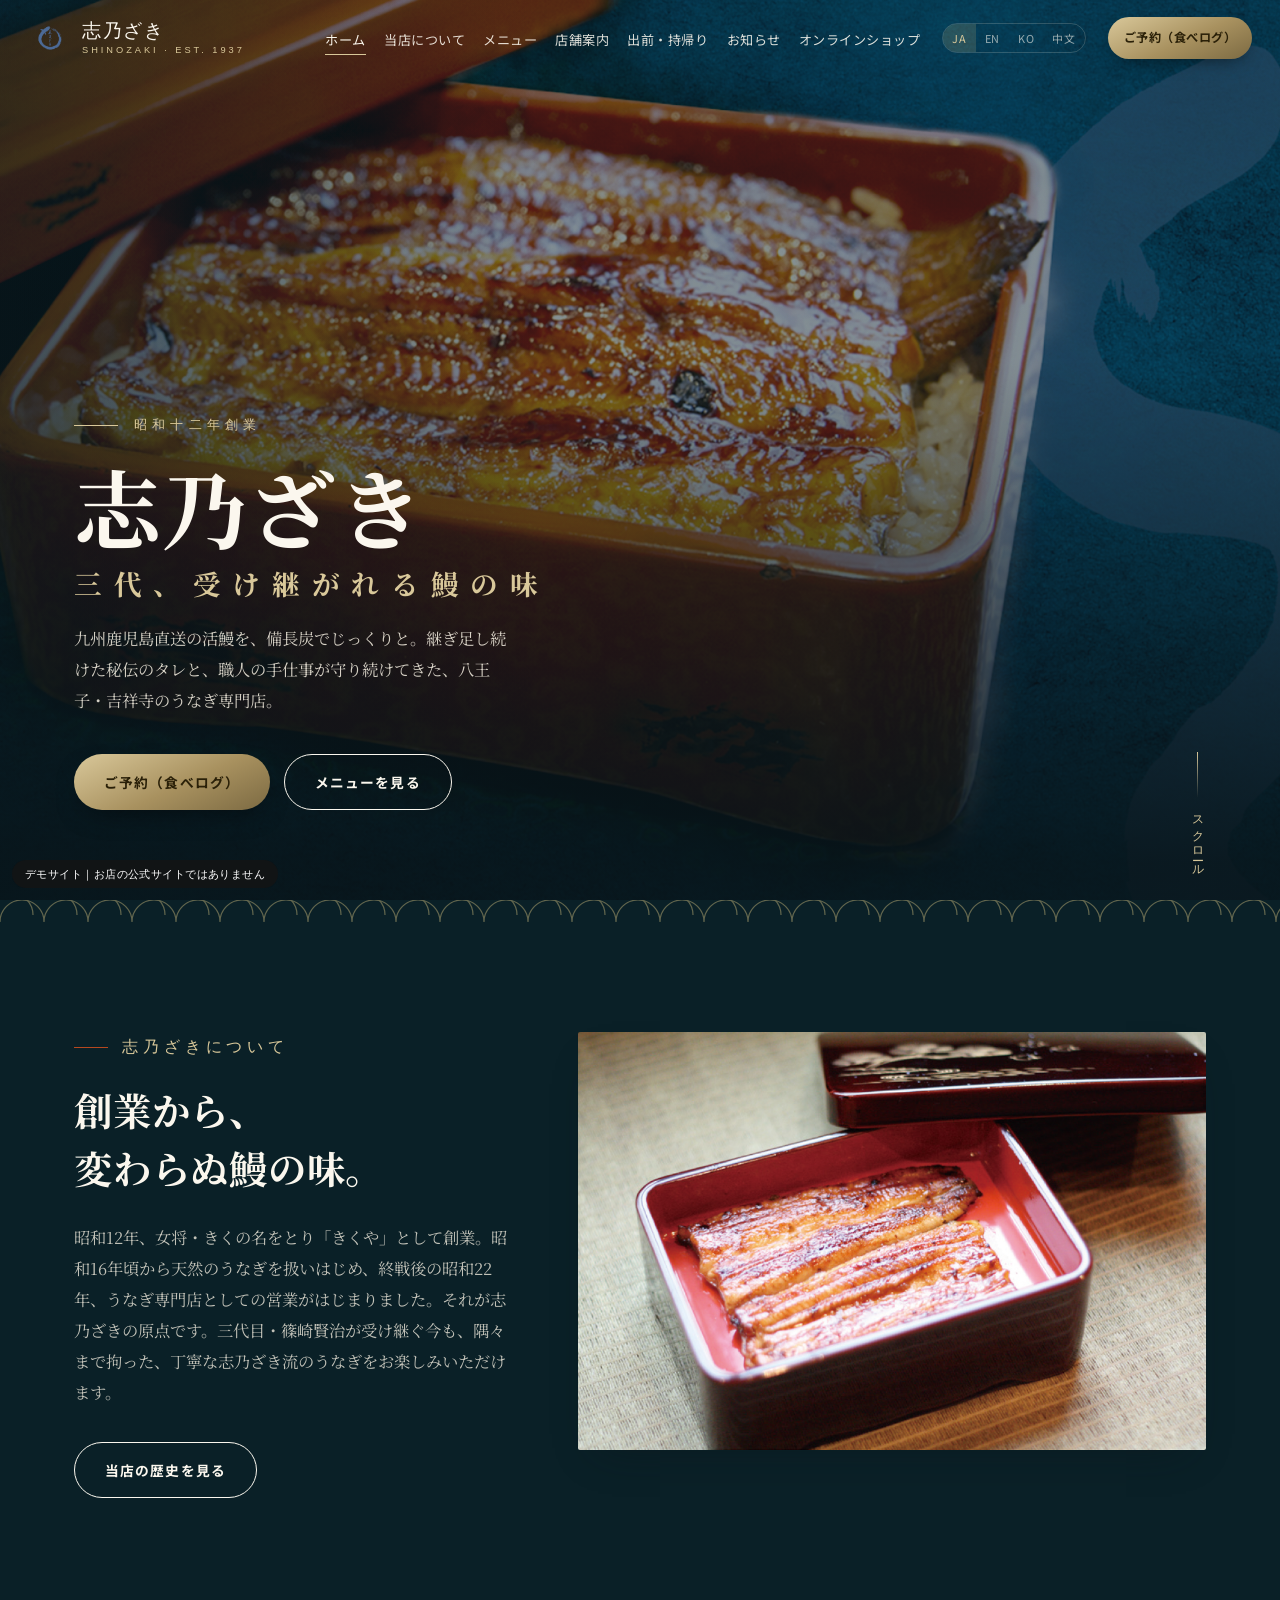
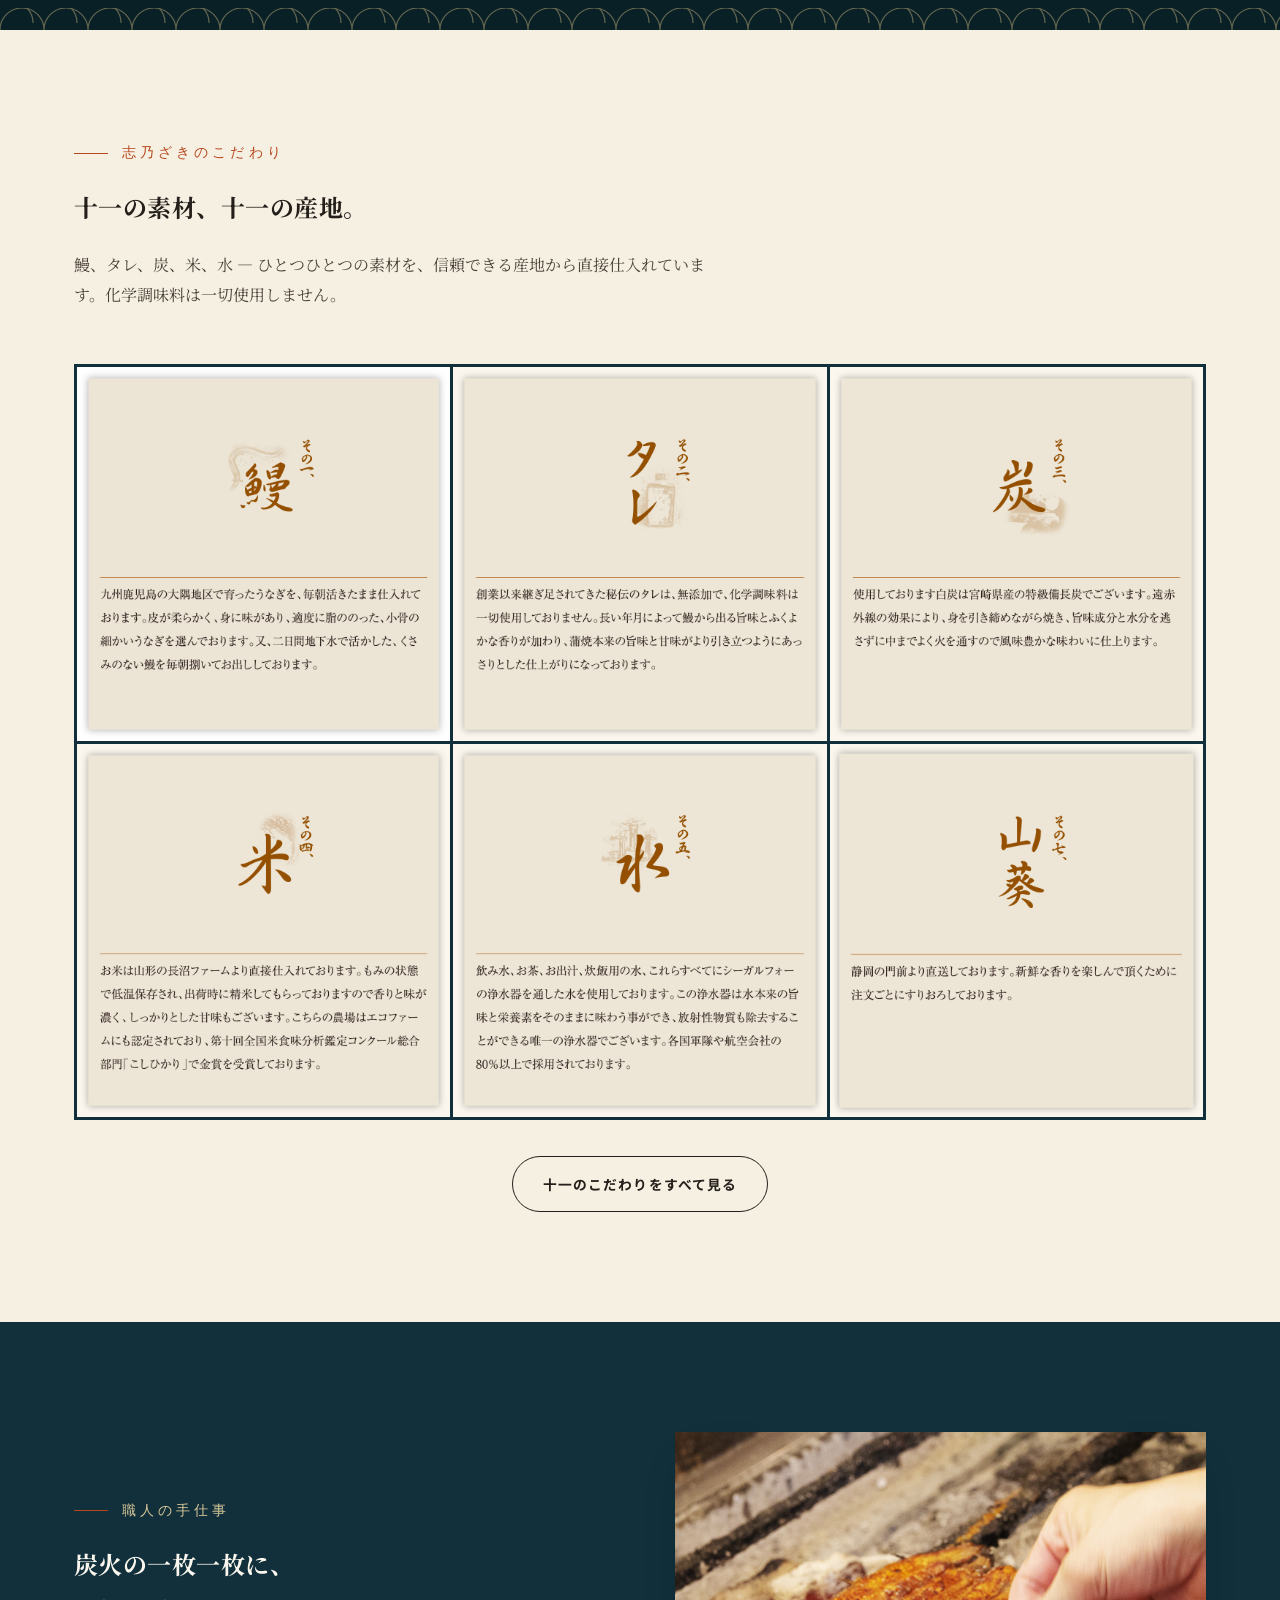
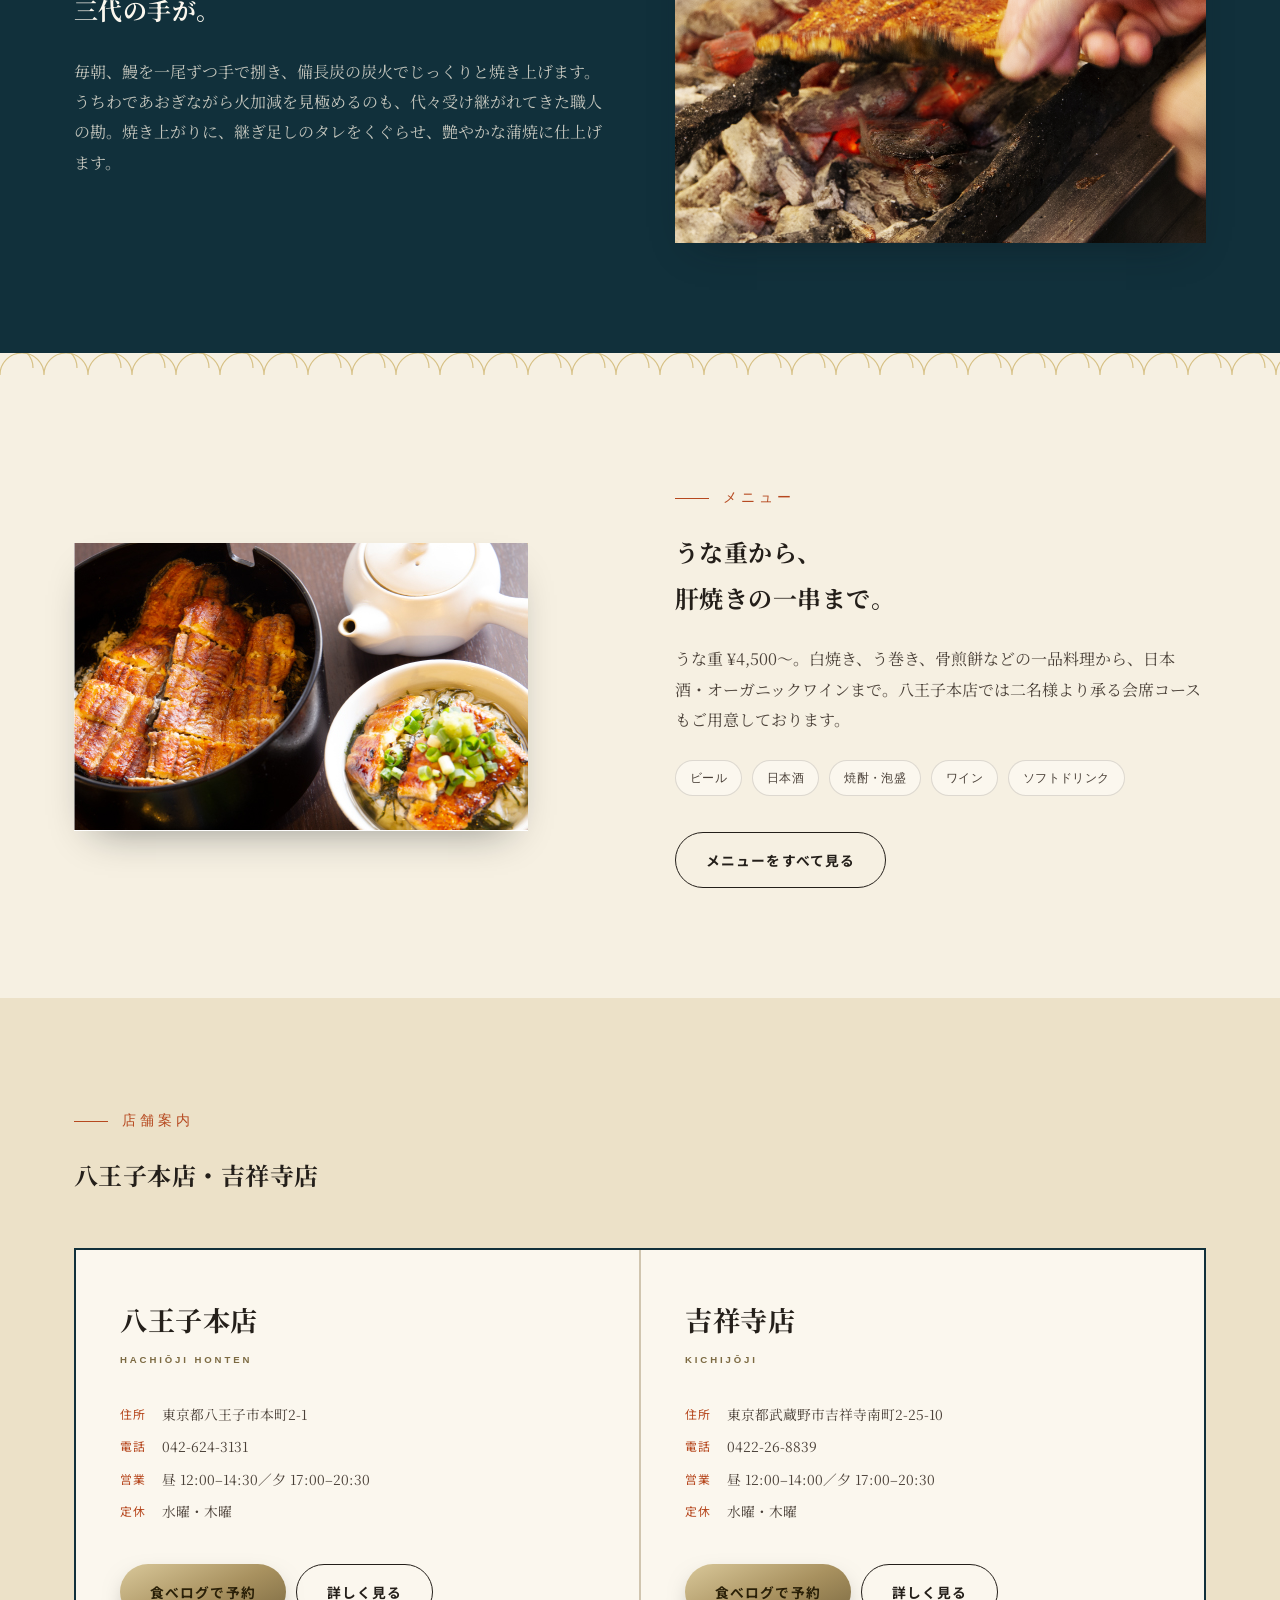
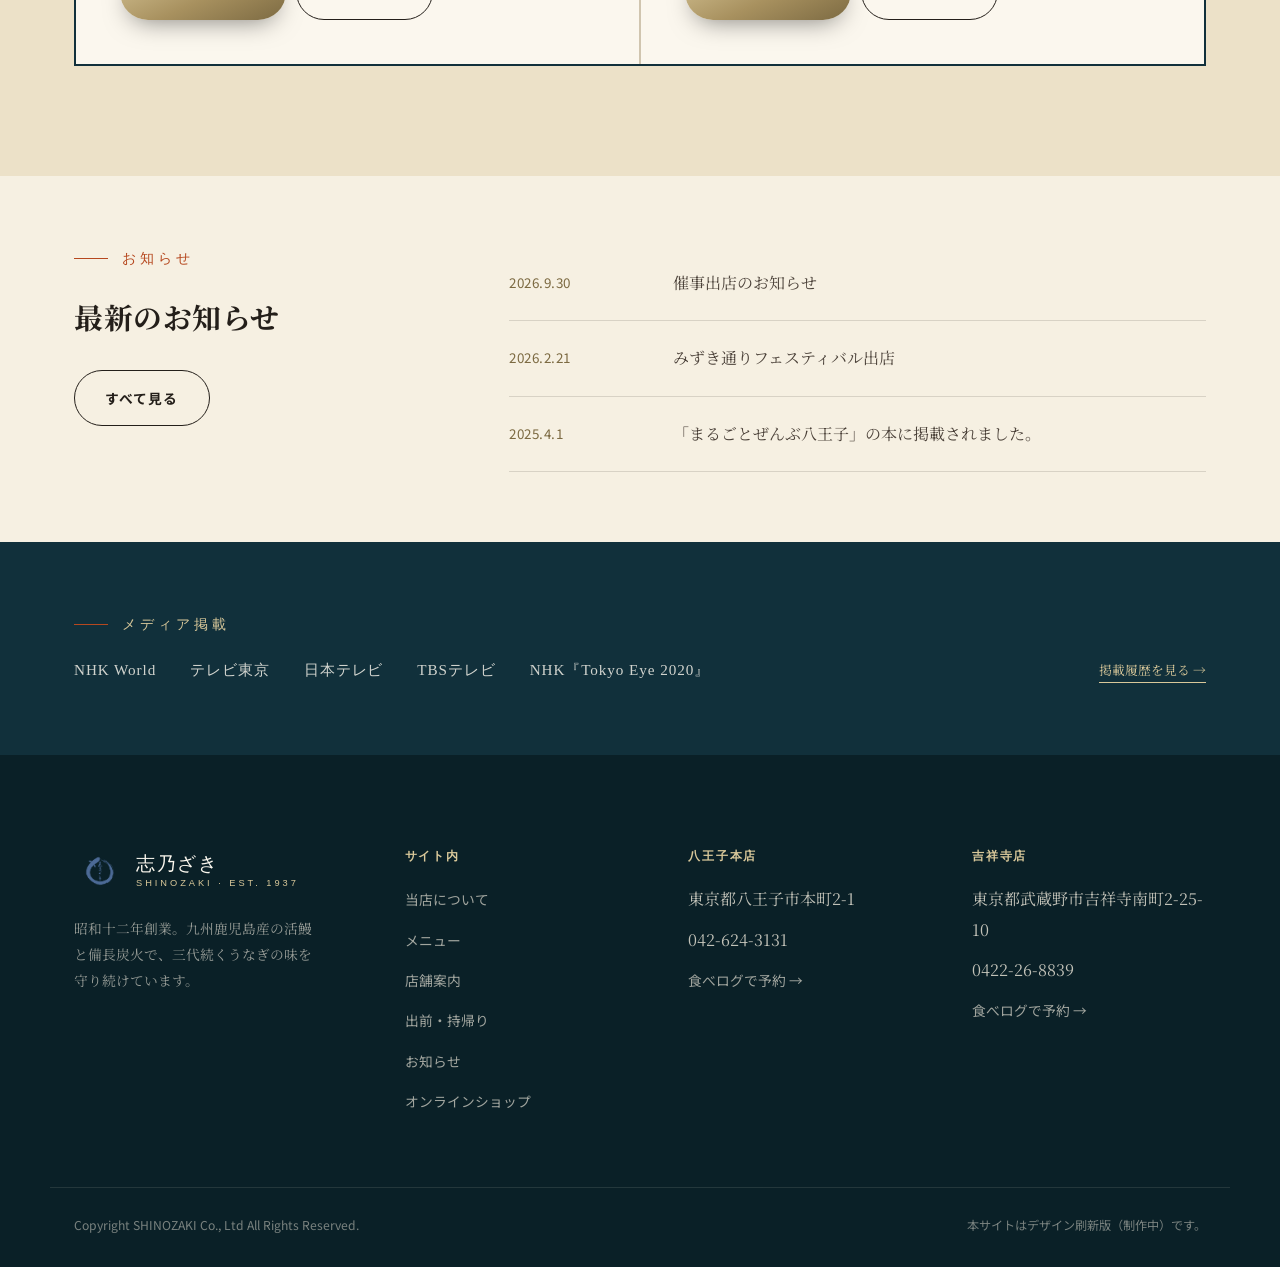
<file: index.html>
<!doctype html>
<html lang="ja" data-lang="ja">
<head>
<meta charset="utf-8">
<meta name="viewport" content="width=device-width, initial-scale=1">
<title>うなぎ 志乃ざき｜八王子本店・吉祥寺店 | Unagi Shinozaki</title>
<meta name="description" content="昭和12年創業、三代続くうなぎ専門店「志乃ざき」。八王子本店・吉祥寺店。Est. 1937 — three generations of charcoal-grilled eel in Tokyo.">
<link rel="icon" href="data:image/svg+xml,%3Csvg xmlns='http://www.w3.org/2000/svg' viewBox='0 0 100 100'%3E%3Crect width='100' height='100' rx='20' fill='%2311303b'/%3E%3Cpath d='M20 50c0-16.5 13.5-30 30-30 11.7 0 21.7 6.7 26.6 16.5M80 50c0 16.5-13.5 30-30 30-11.7 0-21.7-6.7-26.6-16.5' stroke='%23e7cf86' stroke-width='4' fill='none' stroke-linecap='round'/%3E%3C/svg%3E">
<link rel="preconnect" href="https://fonts.googleapis.com">
<link rel="preconnect" href="https://fonts.gstatic.com" crossorigin>
<link href="https://fonts.googleapis.com/css2?family=Shippori+Mincho:wght@500;700&family=Zen+Kaku+Gothic+New:wght@400;500;700&family=Noto+Serif+JP:wght@400;500;600;700&family=Noto+Serif+KR:wght@400;500;700&family=Noto+Serif+SC:wght@400;500;700&family=Noto+Sans+KR:wght@400;500;700&family=Noto+Sans+SC:wght@400;500;700&display=swap" rel="stylesheet">
<link rel="stylesheet" href="assets/css/style.css">
</head>
<body>
<div class="texture"></div>

<!-- ============================= HEADER ============================= -->
<header class="site-header">
  <a href="index.html" class="brand">
    <img class="mark logo-img" src="assets/img/logo/shinozaki-logo.png" alt="志乃ざき">
    <span class="brand-type">
      <span class="jp">志乃ざき</span>
      <span class="en">SHINOZAKI&nbsp;·&nbsp;EST.&nbsp;1937</span>
    </span>
  </a>

  <nav class="nav-main">
    <ul class="nav-links">
      <li><a href="index.html" aria-current="page" data-ja="ホーム" data-en="Home" data-ko="홈" data-zh="首页">ホーム</a></li>
      <li><a href="about.html" data-ja="当店について" data-en="Our Story" data-ko="가게 소개" data-zh="关于本店">当店について</a></li>
      <li><a href="menu.html" data-ja="メニュー" data-en="Menu" data-ko="메뉴" data-zh="菜单">メニュー</a></li>
      <li><a href="locations.html" data-ja="店舗案内" data-en="Locations" data-ko="매장 안내" data-zh="门店信息">店舗案内</a></li>
      <li><a href="delivery.html" data-ja="出前・持帰り" data-en="Delivery" data-ko="배달・포장" data-zh="外送・外带">出前・持帰り</a></li>
      <li><a href="news.html" data-ja="お知らせ" data-en="News" data-ko="공지사항" data-zh="最新消息">お知らせ</a></li>
      <li><a href="https://shinozaki.thebase.in/" target="_blank" rel="noopener" data-ja="オンラインショップ" data-en="Shop" data-ko="온라인 스토어" data-zh="网上商店">オンラインショップ</a></li>
    </ul>
    <div class="lang-toggle">
      <button data-lang-btn="ja">JA</button>
      <button data-lang-btn="en">EN</button>
      <button data-lang-btn="ko">KO</button>
      <button data-lang-btn="zh">中文</button>
    </div>
    <div class="nav-cta">
      <a class="btn-reserve" href="locations.html#reserve" data-ja="ご予約（食べログ）" data-en="Reserve · Tabelog" data-ko="예약 (타베로그)" data-zh="预约（Tabelog）">ご予約（食べログ）</a>
    </div>
  </nav>

  <button class="nav-toggle" aria-label="menu">
    <span></span><span></span><span></span>
  </button>
</header>

<div class="nav-drawer">
  <button class="close" aria-label="close">×</button>
  <a href="index.html" data-ja="ホーム" data-en="Home" data-ko="홈" data-zh="首页">ホーム</a>
  <a href="about.html" data-ja="当店について" data-en="Our Story" data-ko="가게 소개" data-zh="关于本店">当店について</a>
  <a href="menu.html" data-ja="メニュー" data-en="Menu" data-ko="메뉴" data-zh="菜单">メニュー</a>
  <a href="locations.html" data-ja="店舗案内" data-en="Locations" data-ko="매장 안내" data-zh="门店信息">店舗案内</a>
  <a href="delivery.html" data-ja="出前・持帰り" data-en="Delivery" data-ko="배달・포장" data-zh="外送・外带">出前・持帰り</a>
  <a href="news.html" data-ja="お知らせ" data-en="News" data-ko="공지사항" data-zh="最新消息">お知らせ</a>
  <a href="https://shinozaki.thebase.in/" target="_blank" rel="noopener" data-ja="オンラインショップ" data-en="Online Shop" data-ko="온라인 스토어" data-zh="网上商店">オンラインショップ</a>
  <div class="lang-toggle">
    <button data-lang-btn="ja">日本語</button>
    <button data-lang-btn="en">ENGLISH</button>
    <button data-lang-btn="ko">한국어</button>
    <button data-lang-btn="zh">中文</button>
  </div>
</div>

<!-- ============================= HERO ============================= -->
<section class="hero">
  <div class="hero-media">
    <img src="assets/img/home/main_img.jpg" alt="志乃ざきのうな重" width="2000" height="1333">
  </div>
  <div class="container hero-inner">
    <p class="hero-eyebrow" data-ja="昭和十二年創業" data-en="FOUNDED 1937 · TOKYO" data-ko="쇼와 12년 창업" data-zh="昭和十二年创业">昭和十二年創業</p>
    <h1>
      志乃ざき
      <small data-ja="三代、受け継がれる鰻の味" data-en="Three generations of charcoal-grilled eel" data-ko="삼대째 이어지는 장어의 맛" data-zh="三代传承的鳗鱼风味">三代、受け継がれる鰻の味</small>
    </h1>
    <p class="hero-sub" data-ja="九州鹿児島直送の活鰻を、備長炭でじっくりと。継ぎ足し続けた秘伝のタレと、職人の手仕事が守り続けてきた、八王子・吉祥寺のうなぎ専門店。"
       data-en="Live eel from Kagoshima, hand-filleted every morning and grilled slowly over binchōtan charcoal, finished in a tare sauce kept alive since the restaurant's founding. Two family-run dining rooms in Hachiōji and Kichijōji."
       data-ko="가고시마산 활장어를 매일 아침 직접 손질해, 비장탄 숯불로 천천히 구워냅니다. 창업 이래 이어온 비전의 타레로 마무리. 하치오지와 기치조지, 두 곳의 가족 경영 매장."
       data-zh="选用鹿儿岛活鳗鱼，每天早晨手工现宰，以备长炭炭火慢慢炙烤，最后蘸裹自创业以来延续至今的秘传酱汁。八王子与吉祥寺两家家族经营的餐厅。">
      九州鹿児島直送の活鰻を、備長炭でじっくりと。継ぎ足し続けた秘伝のタレと、職人の手仕事が守り続けてきた、八王子・吉祥寺のうなぎ専門店。
    </p>
    <div class="hero-actions">
      <a class="btn btn-gold" href="locations.html#reserve">
        <span data-ja="ご予約（食べログ）" data-en="Reserve · Tabelog" data-ko="예약 (타베로그)" data-zh="预约（Tabelog）">ご予約（食べログ）</span>
      </a>
      <a class="btn btn-line" href="menu.html">
        <span data-ja="メニューを見る" data-en="View Menu" data-ko="메뉴 보기" data-zh="查看菜单">メニューを見る</span>
      </a>
    </div>
  </div>
  <div class="hero-scroll">
    <span class="line"></span>
    <span class="tategaki-inline" style="writing-mode:vertical-rl;font-family:'Shippori Mincho',serif;letter-spacing:.2em;font-size:.72rem;" data-ja="スクロール" data-en="SCROLL" data-ko="스크롤" data-zh="向下滚动">スクロール</span>
  </div>
</section>

<div class="wave-divider on-dark" style="background-color:var(--indigo-deep)"></div>

<!-- ============================= LEDE ============================= -->
<section class="section" style="background:var(--indigo-deep)">
  <div class="container lede">
    <div class="reveal">
      <p class="eyebrow" data-ja="志乃ざきについて" data-en="ABOUT SHINOZAKI" data-ko="시노자키에 대하여" data-zh="关于志乃崎" style="color:var(--gold-soft)">志乃ざきについて</p>
      <h2 style="color:var(--paper)" data-ja="創業から、変わらぬ鰻の味。" data-en="The same taste of eel, unchanged since our founding." data-ko="창업 이래, 변하지 않는 장어의 맛." data-zh="创业以来，始终如一的鳗鱼风味。">
        創業から、<br>変わらぬ鰻の味。
      </h2>
      <p style="color:rgba(246,240,226,.78);margin-top:26px"
         data-ja="昭和12年、女将・きくの名をとり「きくや」として創業。昭和16年頃から天然のうなぎを扱いはじめ、終戦後の昭和22年、うなぎ専門店としての営業がはじまりました。それが志乃ざきの原点です。三代目・篠崎賢治が受け継ぐ今も、隅々まで拘った、丁寧な志乃ざき流のうなぎをお楽しみいただけます。"
         data-en="In 1937 our restaurant opened as “Kikuya,” named for proprietress Kiku Shinozaki. Around 1941 we began serving wild eel, and in 1947 — after the war — we became a dedicated unagi restaurant. That is the origin of Shinozaki. Today, under third-generation owner Kenji Shinozaki, every detail is still tended by hand."
         data-ko="1937년, 여주인 키쿠의 이름을 따 「키쿠야」로 창업했습니다. 1941년 무렵부터 천연 장어를 취급하기 시작해, 종전 후인 1947년 장어 전문점으로서의 영업이 시작되었습니다. 그것이 시노자키의 원점입니다. 3대째 시노자키 켄지가 이어가는 지금도, 구석구석까지 정성이 담긴 시노자키만의 장어를 맛보실 수 있습니다."
         data-zh="1937年，以女主人菊之名创立「菊屋」。约自1941年起开始经营天然鳗鱼，战后的1947年，正式以鳗鱼专门店的身份营业，这正是志乃崎的原点。如今由三代目篠崎贤治传承，依旧以一丝不苟的志乃崎风格，呈现每一份鳗鱼料理。">
        昭和12年、女将・きくの名をとり「きくや」として創業。昭和16年頃から天然のうなぎを扱いはじめ、終戦後の昭和22年、うなぎ専門店としての営業がはじまりました。それが志乃ざきの原点です。三代目・篠崎賢治が受け継ぐ今も、隅々まで拘った、丁寧な志乃ざき流のうなぎをお楽しみいただけます。
      </p>
      <a href="about.html" class="btn btn-line" style="margin-top:34px" >
        <span data-ja="当店の歴史を見る" data-en="Read our story" data-ko="당점의 역사 보기" data-zh="查看本店历史">当店の歴史を見る</span>
      </a>
    </div>
    <div class="lede-figure reveal">
      <img src="assets/img/home/top1.jpg" alt="うな重" loading="lazy">
    </div>
  </div>
</section>

<div class="wave-divider on-dark" style="background-color:var(--indigo-deep)"></div>

<!-- ============================= KODAWARI BENTO ============================= -->
<section class="section">
  <div class="container">
    <div class="reveal" style="max-width:640px;margin-bottom:54px">
      <p class="eyebrow" data-ja="志乃ざきのこだわり" data-en="OUR COMMITMENT" data-ko="시노자키의 고집" data-zh="志乃崎的匠心坚持">志乃ざきのこだわり</p>
      <h2 data-ja="十一の素材、十一の産地。" data-en="Eleven ingredients. Eleven places in Japan." data-ko="열한 가지 재료, 열한 곳의 산지." data-zh="十一种食材，十一个产地。">十一の素材、十一の産地。</h2>
      <p style="color:var(--ink-soft);margin-top:20px" data-ja="鰻、タレ、炭、米、水 — ひとつひとつの素材を、信頼できる産地から直接仕入れています。化学調味料は一切使用しません。"
         data-en="Eel, tare, charcoal, rice, water — each ingredient is sourced directly from producers we trust, with no chemical seasoning anywhere in the kitchen."
         data-ko="장어, 타레, 숯, 쌀, 물 — 하나하나의 재료를 신뢰할 수 있는 산지에서 직접 들여오고 있습니다. 화학조미료는 일절 사용하지 않습니다."
         data-zh="鳗鱼、酱汁、炭、米、水——每一种食材皆直接采购自信赖的产地。厨房中绝不使用任何化学调味料。">
        鰻、タレ、炭、米、水 — ひとつひとつの素材を、信頼できる産地から直接仕入れています。化学調味料は一切使用しません。
      </p>
    </div>

    <div class="bento teaser reveal">
      <div class="bento-cell">
        <img class="cell-img" src="assets/img/about/ab1.png" alt="その一、鰻" loading="lazy">
        <div class="cell-text">
          <span class="num" data-en="No. 01" data-ko="그 첫 번째" data-zh="之一">その一</span>
          <span class="tag" data-en="ŌSUMI, KAGOSHIMA" data-ko="가고시마현 오스미" data-zh="鹿儿岛县 大隅">鹿児島県 大隅</span>
          <h3 data-en="Eel" data-ko="장어" data-zh="鳗鱼">鰻</h3>
          <p data-en="Live eel raised in Ōsumi, Kagoshima, rested two days in groundwater and hand-filleted every morning." data-ko="가고시마현 오스미산 활장어. 이틀간 지하수에 둔 뒤 매일 아침 손질합니다." data-zh="采购自鹿儿岛大隅的活鳗鱼，在地下水中静养两天后每日清晨处理。"></p>
        </div>
      </div>
      <div class="bento-cell">
        <img class="cell-img" src="assets/img/about/ab2.png" alt="その二、タレ" loading="lazy">
        <div class="cell-text">
          <span class="num" data-en="No. 02" data-ko="그 두 번째" data-zh="之二">その二</span>
          <span class="tag" data-en="SINCE 1937" data-ko="창업 이래" data-zh="自创业以来">継ぎ足し 創業以来</span>
          <h3 data-en="Tare Sauce" data-ko="소스(타레)" data-zh="酱汁（タレ）">タレ</h3>
          <p data-en="Topped up since 1937 — no additives, no chemical seasoning." data-ko="1937년 창업 이래 이어온 타레. 무첨가, 화학조미료 불사용." data-zh="自1937年创业以来续添的酱汁，无添加、不使用化学调味料。"></p>
        </div>
      </div>
      <div class="bento-cell">
        <img class="cell-img" src="assets/img/about/ab3.png" alt="その三、炭" loading="lazy">
        <div class="cell-text">
          <span class="num" data-en="No. 03" data-ko="그 세 번째" data-zh="之三">その三</span>
          <span class="tag" data-en="MIYAZAKI" data-ko="미야자키현" data-zh="宫崎县">宮崎県</span>
          <h3 data-en="Charcoal" data-ko="숯" data-zh="炭">炭</h3>
          <p data-en="Premium binchōtan charcoal, seared with far-infrared heat." data-ko="원적외선으로 굽는 특급 비장탄." data-zh="以远红外线炙烤的特级备长炭。"></p>
        </div>
      </div>
      <div class="bento-cell">
        <img class="cell-img" src="assets/img/about/ab4.png" alt="その四、米" loading="lazy">
        <div class="cell-text">
          <span class="num" data-en="No. 04" data-ko="그 네 번째" data-zh="之四">その四</span>
          <span class="tag" data-en="YAMAGATA" data-ko="야마가타현" data-zh="山形县">山形県</span>
          <h3 data-en="Rice" data-ko="쌀" data-zh="大米">米</h3>
          <p data-en="Koshihikari rice, direct from Naganuma Farm." data-ko="나가누마 팜에서 직송된 고시히카리 쌀." data-zh="直送自长沼农场的越光米。"></p>
        </div>
      </div>
      <div class="bento-cell">
        <img class="cell-img" src="assets/img/about/ab5.png" alt="その五、水" loading="lazy">
        <div class="cell-text">
          <span class="num" data-en="No. 05" data-ko="그 다섯 번째" data-zh="之五">その五</span>
          <span class="tag" data-en="FILTERED" data-ko="정수 사용" data-zh="净水">浄水</span>
          <h3 data-en="Water" data-ko="물" data-zh="水">水</h3>
          <p data-en="Filtered water is used for everything — from drinking water to dashi." data-ko="마시는 물부터 육수까지 모두 정수를 사용합니다." data-zh="从饮用水到高汤，全部使用净水。"></p>
        </div>
      </div>
      <div class="bento-cell">
        <img class="cell-img" src="assets/img/about/ab7.png" alt="その七、山葵" loading="lazy">
        <div class="cell-text">
          <span class="num" data-en="No. 07" data-ko="그 일곱 번째" data-zh="之七">その七</span>
          <span class="tag" data-en="MONZEN, SHIZUOKA" data-ko="시즈오카현 몬젠" data-zh="静冈县 门前">静岡県 門前</span>
          <h3 data-en="Wasabi" data-ko="와사비" data-zh="山葵">山葵</h3>
          <p data-en="Delivered direct from Monzen, Shizuoka, and grated fresh per order." data-ko="시즈오카 몬젠에서 직송되어 주문마다 즉석에서 갈아냅니다." data-zh="直送自静冈门前，每份订单现点现磨。"></p>
        </div>
      </div>
    </div>

    <div class="reveal" style="text-align:center;margin-top:36px">
      <a href="about.html#kodawari" class="btn btn-ink">
        <span data-ja="十一のこだわりをすべて見る" data-en="See all eleven commitments" data-ko="열한 가지 고집을 모두 보기" data-zh="查看全部十一项匠心坚持">十一のこだわりをすべて見る</span>
      </a>
    </div>
  </div>
</section>

<!-- ============================= CRAFT (on indigo) ============================= -->
<section class="section on-indigo">
  <div class="container split-even">
    <div class="reveal" style="order:2">
      <img src="assets/img/home/top2.jpg" alt="備長炭で鰻を焼く" style="box-shadow:var(--shadow)" loading="lazy">
    </div>
    <div class="reveal">
      <p class="eyebrow" style="color:var(--gold-soft)" data-ja="職人の手仕事" data-en="CRAFTSMANSHIP" data-ko="장인의 손길" data-zh="匠人手艺">職人の手仕事</p>
      <h2 data-ja="炭火の一枚一枚に、三代の手が。" data-en="Every fillet, grilled by hand, over three generations." data-ko="숯불에 구워지는 한 점 한 점에, 삼대의 손길이." data-zh="炭火炙烤的每一片，都凝聚着三代人的手艺。">炭火の一枚一枚に、<br>三代の手が。</h2>
      <p style="color:rgba(246,240,226,.78);margin-top:24px" data-ja="毎朝、鰻を一尾ずつ手で捌き、備長炭の炭火でじっくりと焼き上げます。うちわであおぎながら火加減を見極めるのも、代々受け継がれてきた職人の勘。焼き上がりに、継ぎ足しのタレをくぐらせ、艶やかな蒲焼に仕上げます。"
         data-en="Each eel is hand-filleted every morning and grilled slowly over binchōtan charcoal, the flame fanned and watched by instinct passed down through three generations. At the finish, each fillet is dipped in our decades-old tare for its glossy, caramelised glaze."
         data-ko="매일 아침, 장어를 한 마리씩 손질하여 비장탄 숯불로 정성껏 구워냅니다. 부채질을 하며 불 조절을 가늠하는 것도, 대대로 이어져 온 장인의 감각입니다. 구운 뒤에는 오랜 세월 이어온 타레에 담가, 윤기 흐르는 가바야키로 완성합니다."
         data-zh="每天早晨，手工处理每一条鳗鱼，以备长炭炭火细心慢烤。一边摇扇一边凭手感调控火候，是代代相传的职人直觉。烤好后蘸裹传承数十年的秘传酱汁，呈现油亮诱人的蒲烧风味。">
        毎朝、鰻を一尾ずつ手で捌き、備長炭の炭火でじっくりと焼き上げます。うちわであおぎながら火加減を見極めるのも、代々受け継がれてきた職人の勘。焼き上がりに、継ぎ足しのタレをくぐらせ、艶やかな蒲焼に仕上げます。
      </p>
    </div>
  </div>
</section>

<div class="wave-divider"></div>

<!-- ============================= MENU TEASER ============================= -->
<section class="section">
  <div class="container split-even">
    <div class="reveal">
      <img src="assets/img/home/top3.jpg" alt="ひつまぶしと出汁茶漬け" style="box-shadow:var(--shadow)" loading="lazy">
    </div>
    <div class="reveal">
      <p class="eyebrow" data-ja="メニュー" data-en="MENU" data-ko="메뉴" data-zh="菜单">メニュー</p>
      <h2 data-ja="うな重から、肝焼きの一串まで。" data-en="From a box of unajū to a single skewer of grilled liver." data-ko="우나주부터 간 꼬치 한 개까지." data-zh="从鳗鱼饭盒到一串烤肝。">うな重から、<br>肝焼きの一串まで。</h2>
      <p style="color:var(--ink-soft);margin-top:24px" data-ja="うな重 ¥4,500〜。白焼き、う巻き、骨煎餅などの一品料理から、日本酒・オーガニックワインまで。八王子本店では二名様より承る会席コースもご用意しております。"
         data-en="Unajū from ¥4,500. À la carte dishes like shiroyaki and umaki, plus sake and organic wine. Hachiōji also offers a seasonal kaiseki course menu for two or more."
         data-ko="우나주 ¥4,500부터. 시로야키, 우마키 등 단품 요리부터 사케, 오가닉 와인까지. 하치오지 본점에서는 2인 이상 가이세키 코스도 준비되어 있습니다."
         data-zh="鳗鱼饭盒¥4,500起。白烧、蛋卷烧等单点料理，搭配日本酒与有机葡萄酒。八王子总店另设两位以上可享用的季节会席套餐。">
        うな重 ¥4,500〜。白焼き、う巻き、骨煎餅などの一品料理から、日本酒・オーガニックワインまで。八王子本店では二名様より承る会席コースもご用意しております。
      </p>
      <div class="drink-tags">
        <span data-ja="ビール" data-en="Beer" data-ko="맥주" data-zh="啤酒">ビール</span>
        <span data-ja="日本酒" data-en="Sake" data-ko="사케" data-zh="日本酒">日本酒</span>
        <span data-ja="焼酎・泡盛" data-en="Shōchū &amp; Awamori" data-ko="소주・아와모리" data-zh="烧酒・泡盛">焼酎・泡盛</span>
        <span data-ja="ワイン" data-en="Wine" data-ko="와인" data-zh="葡萄酒">ワイン</span>
        <span data-ja="ソフトドリンク" data-en="Soft Drinks" data-ko="소프트드링크" data-zh="软饮">ソフトドリンク</span>
      </div>
      <a href="menu.html" class="btn btn-ink" style="margin-top:30px">
        <span data-ja="メニューをすべて見る" data-en="View full menu" data-ko="메뉴 전체 보기" data-zh="查看完整菜单">メニューをすべて見る</span>
      </a>
    </div>
  </div>
</section>

<!-- ============================= LOCATIONS TEASER ============================= -->
<section class="section on-cream-deep" id="locations">
  <div class="container">
    <div class="reveal" style="margin-bottom:50px">
      <p class="eyebrow" data-ja="店舗案内" data-en="LOCATIONS" data-ko="매장 안내" data-zh="门店信息">店舗案内</p>
      <h2 data-ja="八王子本店・吉祥寺店" data-en="Hachiōji &amp; Kichijōji" data-ko="하치오지 본점・기치조지점" data-zh="八王子总店・吉祥寺店">八王子本店・吉祥寺店</h2>
    </div>

    <div class="store-grid reveal">
      <div class="store-card">
        <h3 class="store-name" data-ja="八王子本店" data-en="Hachiōji — Main Store" data-ko="하치오지 본점" data-zh="八王子总店">
          八王子本店<span class="en" data-ja="HACHIŌJI HONTEN" data-en="HACHIŌJI HONTEN">HACHIŌJI HONTEN</span>
        </h3>
        <dl class="store-meta">
          <dt data-ja="住所" data-en="Address" data-ko="주소" data-zh="地址">住所</dt><dd data-ja="東京都八王子市本町2-1" data-en="2-1 Honchō, Hachiōji, Tokyo 192-0066" data-ko="도쿄도 하치오지시 혼마치 2-1" data-zh="东京都八王子市本町2-1">東京都八王子市本町2-1</dd>
          <dt data-ja="電話" data-en="Tel" data-ko="전화" data-zh="电话">電話</dt><dd>042-624-3131</dd>
          <dt data-ja="営業" data-en="Hours" data-ko="영업" data-zh="营业时间">営業</dt><dd data-ja="昼 12:00–14:30／夕 17:00–20:30" data-en="Lunch 12:00–2:30pm · Dinner 5:00–8:30pm" data-ko="점심 12:00~14:30／저녁 17:00~20:30" data-zh="午市 12:00–14:30／晚市 17:00–20:30">昼 12:00–14:30／夕 17:00–20:30</dd>
          <dt data-ja="定休" data-en="Closed" data-ko="정기휴무" data-zh="休息日">定休</dt><dd data-ja="水曜・木曜" data-en="Wednesdays &amp; Thursdays" data-ko="수요일·목요일" data-zh="周三・周四">水曜・木曜</dd>
        </dl>
        <div class="store-actions">
          <a class="btn btn-gold" href="https://yoyaku.tabelog.com/yoyaku/net_booking_form/index?rcd=13016384" target="_blank" rel="noopener"><span data-ja="食べログで予約" data-en="Reserve on Tabelog" data-ko="타베로그에서 예약" data-zh="在Tabelog预约">食べログで予約</span></a>
          <a class="btn btn-ink" href="locations.html#hachioji"><span data-ja="詳しく見る" data-en="Details" data-ko="자세히 보기" data-zh="查看详情">詳しく見る</span></a>
        </div>
      </div>

      <div class="store-card">
        <h3 class="store-name" data-ja="吉祥寺店" data-en="Kichijōji" data-ko="기치조지점" data-zh="吉祥寺店">
          吉祥寺店<span class="en" data-ja="KICHIJŌJI" data-en="KICHIJŌJI">KICHIJŌJI</span>
        </h3>
        <dl class="store-meta">
          <dt data-ja="住所" data-en="Address" data-ko="주소" data-zh="地址">住所</dt><dd data-ja="東京都武蔵野市吉祥寺南町2-25-10" data-en="2-25-10 Kichijōji Minamichō, Musashino, Tokyo 180-0003" data-ko="도쿄도 무사시노시 기치조지미나미초 2-25-10" data-zh="东京都武藏野市吉祥寺南町2-25-10">東京都武蔵野市吉祥寺南町2-25-10</dd>
          <dt data-ja="電話" data-en="Tel" data-ko="전화" data-zh="电话">電話</dt><dd>0422-26-8839</dd>
          <dt data-ja="営業" data-en="Hours" data-ko="영업" data-zh="营业时间">営業</dt><dd data-ja="昼 12:00–14:00／夕 17:00–20:30" data-en="Lunch 12:00–2:00pm · Dinner 5:00–8:30pm" data-ko="점심 12:00~14:00／저녁 17:00~20:30" data-zh="午市 12:00–14:00／晚市 17:00–20:30">昼 12:00–14:00／夕 17:00–20:30</dd>
          <dt data-ja="定休" data-en="Closed" data-ko="정기휴무" data-zh="休息日">定休</dt><dd data-ja="水曜・木曜" data-en="Wednesdays &amp; Thursdays" data-ko="수요일·목요일" data-zh="周三・周四">水曜・木曜</dd>
        </dl>
        <div class="store-actions">
          <a class="btn btn-gold" href="https://yoyaku.tabelog.com/yoyaku/net_booking_form/index?rcd=13202263" target="_blank" rel="noopener"><span data-ja="食べログで予約" data-en="Reserve on Tabelog" data-ko="타베로그에서 예약" data-zh="在Tabelog预约">食べログで予約</span></a>
          <a class="btn btn-ink" href="locations.html#kichijoji"><span data-ja="詳しく見る" data-en="Details" data-ko="자세히 보기" data-zh="查看详情">詳しく見る</span></a>
        </div>
      </div>
    </div>
  </div>
</section>

<!-- ============================= NEWS PREVIEW ============================= -->
<section class="section-tight">
  <div class="container split-news">
    <div class="reveal">
      <p class="eyebrow" data-ja="お知らせ" data-en="NEWS" data-ko="공지사항" data-zh="最新消息">お知らせ</p>
      <h2 style="font-size:1.8rem" data-ja="最新のお知らせ" data-en="Latest updates" data-ko="최신 공지사항" data-zh="最新消息">最新のお知らせ</h2>
      <a href="news.html" class="btn btn-ink" style="margin-top:26px"><span data-ja="すべて見る" data-en="View all" data-ko="전체 보기" data-zh="查看全部">すべて見る</span></a>
    </div>
    <div class="news-list reveal">
      <div class="news-item">
        <time datetime="2026-09-30" data-ja="2026.9.30" data-en="Sep 30, 2026" data-ko="2026.9.30" data-zh="2026.9.30">2026.9.30</time>
        <p data-ja="催事出店のお知らせ" data-en="Announcement: upcoming pop-up event appearance." data-ko="행사 출점 안내" data-zh="活动摆摊通知">催事出店のお知らせ</p>
      </div>
      <div class="news-item">
        <time datetime="2026-02-21" data-ja="2026.2.21" data-en="Feb 21, 2026" data-ko="2026.2.21" data-zh="2026.2.21">2026.2.21</time>
        <p data-ja="みずき通りフェスティバル出店" data-en="Appearing at the Mizuki-dōri Festival." data-ko="미즈키도리 페스티벌 출점" data-zh="参加瑞树街道祭典摆摊">みずき通りフェスティバル出店</p>
      </div>
      <div class="news-item">
        <time datetime="2025-04-01" data-ja="2025.4.1" data-en="Apr 1, 2025" data-ko="2025.4.1" data-zh="2025.4.1">2025.4.1</time>
        <p data-ja="「まるごとぜんぶ八王子」の本に掲載されました。" data-en="Featured in the book “Marugoto Zenbu Hachiōji.”" data-ko="서적 「마루고토 젠부 하치오지」에 게재되었습니다." data-zh="刊登于书籍《まるごとぜんぶ八王子》。">「まるごとぜんぶ八王子」の本に掲載されました。</p>
      </div>
    </div>
  </div>
</section>

<!-- ============================= PRESS ============================= -->
<section class="section-tight on-indigo">
  <div class="container">
    <p class="eyebrow" style="color:var(--gold-soft)" data-ja="メディア掲載" data-en="AS FEATURED IN" data-ko="미디어 소개" data-zh="媒体报道">メディア掲載</p>
    <div class="press-strip reveal">
      <span class="press-badge">NHK World</span>
      <span class="press-badge" data-ja="テレビ東京" data-en="TV Tokyo" data-ko="테레비 도쿄" data-zh="TV东京">テレビ東京</span>
      <span class="press-badge" data-ja="日本テレビ" data-en="Nippon TV" data-ko="일본테레비" data-zh="日本电视台">日本テレビ</span>
      <span class="press-badge" data-ja="TBSテレビ" data-en="TBS" data-ko="TBS테레비" data-zh="TBS电视台">TBSテレビ</span>
      <span class="press-badge" data-ja="NHK『Tokyo Eye 2020』" data-en="NHK “Tokyo Eye 2020”" data-ko="NHK 『Tokyo Eye 2020』" data-zh="NHK「Tokyo Eye 2020」">NHK『Tokyo Eye 2020』</span>
      <a href="news.html#media" style="margin-left:auto;font-size:.8rem;color:var(--gold-soft);border-bottom:1px solid var(--gold-soft)" data-ja="掲載履歴を見る →" data-en="Press history →" data-ko="소개 이력 보기 →" data-zh="查看报道历史 →">掲載履歴を見る →</a>
    </div>
  </div>
</section>

<!-- ============================= FOOTER ============================= -->
<footer class="site-footer">
  <div class="container footer-grid">
    <div class="footer-brand">
      <a href="index.html" class="brand">
        <img class="mark logo-img" src="assets/img/logo/shinozaki-logo.png" alt="志乃ざき">
        <span class="brand-type"><span class="jp">志乃ざき</span><span class="en">SHINOZAKI · EST. 1937</span></span>
      </a>
      <p data-ja="昭和十二年創業。九州鹿児島産の活鰻と備長炭火で、三代続くうなぎの味を守り続けています。" data-en="Founded 1937. Three generations of charcoal-grilled eel, made with live eel from Kagoshima." data-ko="1937년 창업. 규슈 가고시마산 활장어와 비장탄 숯불로, 3대째 이어온 장어 맛을 지켜오고 있습니다." data-zh="创业于1937年。以九州鹿儿岛产活鳗鱼与备长炭炭火，守护三代传承的鳗鱼风味。">昭和十二年創業。九州鹿児島産の活鰻と備長炭火で、三代続くうなぎの味を守り続けています。</p>
    </div>
    <div class="footer-col">
      <h4 data-ja="サイト内" data-en="EXPLORE" data-ko="사이트 내" data-zh="站内导航">サイト内</h4>
      <ul>
        <li><a href="about.html" data-ja="当店について" data-en="Our Story" data-ko="가게 소개" data-zh="关于本店">当店について</a></li>
        <li><a href="menu.html" data-ja="メニュー" data-en="Menu" data-ko="메뉴" data-zh="菜单">メニュー</a></li>
        <li><a href="locations.html" data-ja="店舗案内" data-en="Locations" data-ko="매장 안내" data-zh="门店信息">店舗案内</a></li>
      <li><a href="delivery.html" data-ja="出前・持帰り" data-en="Delivery" data-ko="배달・포장" data-zh="外送・外带">出前・持帰り</a></li>
        <li><a href="news.html" data-ja="お知らせ" data-en="News" data-ko="공지사항" data-zh="最新消息">お知らせ</a></li>
        <li><a href="https://shinozaki.thebase.in/" target="_blank" rel="noopener" data-ja="オンラインショップ" data-en="Online Shop" data-ko="온라인 스토어" data-zh="网上商店">オンラインショップ</a></li>
      </ul>
    </div>
    <div class="footer-col">
      <h4 data-ja="八王子本店" data-en="HACHIŌJI" data-ko="하치오지 본점" data-zh="八王子总店">八王子本店</h4>
      <ul>
        <li data-ja="東京都八王子市本町2-1" data-en="2-1 Honchō, Hachiōji, Tokyo" data-ko="도쿄도 하치오지시 혼마치 2-1" data-zh="东京都八王子市本町2-1">東京都八王子市本町2-1</li>
        <li>042-624-3131</li>
        <li><a href="https://yoyaku.tabelog.com/yoyaku/net_booking_form/index?rcd=13016384" target="_blank" rel="noopener" data-ja="食べログで予約 →" data-en="Reserve on Tabelog →" data-ko="타베로그에서 예약 →" data-zh="在Tabelog预约 →">食べログで予約 →</a></li>
      </ul>
    </div>
    <div class="footer-col">
      <h4 data-ja="吉祥寺店" data-en="KICHIJŌJI" data-ko="기치조지점" data-zh="吉祥寺店">吉祥寺店</h4>
      <ul>
        <li data-ja="東京都武蔵野市吉祥寺南町2-25-10" data-en="2-25-10 Kichijōji Minamichō, Musashino, Tokyo" data-ko="도쿄도 무사시노시 기치조지미나미초 2-25-10" data-zh="东京都武藏野市吉祥寺南町2-25-10">東京都武蔵野市吉祥寺南町2-25-10</li>
        <li>0422-26-8839</li>
        <li><a href="https://yoyaku.tabelog.com/yoyaku/net_booking_form/index?rcd=13202263" target="_blank" rel="noopener" data-ja="食べログで予約 →" data-en="Reserve on Tabelog →" data-ko="타베로그에서 예약 →" data-zh="在Tabelog预约 →">食べログで予約 →</a></li>
      </ul>
    </div>
  </div>
  <div class="container footer-bottom">
    <span>Copyright SHINOZAKI Co., Ltd All Rights Reserved.</span>
    <span data-ja="本サイトはデザイン刷新版（制作中）です。" data-en="This is a redesigned concept site." data-ko="본 사이트는 디자인 리뉴얼 버전(제작 중)입니다." data-zh="本网站为设计改版版本（制作中）。">本サイトはデザイン刷新版（制作中）です。</span>
  </div>
</footer>

<div class="mobile-reserve-bar">
  <a class="btn btn-gold" href="https://yoyaku.tabelog.com/yoyaku/net_booking_form/index?rcd=13016384" target="_blank" rel="noopener" style="padding:11px 14px;font-size:.74rem"><span data-ja="八王子店 予約" data-en="Reserve Hachiōji" data-ko="하치오지점 예약" data-zh="预约八王子店">八王子店 予約</span></a>
  <a class="btn btn-gold" href="https://yoyaku.tabelog.com/yoyaku/net_booking_form/index?rcd=13202263" target="_blank" rel="noopener" style="padding:11px 14px;font-size:.74rem"><span data-ja="吉祥寺店 予約" data-en="Reserve Kichijōji" data-ko="기치조지점 예약" data-zh="预约吉祥寺店">吉祥寺店 予約</span></a>
</div>

<script src="assets/js/main.js"></script>

<!-- Demo notice: this site is a sample made by Madino Design -->
<style>.mdn-demo{position:fixed;left:12px;bottom:calc(12px + env(safe-area-inset-bottom));z-index:2147483000;max-width:calc(100vw - 24px);padding:6px 13px;border-radius:999px;background:rgba(20,20,20,.8);color:#fff;font:500 11px/1.5 -apple-system,BlinkMacSystemFont,"Hiragino Sans","Noto Sans JP",sans-serif;letter-spacing:.04em;backdrop-filter:blur(6px);-webkit-backdrop-filter:blur(6px);pointer-events:none}@media(max-width:900px){.mdn-demo{bottom:auto;top:calc(76px + env(safe-area-inset-top));left:50%;transform:translateX(-50%);white-space:nowrap;font-size:10px}}</style><div role="note" class="mdn-demo">デモサイト｜お店の公式サイトではありません</div>
</body>
</html>
</file>
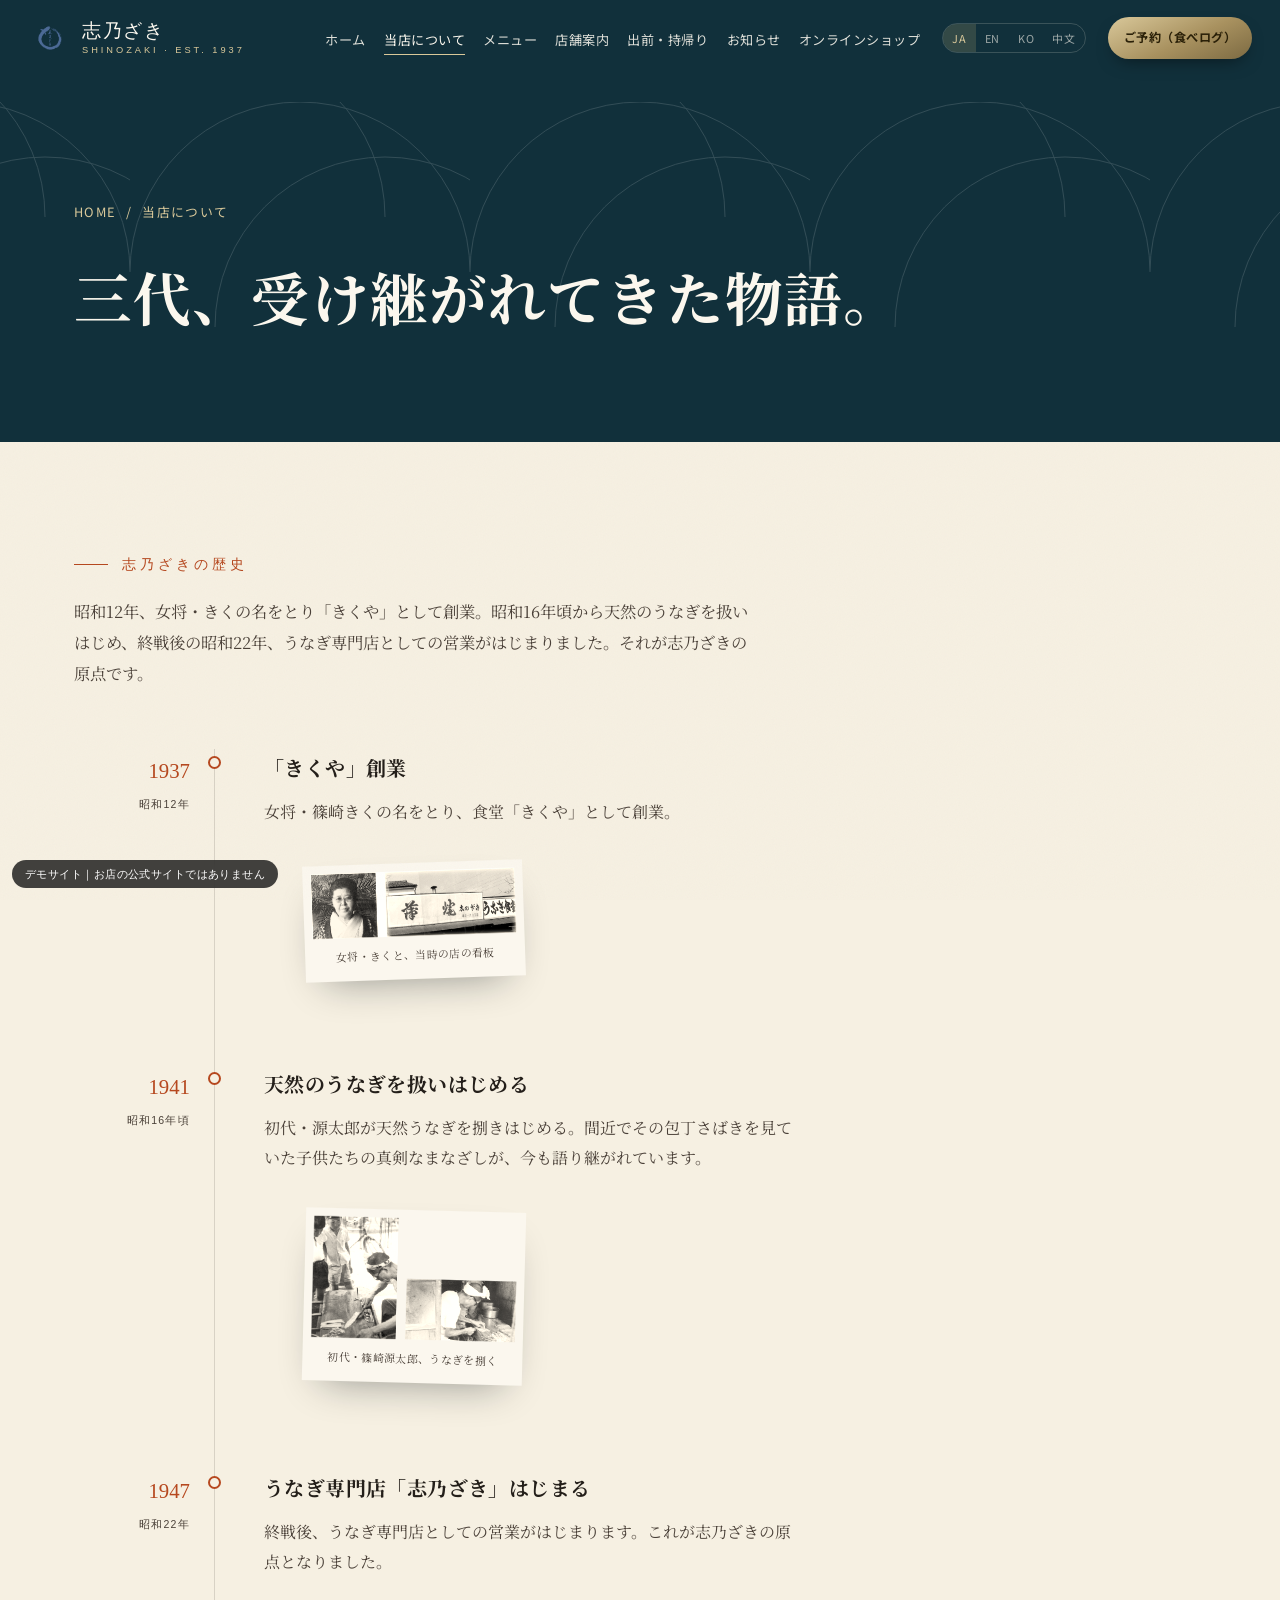
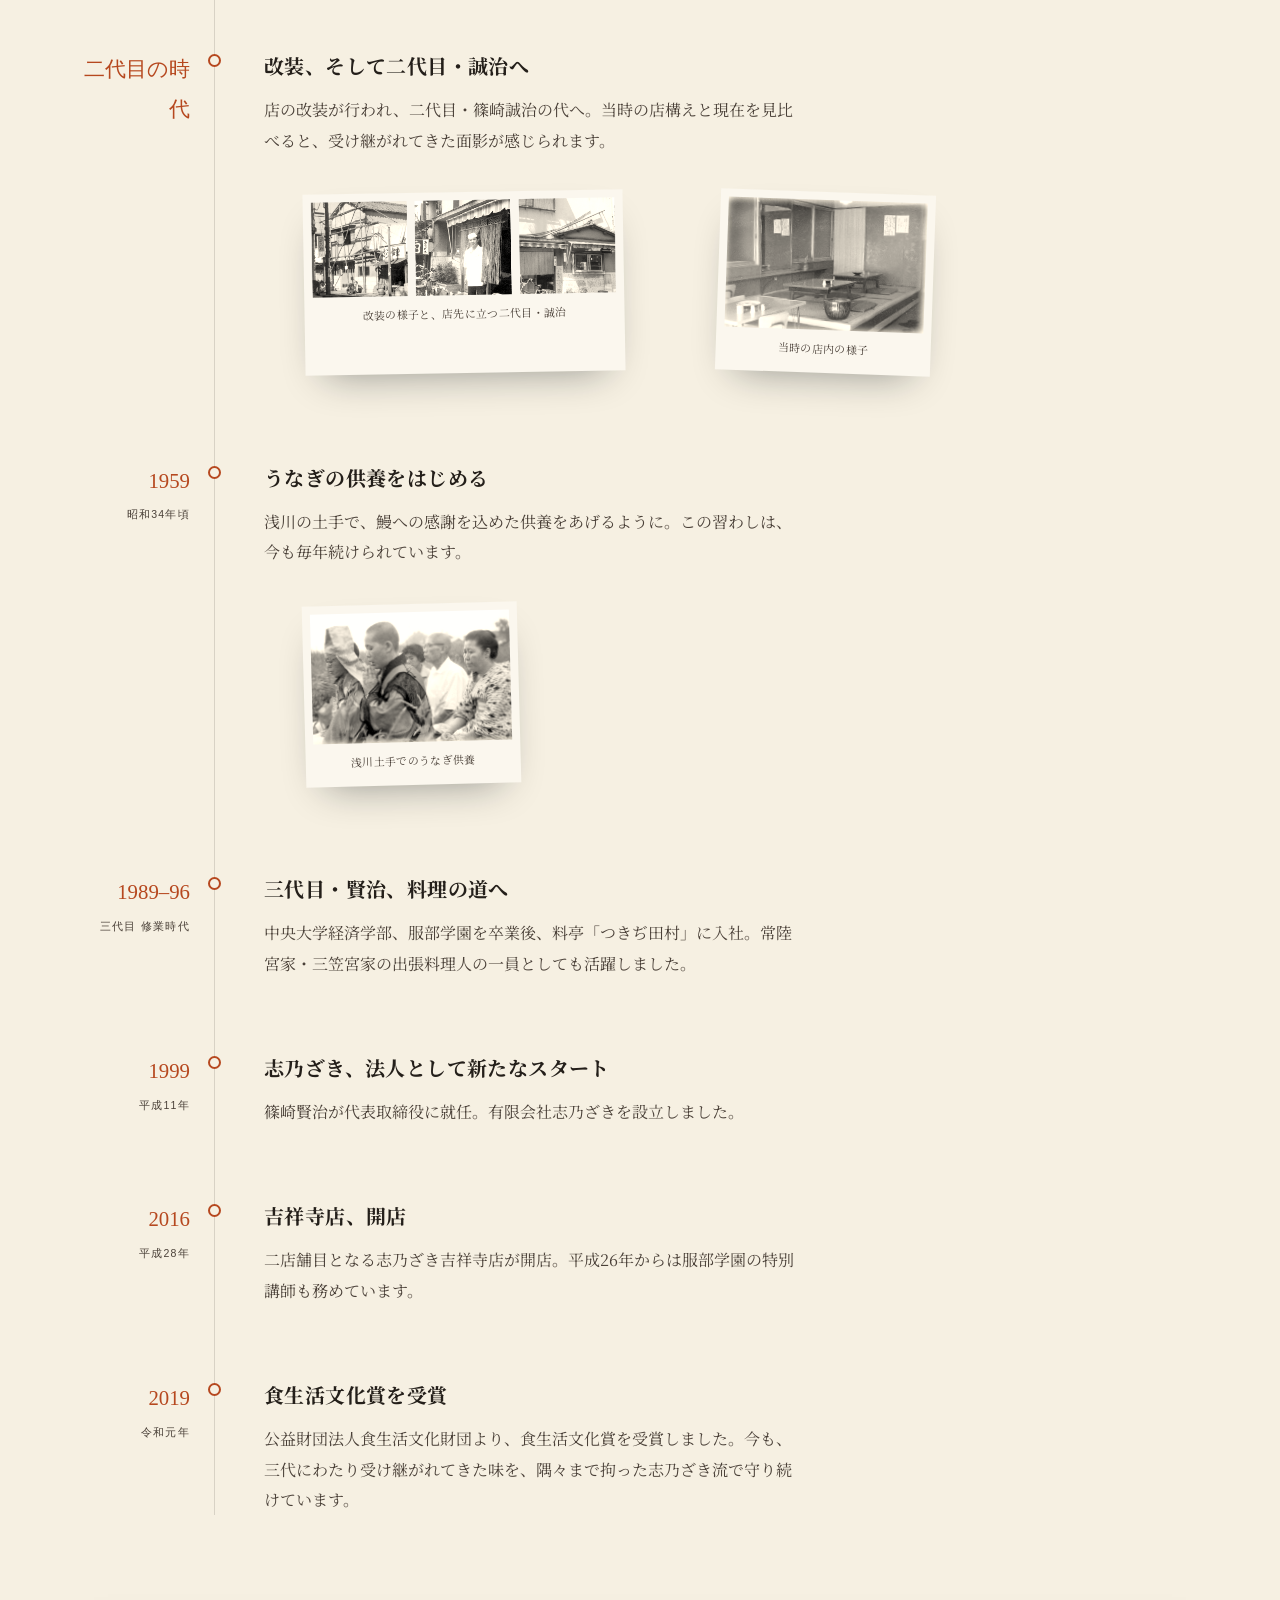
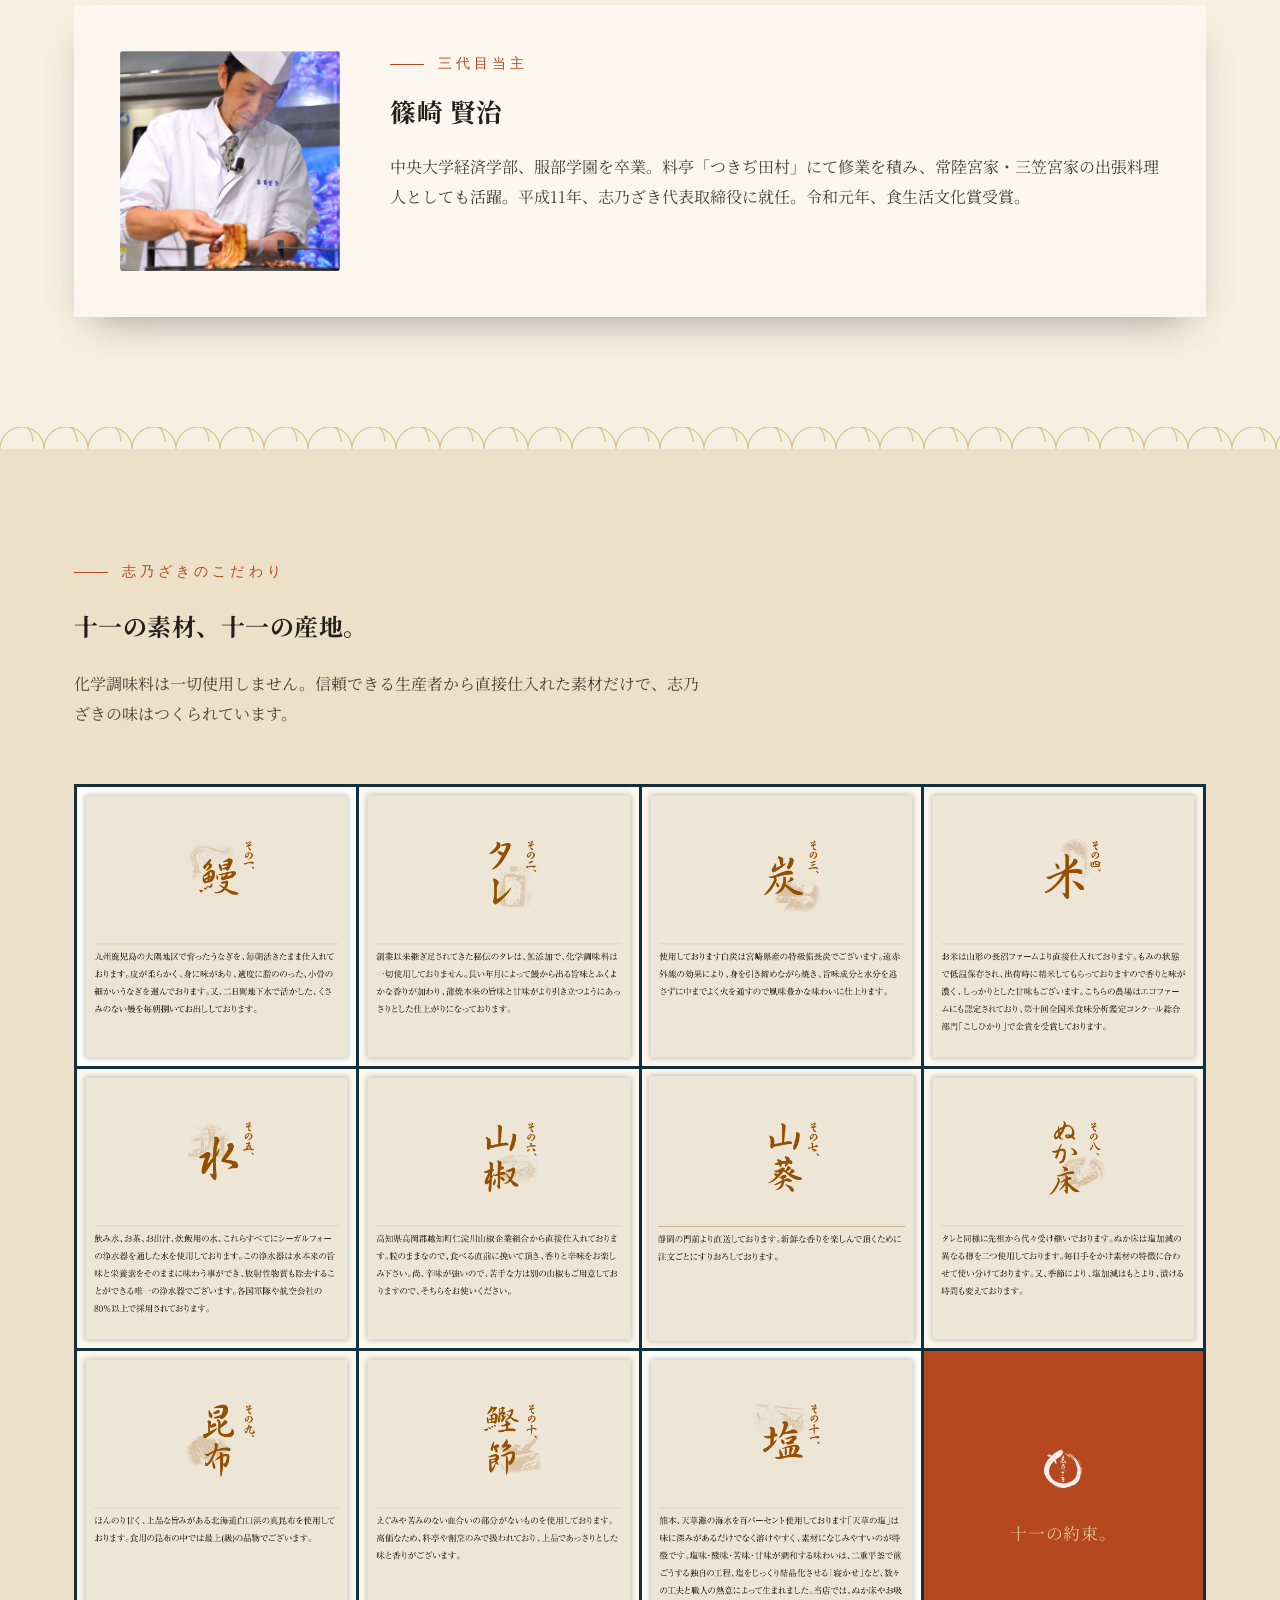
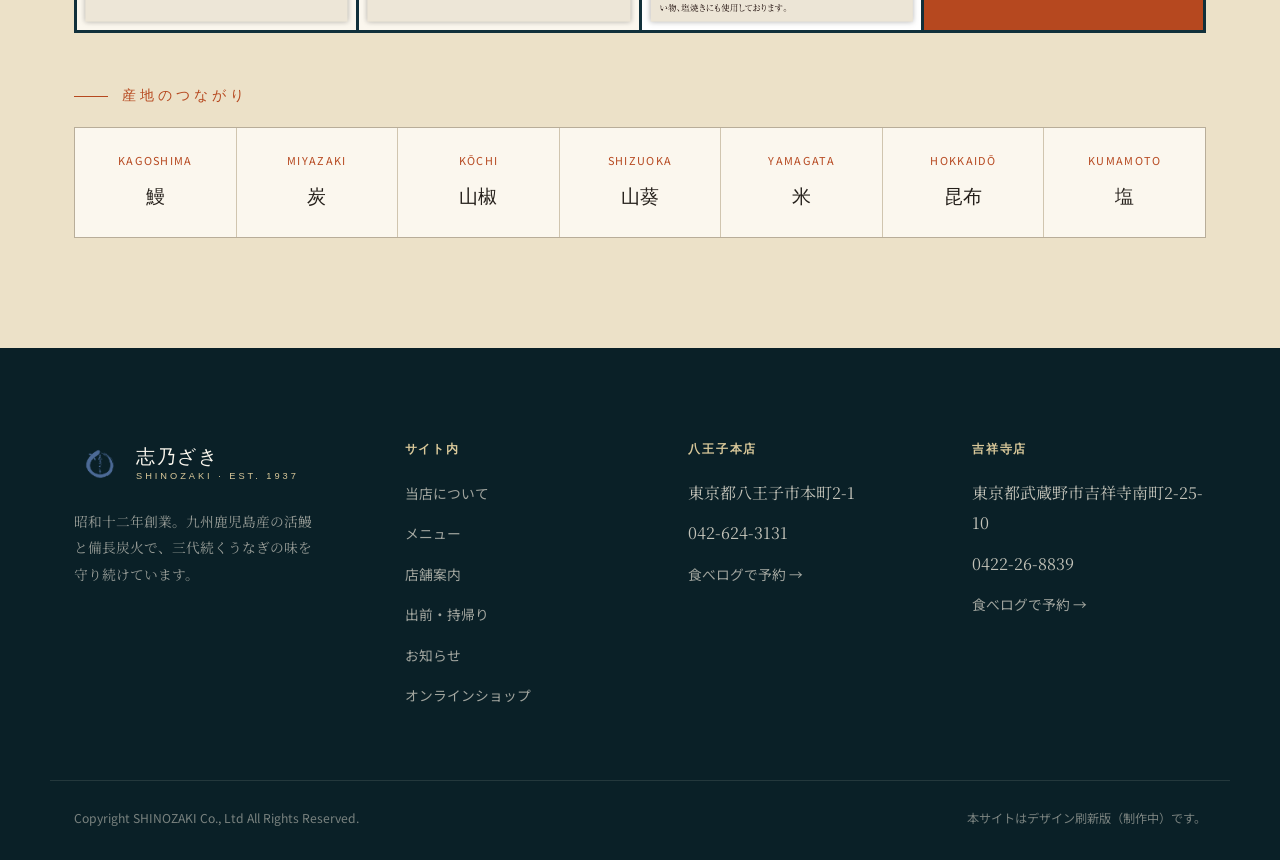
<file: about.html>
<!doctype html>
<html lang="ja" data-lang="ja">
<head>
<meta charset="utf-8">
<meta name="viewport" content="width=device-width, initial-scale=1">
<title>当店について｜うなぎ志乃ざき | Our Story — Unagi Shinozaki</title>
<meta name="description" content="昭和12年「きくや」として創業。三代にわたり受け継がれてきた志乃ざきの歴史と、十一のこだわり。">
<link rel="icon" href="data:image/svg+xml,%3Csvg xmlns='http://www.w3.org/2000/svg' viewBox='0 0 100 100'%3E%3Crect width='100' height='100' rx='20' fill='%2311303b'/%3E%3Cpath d='M20 50c0-16.5 13.5-30 30-30 11.7 0 21.7 6.7 26.6 16.5M80 50c0 16.5-13.5 30-30 30-11.7 0-21.7-6.7-26.6-16.5' stroke='%23e7cf86' stroke-width='4' fill='none' stroke-linecap='round'/%3E%3C/svg%3E">
<link rel="preconnect" href="https://fonts.googleapis.com">
<link rel="preconnect" href="https://fonts.gstatic.com" crossorigin>
<link href="https://fonts.googleapis.com/css2?family=Shippori+Mincho:wght@500;700&family=Zen+Kaku+Gothic+New:wght@400;500;700&family=Noto+Serif+JP:wght@400;500;600;700&family=Noto+Serif+KR:wght@400;500;700&family=Noto+Serif+SC:wght@400;500;700&family=Noto+Sans+KR:wght@400;500;700&family=Noto+Sans+SC:wght@400;500;700&display=swap" rel="stylesheet">
<link rel="stylesheet" href="assets/css/style.css">
</head>
<body>
<div class="texture"></div>

<!-- ============================= HEADER ============================= -->
<header class="site-header scrolled">
  <a href="index.html" class="brand">
    <img class="mark logo-img" src="assets/img/logo/shinozaki-logo.png" alt="志乃ざき">
    <span class="brand-type"><span class="jp">志乃ざき</span><span class="en">SHINOZAKI&nbsp;·&nbsp;EST.&nbsp;1937</span></span>
  </a>
  <nav class="nav-main">
    <ul class="nav-links">
      <li><a href="index.html" data-ja="ホーム" data-en="Home" data-ko="홈" data-zh="首页">ホーム</a></li>
      <li><a href="about.html" aria-current="page" data-ja="当店について" data-en="Our Story" data-ko="가게 소개" data-zh="关于本店">当店について</a></li>
      <li><a href="menu.html" data-ja="メニュー" data-en="Menu" data-ko="메뉴" data-zh="菜单">メニュー</a></li>
      <li><a href="locations.html" data-ja="店舗案内" data-en="Locations" data-ko="매장 안내" data-zh="门店信息">店舗案内</a></li>
      <li><a href="delivery.html" data-ja="出前・持帰り" data-en="Delivery" data-ko="배달・포장" data-zh="外送・外带">出前・持帰り</a></li>
      <li><a href="news.html" data-ja="お知らせ" data-en="News" data-ko="공지사항" data-zh="最新消息">お知らせ</a></li>
      <li><a href="https://shinozaki.thebase.in/" target="_blank" rel="noopener" data-ja="オンラインショップ" data-en="Shop" data-ko="온라인 스토어" data-zh="网上商店">オンラインショップ</a></li>
    </ul>
    <div class="lang-toggle">
      <button data-lang-btn="ja">JA</button>
      <button data-lang-btn="en">EN</button>
      <button data-lang-btn="ko">KO</button>
      <button data-lang-btn="zh">中文</button>
    </div>
    <div class="nav-cta">
      <a class="btn-reserve" href="locations.html#reserve" data-ja="ご予約（食べログ）" data-en="Reserve · Tabelog" data-ko="예약 (타베로그)" data-zh="预约（Tabelog）">ご予約（食べログ）</a>
    </div>
  </nav>
  <button class="nav-toggle" aria-label="menu"><span></span><span></span><span></span></button>
</header>

<div class="nav-drawer">
  <button class="close" aria-label="close">×</button>
  <a href="index.html" data-ja="ホーム" data-en="Home" data-ko="홈" data-zh="首页">ホーム</a>
  <a href="about.html" data-ja="当店について" data-en="Our Story" data-ko="가게 소개" data-zh="关于本店">当店について</a>
  <a href="menu.html" data-ja="メニュー" data-en="Menu" data-ko="메뉴" data-zh="菜单">メニュー</a>
  <a href="locations.html" data-ja="店舗案内" data-en="Locations" data-ko="매장 안내" data-zh="门店信息">店舗案内</a>
  <a href="delivery.html" data-ja="出前・持帰り" data-en="Delivery" data-ko="배달・포장" data-zh="外送・外带">出前・持帰り</a>
  <a href="news.html" data-ja="お知らせ" data-en="News" data-ko="공지사항" data-zh="最新消息">お知らせ</a>
  <a href="https://shinozaki.thebase.in/" target="_blank" rel="noopener" data-ja="オンラインショップ" data-en="Online Shop" data-ko="온라인 스토어" data-zh="网上商店">オンラインショップ</a>
  <div class="lang-toggle"><button data-lang-btn="ja">日本語</button><button data-lang-btn="en">ENGLISH</button><button data-lang-btn="ko">한국어</button><button data-lang-btn="zh">中文</button></div>
</div>

<!-- ============================= PAGE HEADER ============================= -->
<header class="page-header">
  <div class="container">
    <p class="breadcrumb"><a href="index.html">HOME</a> / <span data-ja="当店について" data-en="Our Story" data-ko="가게 소개" data-zh="关于本店">当店について</span></p>
    <h1 data-ja="三代、受け継がれてきた物語。" data-en="Three generations, one story." data-ko="삼대, 이어져 온 이야기." data-zh="三代传承的故事。">三代、受け継がれてきた物語。</h1>
  </div>
</header>

<!-- ============================= HISTORY TIMELINE ============================= -->
<section class="section">
  <div class="container">
    <div class="reveal" style="max-width:680px">
      <p class="eyebrow" data-ja="志乃ざきの歴史" data-en="OUR HISTORY" data-ko="시노자키의 역사" data-zh="志乃崎的历史">志乃ざきの歴史</p>
      <p style="color:var(--ink-soft);font-size:1.02rem" data-ja="昭和12年、女将・きくの名をとり「きくや」として創業。昭和16年頃から天然のうなぎを扱いはじめ、終戦後の昭和22年、うなぎ専門店としての営業がはじまりました。それが志乃ざきの原点です。"
        data-en="In 1937 our restaurant opened as “Kikuya,” named for proprietress Kiku Shinozaki. Around 1941 we began serving wild eel, and in 1947, after the war, we became a dedicated unagi restaurant — the origin of Shinozaki."
        data-ko="1937년, 여주인 키쿠의 이름을 따 「키쿠야」로 창업했습니다. 1941년 무렵부터 천연 장어를 취급하기 시작해, 종전 후인 1947년 장어 전문점으로서의 영업이 시작되었습니다. 그것이 시노자키의 원점입니다."
        data-zh="1937年，以女主人菊之名创立「菊屋」。约自1941年起开始经营天然鳗鱼，战后的1947年，正式以鳗鱼专门店的身份营业——这正是志乃崎的原点。">
        昭和12年、女将・きくの名をとり「きくや」として創業。昭和16年頃から天然のうなぎを扱いはじめ、終戦後の昭和22年、うなぎ専門店としての営業がはじまりました。それが志乃ざきの原点です。
      </p>
    </div>

    <div class="timeline">

      <div class="timeline-row reveal">
        <div class="timeline-year">1937<span data-ja="昭和12年" data-en="Shōwa 12" data-ko="쇼와 12년" data-zh="昭和12年">昭和12年</span></div>
        <div class="timeline-dot"></div>
        <div class="timeline-body">
          <h3 data-ja="「きくや」創業" data-en="“Kikuya” is founded" data-ko="「키쿠야」 창업" data-zh="「菊屋」创业">「きくや」創業</h3>
          <p data-ja="女将・篠崎きくの名をとり、食堂「きくや」として創業。" data-en="Opened as the diner “Kikuya,” named after proprietress Kiku Shinozaki." data-ko="여주인 시노자키 키쿠의 이름을 따 식당 「키쿠야」로 창업." data-zh="以女主人篠崎菊之名，创立食堂「菊屋」。">女将・篠崎きくの名をとり、食堂「きくや」として創業。</p>
          <div class="timeline-photos">
            <figure class="archival" style="--rot:-2deg">
              <img src="assets/img/history/photo1.jpg" alt="創業者 篠崎きくと、当時の店の看板" loading="lazy">
              <figcaption data-ja="女将・きくと、当時の店の看板" data-en="Proprietress Kiku, and the shop's original sign" data-ko="여주인 키쿠와 당시 가게 간판" data-zh="女主人菊，与当年的店铺招牌">女将・きくと、当時の店の看板</figcaption>
            </figure>
          </div>
        </div>
      </div>

      <div class="timeline-row reveal">
        <div class="timeline-year">1941<span data-ja="昭和16年頃" data-en="c. Shōwa 16" data-ko="쇼와 16년경" data-zh="昭和16年前后">昭和16年頃</span></div>
        <div class="timeline-dot"></div>
        <div class="timeline-body">
          <h3 data-ja="天然のうなぎを扱いはじめる" data-en="Wild eel joins the menu" data-ko="천연 장어를 취급하기 시작하다" data-zh="开始经营天然鳗鱼">天然のうなぎを扱いはじめる</h3>
          <p data-ja="初代・源太郎が天然うなぎを捌きはじめる。間近でその包丁さばきを見ていた子供たちの真剣なまなざしが、今も語り継がれています。" data-en="Founder Gentarō began filleting wild eel by hand — the neighborhood children, the story goes, watched his knife work with rapt attention." data-ko="초대 겐타로가 천연 장어를 손질하기 시작하다. 가까이서 그 칼솜씨를 지켜보던 아이들의 진지한 눈빛이 지금도 전해지고 있습니다." data-zh="初代源太郎开始处理天然鳗鱼。孩子们近距离注视其刀工时那专注的眼神，至今仍为人津津乐道。">初代・源太郎が天然うなぎを捌きはじめる。間近でその包丁さばきを見ていた子供たちの真剣なまなざしが、今も語り継がれています。</p>
          <div class="timeline-photos">
            <figure class="archival" style="--rot:1.5deg">
              <img src="assets/img/history/photo2.png" alt="初代 篠崎源太郎がうなぎを捌く様子" loading="lazy">
              <figcaption data-ja="初代・篠崎源太郎、うなぎを捌く" data-en="Founder Gentarō Shinozaki, filleting eel" data-ko="초대 시노자키 겐타로, 장어를 손질하다" data-zh="初代篠崎源太郎，处理鳗鱼">初代・篠崎源太郎、うなぎを捌く</figcaption>
            </figure>
          </div>
        </div>
      </div>

      <div class="timeline-row reveal">
        <div class="timeline-year">1947<span data-ja="昭和22年" data-en="Shōwa 22" data-ko="쇼와 22년" data-zh="昭和22年">昭和22年</span></div>
        <div class="timeline-dot"></div>
        <div class="timeline-body">
          <h3 data-ja="うなぎ専門店「志乃ざき」はじまる" data-en="Shinozaki becomes a dedicated unagi restaurant" data-ko="장어 전문점 「시노자키」 시작되다" data-zh="鳗鱼专门店「志乃崎」由此开始">うなぎ専門店「志乃ざき」はじまる</h3>
          <p data-ja="終戦後、うなぎ専門店としての営業がはじまります。これが志乃ざきの原点となりました。" data-en="After the war, the restaurant began operating as an eel specialty shop under the Shinozaki name — the true beginning of what we are today." data-ko="종전 후, 장어 전문점으로서의 영업이 시작됩니다. 이것이 시노자키의 원점이 되었습니다." data-zh="战后，开始以鳗鱼专门店的身份营业，这成为志乃崎的原点。">終戦後、うなぎ専門店としての営業がはじまります。これが志乃ざきの原点となりました。</p>
        </div>
      </div>

      <div class="timeline-row reveal">
        <div class="timeline-year" data-ja="二代目の時代" data-en="2nd Generation" data-ko="2대째의 시대" data-zh="二代目的时代">二代目の時代</div>
        <div class="timeline-dot"></div>
        <div class="timeline-body">
          <h3 data-ja="改装、そして二代目・誠治へ" data-en="Renovation, and the second generation" data-ko="개装, 그리고 2대 세이지로" data-zh="翻修，以及传承至二代目诚治">改装、そして二代目・誠治へ</h3>
          <p data-ja="店の改装が行われ、二代目・篠崎誠治の代へ。当時の店構えと現在を見比べると、受け継がれてきた面影が感じられます。" data-en="The shop was renovated and passed to second-generation owner Seiji Shinozaki. Comparing these photos with the restaurant today, you can still trace the thread between then and now." data-ko="가게 개장이 이루어지고 2대 시노자키 세이지의 시대로. 당시 가게의 모습과 현재를 비교해 보면, 이어져 온 흔적을 느낄 수 있습니다." data-zh="店铺经过翻修，交棒至二代目篠崎诚治。比较当年的店面与如今，仍能感受到一脉相承的痕迹。">店の改装が行われ、二代目・篠崎誠治の代へ。当時の店構えと現在を見比べると、受け継がれてきた面影が感じられます。</p>
          <div class="timeline-photos">
            <figure class="archival" style="--rot:-1deg;max-width:320px">
              <img src="assets/img/history/photo3.png" alt="改装の様子と、二代目 篠崎誠治" loading="lazy">
              <figcaption data-ja="改装の様子と、店先に立つ二代目・誠治" data-en="The renovation, and Seiji standing outside the shop" data-ko="개장 당시의 모습과, 가게 앞에 선 2대 세이지" data-zh="翻修时的情景，以及站在店门前的二代目诚治">改装の様子と、店先に立つ二代目・誠治</figcaption>
            </figure>
            <figure class="archival" style="--rot:2deg">
              <img src="assets/img/history/photo4.jpg" alt="当時の店内" loading="lazy">
              <figcaption data-ja="当時の店内の様子" data-en="The dining room at the time" data-ko="당시 가게 내부의 모습" data-zh="当年的店内景象">当時の店内の様子</figcaption>
            </figure>
          </div>
        </div>
      </div>

      <div class="timeline-row reveal">
        <div class="timeline-year">1959<span data-ja="昭和34年頃" data-en="c. Shōwa 34" data-ko="쇼와 34년경" data-zh="昭和34年前后">昭和34年頃</span></div>
        <div class="timeline-dot"></div>
        <div class="timeline-body">
          <h3 data-ja="うなぎの供養をはじめる" data-en="A memorial ceremony for the eel" data-ko="장어 공양을 시작하다" data-zh="开始举行鳗鱼供养仪式">うなぎの供養をはじめる</h3>
          <p data-ja="浅川の土手で、鰻への感謝を込めた供養をあげるように。この習わしは、今も毎年続けられています。" data-en="On the banks of the Asakawa River, Shinozaki began holding an annual Buddhist ceremony of thanks for the eel the restaurant is built on — a tradition still kept every year." data-ko="아사카와 강둑에서, 장어에 대한 감사를 담아 공양을 올리게 되었습니다. 이 관습은 지금도 매년 이어지고 있습니다." data-zh="开始在浅川河堤举行怀着感恩之心的鳗鱼供养仪式，这一传统至今每年仍在延续。">浅川の土手で、鰻への感謝を込めた供養をあげるように。この習わしは、今も毎年続けられています。</p>
          <div class="timeline-photos">
            <figure class="archival" style="--rot:-1.5deg">
              <img src="assets/img/history/photo5.jpg" alt="浅川土手でのうなぎ供養の様子" loading="lazy">
              <figcaption data-ja="浅川土手でのうなぎ供養" data-en="The eel memorial ceremony at the Asakawa riverbank" data-ko="아사카와 강둑에서의 장어 공양" data-zh="浅川河堤上的鳗鱼供养仪式">浅川土手でのうなぎ供養</figcaption>
            </figure>
          </div>
        </div>
      </div>

      <div class="timeline-row reveal">
        <div class="timeline-year">1989–96<span data-ja="三代目 修業時代" data-en="3rd Gen. training" data-ko="3대째 수행 시대" data-zh="三代目的修业时代">三代目 修業時代</span></div>
        <div class="timeline-dot"></div>
        <div class="timeline-body">
          <h3 data-ja="三代目・賢治、料理の道へ" data-en="Kenji begins his culinary path" data-ko="3대 켄지, 요리의 길로" data-zh="三代目贤治，踏上料理之路">三代目・賢治、料理の道へ</h3>
          <p data-ja="中央大学経済学部、服部学園を卒業後、料亭「つきぢ田村」に入社。常陸宮家・三笠宮家の出張料理人の一員としても活躍しました。" data-en="After graduating from Chuo University's School of Economics and Hattori Nutrition College, Kenji trained at the traditional ryōtei Tsukiji Tamura — cooking, among other engagements, as part of the catering team for members of the Imperial family's Hitachi-no-miya and Mikasa-no-miya households." data-ko="추오대학 경제학부, 핫토리 영양전문학교를 졸업 후, 요정 「츠키지 타무라」에 입사. 히타치노미야가・미카사노미야가의 출장 요리사로도 활약했습니다." data-zh="毕业于中央大学经济学部与服部营养专门学校后，进入传统料亭「筑地田村」工作，亦曾作为宫廷出差厨师团队的一员，为常陆宫家与三笠宮家服务。">中央大学経済学部、服部学園を卒業後、料亭「つきぢ田村」に入社。常陸宮家・三笠宮家の出張料理人の一員としても活躍しました。</p>
        </div>
      </div>

      <div class="timeline-row reveal">
        <div class="timeline-year">1999<span data-ja="平成11年" data-en="Heisei 11" data-ko="헤이세이 11년" data-zh="平成11年">平成11年</span></div>
        <div class="timeline-dot"></div>
        <div class="timeline-body">
          <h3 data-ja="志乃ざき、法人として新たなスタート" data-en="Shinozaki Co., Ltd. is established" data-ko="시노자키, 법인으로서 새로운 출발" data-zh="志乃崎，以法人身份展开新的一页">志乃ざき、法人として新たなスタート</h3>
          <p data-ja="篠崎賢治が代表取締役に就任。有限会社志乃ざきを設立しました。" data-en="Kenji Shinozaki became Representative Director, establishing Shinozaki Co., Ltd." data-ko="시노자키 켄지가 대표이사로 취임. 유한회사 시노자키를 설립했습니다." data-zh="篠崎贤治就任代表董事，成立有限公司志乃崎。">篠崎賢治が代表取締役に就任。有限会社志乃ざきを設立しました。</p>
        </div>
      </div>

      <div class="timeline-row reveal">
        <div class="timeline-year">2016<span data-ja="平成28年" data-en="Heisei 28" data-ko="헤이세이 28년" data-zh="平成28年">平成28年</span></div>
        <div class="timeline-dot"></div>
        <div class="timeline-body">
          <h3 data-ja="吉祥寺店、開店" data-en="The Kichijōji store opens" data-ko="기치조지점, 개점" data-zh="吉祥寺店，开幕">吉祥寺店、開店</h3>
          <p data-ja="二店舗目となる志乃ざき吉祥寺店が開店。平成26年からは服部学園の特別講師も務めています。" data-en="Shinozaki's second location opened in Kichijōji. Since 2014, Kenji has also served as a guest lecturer at Hattori Nutrition College." data-ko="두 번째 매장인 시노자키 기치조지점이 개점. 헤이세이 26년부터는 핫토리 영양전문학교의 특별 강사도 맡고 있습니다." data-zh="第二家分店志乃崎吉祥寺店开幕。自平成26年起，亦担任服部营养专门学校的特别讲师。">二店舗目となる志乃ざき吉祥寺店が開店。平成26年からは服部学園の特別講師も務めています。</p>
        </div>
      </div>

      <div class="timeline-row reveal">
        <div class="timeline-year">2019<span data-ja="令和元年" data-en="Reiwa 1" data-ko="레이와 원년" data-zh="令和元年">令和元年</span></div>
        <div class="timeline-dot"></div>
        <div class="timeline-body">
          <h3 data-ja="食生活文化賞を受賞" data-en="Awarded the Food Culture Prize" data-ko="식생활문화상을 수상" data-zh="荣获饮食文化奖">食生活文化賞を受賞</h3>
          <p data-ja="公益財団法人食生活文化財団より、食生活文化賞を受賞しました。今も、三代にわたり受け継がれてきた味を、隅々まで拘った志乃ざき流で守り続けています。" data-en="Shinozaki received the Food Culture Prize from the Research Foundation for Food and Culture. Today, the restaurant continues to guard a flavor carried across three generations, tended in every detail." data-ko="공익재단법인 식생활문화재단으로부터 식생활문화상을 수상했습니다. 지금도 3대에 걸쳐 이어져 온 맛을, 구석구석까지 정성을 다한 시노자키만의 방식으로 지켜가고 있습니다." data-zh="荣获公益财团法人饮食生活文化财团颁发的饮食文化奖。如今，志乃崎仍以一丝不苟的态度，守护着三代传承下来的味道。">公益財団法人食生活文化財団より、食生活文化賞を受賞しました。今も、三代にわたり受け継がれてきた味を、隅々まで拘った志乃ざき流で守り続けています。</p>
        </div>
      </div>

    </div>

    <!-- owner profile -->
    <div class="reveal profile-grid" style="margin-top:90px;background:var(--paper);padding:46px;box-shadow:var(--shadow)">
      <img src="assets/img/history/photo0.jpg" alt="三代目当主 篠崎賢治" style="border-radius:3px;width:100%" loading="lazy">
      <div>
        <p class="eyebrow" style="margin-bottom:10px" data-ja="三代目当主" data-en="THIRD-GENERATION OWNER" data-ko="3대째 당주" data-zh="三代目当家">三代目当主</p>
        <h3 style="font-size:1.6rem" data-ja="篠崎 賢治" data-en="Kenji Shinozaki" data-ko="시노자키 켄지" data-zh="篠崎 贤治">篠崎 賢治</h3>
        <p style="color:var(--ink-soft);margin-top:16px" data-ja="中央大学経済学部、服部学園を卒業。料亭「つきぢ田村」にて修業を積み、常陸宮家・三笠宮家の出張料理人としても活躍。平成11年、志乃ざき代表取締役に就任。令和元年、食生活文化賞受賞。"
             data-en="A graduate of Chuo University's School of Economics and Hattori Nutrition College, Kenji trained at the ryōtei Tsukiji Tamura, cooking as part of the catering team for the Imperial family's Hitachi-no-miya and Mikasa-no-miya households. He became Representative Director of Shinozaki in 1999, and received the Food Culture Prize in 2019."
             data-ko="추오대학 경제학부, 핫토리 영양전문학교를 졸업. 요정 「츠키지 타무라」에서 수행을 쌓았으며, 히타치노미야가・미카사노미야가의 출장 요리사로도 활약. 1999년 시노자키 대표이사로 취임. 2019년 식생활문화상 수상."
             data-zh="毕业于中央大学经济学部与服部营养专门学校。曾于传统料亭「筑地田村」修业，并作为宫廷出差厨师团队一员服务常陆宮家与三笠宮家。1999年就任志乃崎代表董事，2019年荣获饮食文化奖。">
            中央大学経済学部、服部学園を卒業。料亭「つきぢ田村」にて修業を積み、常陸宮家・三笠宮家の出張料理人としても活躍。平成11年、志乃ざき代表取締役に就任。令和元年、食生活文化賞受賞。
        </p>
      </div>
    </div>
  </div>
</section>

<div class="wave-divider"></div>

<!-- ============================= KODAWARI — all eleven ============================= -->
<section class="section on-cream-deep" id="kodawari">
  <div class="container">
    <div class="reveal" style="max-width:640px;margin-bottom:54px">
      <p class="eyebrow" data-ja="志乃ざきのこだわり" data-en="OUR COMMITMENT" data-ko="시노자키의 고집" data-zh="志乃崎的匠心坚持">志乃ざきのこだわり</p>
      <h2 data-ja="十一の素材、十一の産地。" data-en="Eleven ingredients. Eleven places in Japan." data-ko="열한 가지 재료, 열한 곳의 산지." data-zh="十一种食材，十一个产地。">十一の素材、十一の産地。</h2>
      <p style="color:var(--ink-soft);margin-top:20px" data-ja="化学調味料は一切使用しません。信頼できる生産者から直接仕入れた素材だけで、志乃ざきの味はつくられています。"
         data-en="No chemical seasoning, anywhere. Shinozaki's flavor is built entirely from ingredients sourced directly from producers we trust."
         data-ko="화학조미료는 일절 사용하지 않습니다. 신뢰할 수 있는 생산자에게서 직접 들여온 재료만으로 시노자키의 맛을 만들어내고 있습니다."
         data-zh="绝不使用任何化学调味料。志乃崎的味道，完全由直接采购自信赖生产者的食材打造而成。">
        化学調味料は一切使用しません。信頼できる生産者から直接仕入れた素材だけで、志乃ざきの味はつくられています。
      </p>
    </div>

    <div class="bento reveal">
      <div class="bento-cell">
        <img class="cell-img" src="assets/img/about/ab1.png" alt="その一、鰻" loading="lazy">
        <div class="cell-text">
          <span class="num" data-en="No. 01" data-ko="그 첫 번째" data-zh="之一">その一</span>
          <span class="tag" data-en="ŌSUMI, KAGOSHIMA" data-ko="가고시마현 오스미" data-zh="鹿儿岛县 大隅">鹿児島県 大隅</span>
          <h3 data-en="Eel" data-ko="장어" data-zh="鳗鱼">鰻</h3>
          <p data-en="Live eel raised in Ōsumi, Kagoshima, delivered alive every morning, rested two days in groundwater and hand-filleted daily." data-ko="규슈 가고시마 오스미 지역에서 자란 활장어를 매일 아침 살아있는 상태로 들여와, 이틀간 지하수에 두어 해감한 뒤 매일 아침 손질합니다." data-zh="采购自九州鹿儿岛大隅地区的活鳗鱼，每天早晨鲜活进货，在地下水中静养两天后，每日清晨现场处理。"></p>
        </div>
      </div>

      <div class="bento-cell">
        <img class="cell-img" src="assets/img/about/ab2.png" alt="その二、タレ" loading="lazy">
        <div class="cell-text">
          <span class="num" data-en="No. 02" data-ko="그 두 번째" data-zh="之二">その二</span>
          <span class="tag" data-en="SINCE 1937" data-ko="창업 이래 계속" data-zh="自创业以来延续">継ぎ足し 創業以来</span>
          <h3 data-en="Tare Sauce" data-ko="소스(타레)" data-zh="酱汁（タレ）">タレ</h3>
          <p data-en="Topped up since the restaurant opened — no additives, no chemical seasoning. Decades of the eel's own umami give it a clean, refined finish." data-ko="창업 이래 계속 이어온 비전의 타레로, 첨가물과 화학조미료를 일절 사용하지 않습니다. 오랜 세월 장어의 감칠맛이 더해져 담백하고 깊은 맛을 냅니다." data-zh="自创业以来持续续添的秘传酱汁，无添加、绝不使用化学调味料。历经岁月融入鳗鱼本身的鲜味，风味清爽而深邃。"></p>
        </div>
      </div>

      <div class="bento-cell">
        <img class="cell-img" src="assets/img/about/ab3.png" alt="その三、炭" loading="lazy">
        <div class="cell-text">
          <span class="num" data-en="No. 03" data-ko="그 세 번째" data-zh="之三">その三</span>
          <span class="tag" data-en="MIYAZAKI" data-ko="미야자키현" data-zh="宫崎县">宮崎県</span>
          <h3 data-en="Charcoal" data-ko="숯" data-zh="炭">炭</h3>
          <p data-en="Premium binchōtan from Miyazaki. Far-infrared heat sears the fish while sealing in moisture and umami." data-ko="미야자키현산 특급 비장탄을 사용합니다. 원적외선 효과로 몸을 단단히 조이며 감칠맛과 수분을 가두어 굽습니다." data-zh="使用宫崎县产特级备长炭。借助远红外线效果收紧鱼身，同时锁住鲜味与水分。"></p>
        </div>
      </div>

      <div class="bento-cell">
        <img class="cell-img" src="assets/img/about/ab4.png" alt="その四、米" loading="lazy">
        <div class="cell-text">
          <span class="num" data-en="No. 04" data-ko="그 네 번째" data-zh="之四">その四</span>
          <span class="tag" data-en="YAMAGATA" data-ko="야마가타현" data-zh="山形县">山形県</span>
          <h3 data-en="Rice" data-ko="쌀" data-zh="大米">米</h3>
          <p data-en="Koshihikari from Naganuma Farm, stored in-hull and milled fresh at shipping — a gold-medal winner at Japan's rice-tasting competition." data-ko="계약 농가 나가누마 팜의 고시히카리. 벼 상태로 저온 보관 후 출하 시 도정하며, 전국 쌀 식미 콩쿠르 금상 수상 품종입니다." data-zh="采购自签约农户长沼农场的越光米，以稻谷状态保存、出货时才精米，曾荣获全国大米食味品鉴大赛金奖。"></p>
        </div>
      </div>

      <div class="bento-cell">
        <img class="cell-img" src="assets/img/about/ab5.png" alt="その五、水" loading="lazy">
        <div class="cell-text">
          <span class="num" data-en="No. 05" data-ko="그 다섯 번째" data-zh="之五">その五</span>
          <span class="tag" data-en="EVERY STEP" data-ko="모든 공정에 사용" data-zh="全程使用">全工程で使用</span>
          <h3 data-en="Water" data-ko="물" data-zh="水">水</h3>
          <p data-en="From drinking water to dashi and rice, everything passes through a high-grade filter that preserves water's natural flavor." data-ko="마시는 물부터 육수, 밥 짓는 물까지 모두 고성능 정수기를 통과한 물을 사용해 본연의 맛을 살립니다." data-zh="从饮用水、高汤到煮饭用水，全部经过高性能净水器过滤，保留水本身的天然风味。"></p>
        </div>
      </div>

      <div class="bento-cell">
        <img class="cell-img" src="assets/img/about/ab6.png" alt="その六、山椒" loading="lazy">
        <div class="cell-text">
          <span class="num" data-en="No. 06" data-ko="그 여섯 번째" data-zh="之六">その六</span>
          <span class="tag" data-en="OCHI, KŌCHI" data-ko="고치현 오치초" data-zh="高知县 越知町">高知県 越知町</span>
          <h3 data-en="Sanshō Pepper" data-ko="산초" data-zh="山椒">山椒</h3>
          <p data-en="Whole sanshō peppercorns from a Kōchi growers' cooperative, ground fresh at the table for maximum aroma." data-ko="고치현 산초 협동조합에서 들여온 알갱이 상태의 산초를, 드시기 직전 즉석에서 갈아냅니다." data-zh="采购自高知县山椒企业组合，以颗粒状进货，食用前现磨，香气最新鲜。"></p>
        </div>
      </div>

      <div class="bento-cell">
        <img class="cell-img" src="assets/img/about/ab7.png" alt="その七、山葵" loading="lazy">
        <div class="cell-text">
          <span class="num" data-en="No. 07" data-ko="그 일곱 번째" data-zh="之七">その七</span>
          <span class="tag" data-en="MONZEN, SHIZUOKA" data-ko="시즈오카현 몬젠" data-zh="静冈县 门前">静岡県 門前</span>
          <h3 data-en="Wasabi" data-ko="고추냉이(와사비)" data-zh="山葵（芥末）">山葵</h3>
          <p data-en="Delivered direct from Monzen, Shizuoka, and grated fresh for every single order." data-ko="시즈오카 몬젠에서 직송되며, 주문마다 즉석에서 갈아 신선한 향을 전합니다." data-zh="直接从静冈门前产地直送，每份订单均现点现磨。"></p>
        </div>
      </div>

      <div class="bento-cell">
        <img class="cell-img" src="assets/img/about/ab8.png" alt="その八、ぬか床" loading="lazy">
        <div class="cell-text">
          <span class="num" data-en="No. 08" data-ko="그 여덟 번째" data-zh="之八">その八</span>
          <span class="tag" data-en="GENERATIONS OLD" data-ko="대대로 이어온" data-zh="世代相传">先祖代々</span>
          <h3 data-en="Rice-bran Bed" data-ko="쌀겨 절임床" data-zh="米糠床">ぬか床</h3>
          <p data-en="Like the tare, passed down for generations — two barrels of differing salinity, hand-tended daily and matched to the season." data-ko="타레처럼 대대로 이어받은 누카도코. 염도가 다른 두 통을 계절과 재료에 맞춰 매일 손수 관리합니다." data-zh="与酱汁一样代代相传，使用两种咸度不同的木桶，依季节与食材每日悉心照料。"></p>
        </div>
      </div>

      <div class="bento-cell">
        <img class="cell-img" src="assets/img/about/ab9.png" alt="その九、昆布" loading="lazy">
        <div class="cell-text">
          <span class="num" data-en="No. 09" data-ko="그 아홉 번째" data-zh="之九">その九</span>
          <span class="tag" data-en="SHIRAOHAMA, HOKKAIDŌ" data-ko="홋카이도 시라오하마" data-zh="北海道 白口浜">北海道 白口浜</span>
          <h3 data-en="Kombu" data-ko="다시마" data-zh="昆布">昆布</h3>
          <p data-en="True kombu from Shiraohama, Hokkaidō — subtly sweet, refined umami, among the highest grades available." data-ko="은은한 단맛과 고급스러운 감칠맛의 홋카이도 시라오하마산 마콘부. 최상급 다시마입니다." data-zh="带有淡淡甜味与高雅鲜味的北海道白口浜产真昆布，属食用昆布中的最高等级。"></p>
        </div>
      </div>

      <div class="bento-cell">
        <img class="cell-img" src="assets/img/about/ab10.png" alt="その十、鰹節" loading="lazy">
        <div class="cell-text">
          <span class="num" data-en="No. 10" data-ko="그 열 번째" data-zh="之十">その十</span>
          <span class="tag" data-en="RYŌTEI-GRADE" data-ko="고급 요정급" data-zh="料亭专用级">料亭仕様</span>
          <h3 data-en="Katsuobushi" data-ko="가쓰오부시" data-zh="鲣鱼干（鰹節）">鰹節</h3>
          <p data-en="Only the bonito's cleanest cut, free of bitter dark meat — a grade usually reserved for traditional ryōtei." data-ko="떫은맛 없는 혈합육을 제거한 부위만 사용. 고급 요정에서나 다루는, 담백하고 우아한 가쓰오부시입니다." data-zh="只选用去除腥涩暗红肉的部位，通常只有高级料亭才会使用，香气高雅、口感清爽。"></p>
        </div>
      </div>

      <div class="bento-cell">
        <img class="cell-img" src="assets/img/about/ab11.png" alt="その十一、塩" loading="lazy">
        <div class="cell-text">
          <span class="num" data-en="No. 11" data-ko="그 열한 번째" data-zh="之十一">その十一</span>
          <span class="tag" data-en="AMAKUSA, KUMAMOTO" data-ko="구마모토현 아마쿠사나다" data-zh="熊本县 天草灘">熊本県 天草灘</span>
          <h3 data-en="Salt" data-ko="소금" data-zh="盐">塩</h3>
          <p data-en="“Amakusa Salt” — 100% Kumamoto seawater, slow-crystallized in double flat-bottom kettles. Used in the nukadoko, the soup, and salt-grilled dishes alike." data-ko="구마모토 아마쿠사나다 바닷물 100%의 「아마쿠사 소금」. 이중 평가마에서 천천히 결정화시킨 소금을 누카도코와 국물, 소금구이에 사용합니다." data-zh="百分之百使用熊本天草灘海水，经双层平锅缓慢结晶而成的「天草之盐」。我们也将其用于米糠床、清汤及盐烤料理。"></p>
        </div>
      </div>

      <div class="bento-cell signature">
        <div>
          <img class="mark" src="assets/img/logo/shinozaki-logo.png" alt="志乃ざき">
          <p data-ja="十一の約束。" data-en="Eleven promises." data-ko="열한 가지 약속." data-zh="十一份承诺。">十一の約束。</p>
        </div>
      </div>
    </div>

    <div class="reveal" style="margin-top:50px">
      <p class="eyebrow" data-ja="産地のつながり" data-en="WHERE IT COMES FROM" data-ko="산지의 연결" data-zh="产地的联结">産地のつながり</p>
      <div class="source-strip">
        <div class="source-stop"><div class="region">KAGOSHIMA</div><div class="item" data-en="Eel" data-ko="장어" data-zh="鳗鱼">鰻</div></div>
        <div class="source-stop"><div class="region">MIYAZAKI</div><div class="item" data-en="Charcoal" data-ko="숯" data-zh="炭">炭</div></div>
        <div class="source-stop"><div class="region">KŌCHI</div><div class="item" data-en="Sanshō" data-ko="산초" data-zh="山椒">山椒</div></div>
        <div class="source-stop"><div class="region">SHIZUOKA</div><div class="item" data-en="Wasabi" data-ko="와사비" data-zh="山葵">山葵</div></div>
        <div class="source-stop"><div class="region">YAMAGATA</div><div class="item" data-en="Rice" data-ko="쌀" data-zh="大米">米</div></div>
        <div class="source-stop"><div class="region">HOKKAIDŌ</div><div class="item" data-en="Kombu" data-ko="다시마" data-zh="昆布">昆布</div></div>
        <div class="source-stop"><div class="region">KUMAMOTO</div><div class="item" data-en="Salt" data-ko="소금" data-zh="盐">塩</div></div>
      </div>
    </div>
  </div>
</section>

<!-- ============================= FOOTER ============================= -->
<footer class="site-footer">
  <div class="container footer-grid">
    <div class="footer-brand">
      <a href="index.html" class="brand">
        <img class="mark logo-img" src="assets/img/logo/shinozaki-logo.png" alt="志乃ざき">
        <span class="brand-type"><span class="jp">志乃ざき</span><span class="en">SHINOZAKI · EST. 1937</span></span>
      </a>
      <p data-ja="昭和十二年創業。九州鹿児島産の活鰻と備長炭火で、三代続くうなぎの味を守り続けています。" data-en="Founded 1937. Three generations of charcoal-grilled eel, made with live eel from Kagoshima." data-ko="1937년 창업. 규슈 가고시마산 활장어와 비장탄 숯불로, 3대째 이어온 장어 맛을 지켜오고 있습니다." data-zh="创业于1937年。以九州鹿儿岛产活鳗鱼与备长炭炭火，守护三代传承的鳗鱼风味。">昭和十二年創業。九州鹿児島産の活鰻と備長炭火で、三代続くうなぎの味を守り続けています。</p>
    </div>
    <div class="footer-col">
      <h4 data-ja="サイト内" data-en="EXPLORE" data-ko="사이트 내" data-zh="站内导航">サイト内</h4>
      <ul>
        <li><a href="about.html" data-ja="当店について" data-en="Our Story" data-ko="가게 소개" data-zh="关于本店">当店について</a></li>
        <li><a href="menu.html" data-ja="メニュー" data-en="Menu" data-ko="메뉴" data-zh="菜单">メニュー</a></li>
        <li><a href="locations.html" data-ja="店舗案内" data-en="Locations" data-ko="매장 안내" data-zh="门店信息">店舗案内</a></li>
      <li><a href="delivery.html" data-ja="出前・持帰り" data-en="Delivery" data-ko="배달・포장" data-zh="外送・外带">出前・持帰り</a></li>
        <li><a href="news.html" data-ja="お知らせ" data-en="News" data-ko="공지사항" data-zh="最新消息">お知らせ</a></li>
        <li><a href="https://shinozaki.thebase.in/" target="_blank" rel="noopener" data-ja="オンラインショップ" data-en="Online Shop" data-ko="온라인 스토어" data-zh="网上商店">オンラインショップ</a></li>
      </ul>
    </div>
    <div class="footer-col">
      <h4 data-ja="八王子本店" data-en="HACHIŌJI" data-ko="하치오지 본점" data-zh="八王子总店">八王子本店</h4>
      <ul>
        <li data-ja="東京都八王子市本町2-1" data-en="2-1 Honchō, Hachiōji, Tokyo" data-ko="도쿄도 하치오지시 혼마치 2-1" data-zh="东京都八王子市本町2-1">東京都八王子市本町2-1</li>
        <li>042-624-3131</li>
        <li><a href="https://yoyaku.tabelog.com/yoyaku/net_booking_form/index?rcd=13016384" target="_blank" rel="noopener" data-ja="食べログで予約 →" data-en="Reserve on Tabelog →" data-ko="타베로그에서 예약 →" data-zh="在Tabelog预约 →">食べログで予約 →</a></li>
      </ul>
    </div>
    <div class="footer-col">
      <h4 data-ja="吉祥寺店" data-en="KICHIJŌJI" data-ko="기치조지점" data-zh="吉祥寺店">吉祥寺店</h4>
      <ul>
        <li data-ja="東京都武蔵野市吉祥寺南町2-25-10" data-en="2-25-10 Kichijōji Minamichō, Musashino, Tokyo" data-ko="도쿄도 무사시노시 기치조지미나미초 2-25-10" data-zh="东京都武藏野市吉祥寺南町2-25-10">東京都武蔵野市吉祥寺南町2-25-10</li>
        <li>0422-26-8839</li>
        <li><a href="https://yoyaku.tabelog.com/yoyaku/net_booking_form/index?rcd=13202263" target="_blank" rel="noopener" data-ja="食べログで予約 →" data-en="Reserve on Tabelog →" data-ko="타베로그에서 예약 →" data-zh="在Tabelog预约 →">食べログで予約 →</a></li>
      </ul>
    </div>
  </div>
  <div class="container footer-bottom">
    <span>Copyright SHINOZAKI Co., Ltd All Rights Reserved.</span>
    <span data-ja="本サイトはデザイン刷新版（制作中）です。" data-en="This is a redesigned concept site." data-ko="본 사이트는 디자인 리뉴얼 버전(제작 중)입니다." data-zh="本网站为设计改版版本（制作中）。">本サイトはデザイン刷新版（制作中）です。</span>
  </div>
</footer>

<div class="mobile-reserve-bar">
  <a class="btn btn-gold" href="https://yoyaku.tabelog.com/yoyaku/net_booking_form/index?rcd=13016384" target="_blank" rel="noopener" style="padding:11px 14px;font-size:.74rem"><span data-ja="八王子店 予約" data-en="Reserve Hachiōji" data-ko="하치오지점 예약" data-zh="预约八王子店">八王子店 予約</span></a>
  <a class="btn btn-gold" href="https://yoyaku.tabelog.com/yoyaku/net_booking_form/index?rcd=13202263" target="_blank" rel="noopener" style="padding:11px 14px;font-size:.74rem"><span data-ja="吉祥寺店 予約" data-en="Reserve Kichijōji" data-ko="기치조지점 예약" data-zh="预约吉祥寺店">吉祥寺店 予約</span></a>
</div>

<script src="assets/js/main.js"></script>

<!-- Demo notice: this site is a sample made by Madino Design -->
<style>.mdn-demo{position:fixed;left:12px;bottom:calc(12px + env(safe-area-inset-bottom));z-index:2147483000;max-width:calc(100vw - 24px);padding:6px 13px;border-radius:999px;background:rgba(20,20,20,.8);color:#fff;font:500 11px/1.5 -apple-system,BlinkMacSystemFont,"Hiragino Sans","Noto Sans JP",sans-serif;letter-spacing:.04em;backdrop-filter:blur(6px);-webkit-backdrop-filter:blur(6px);pointer-events:none}@media(max-width:900px){.mdn-demo{bottom:auto;top:calc(76px + env(safe-area-inset-top));left:50%;transform:translateX(-50%);white-space:nowrap;font-size:10px}}</style><div role="note" class="mdn-demo">デモサイト｜お店の公式サイトではありません</div>
</body>
</html>
</file>
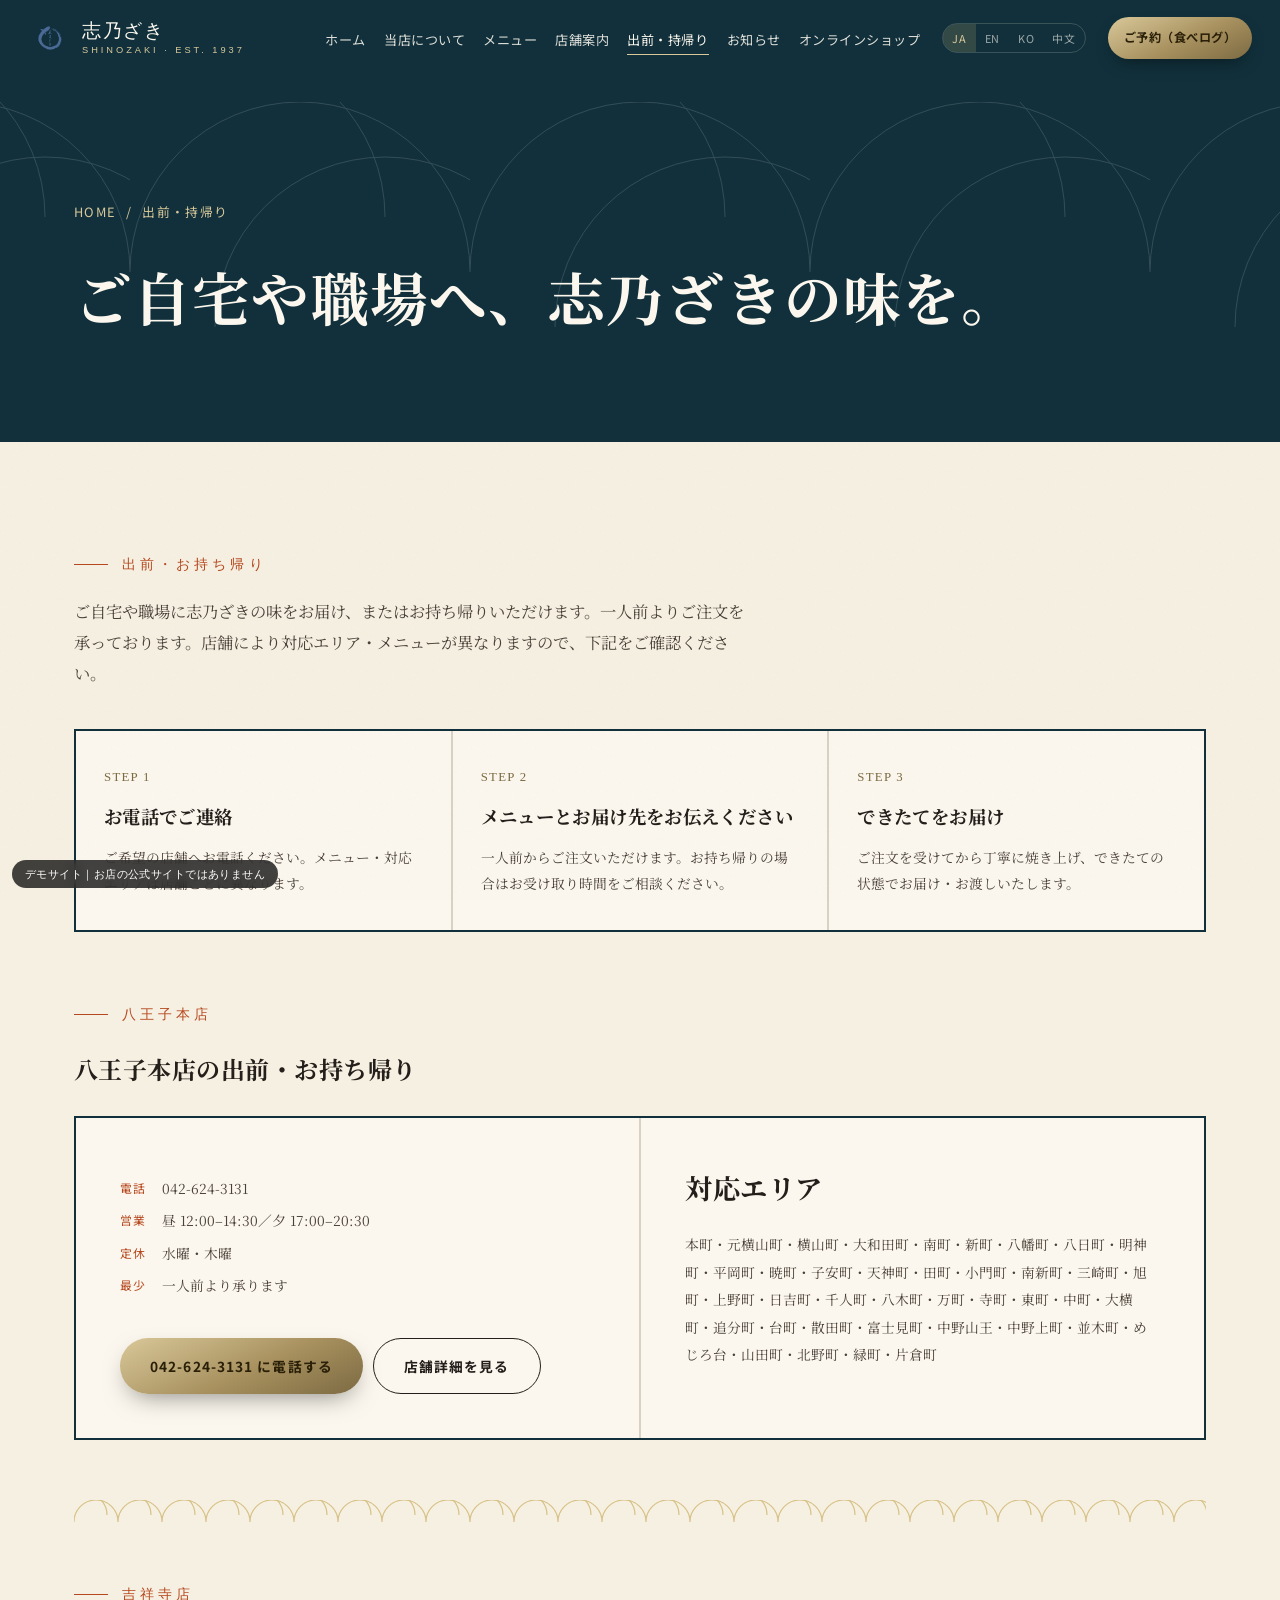
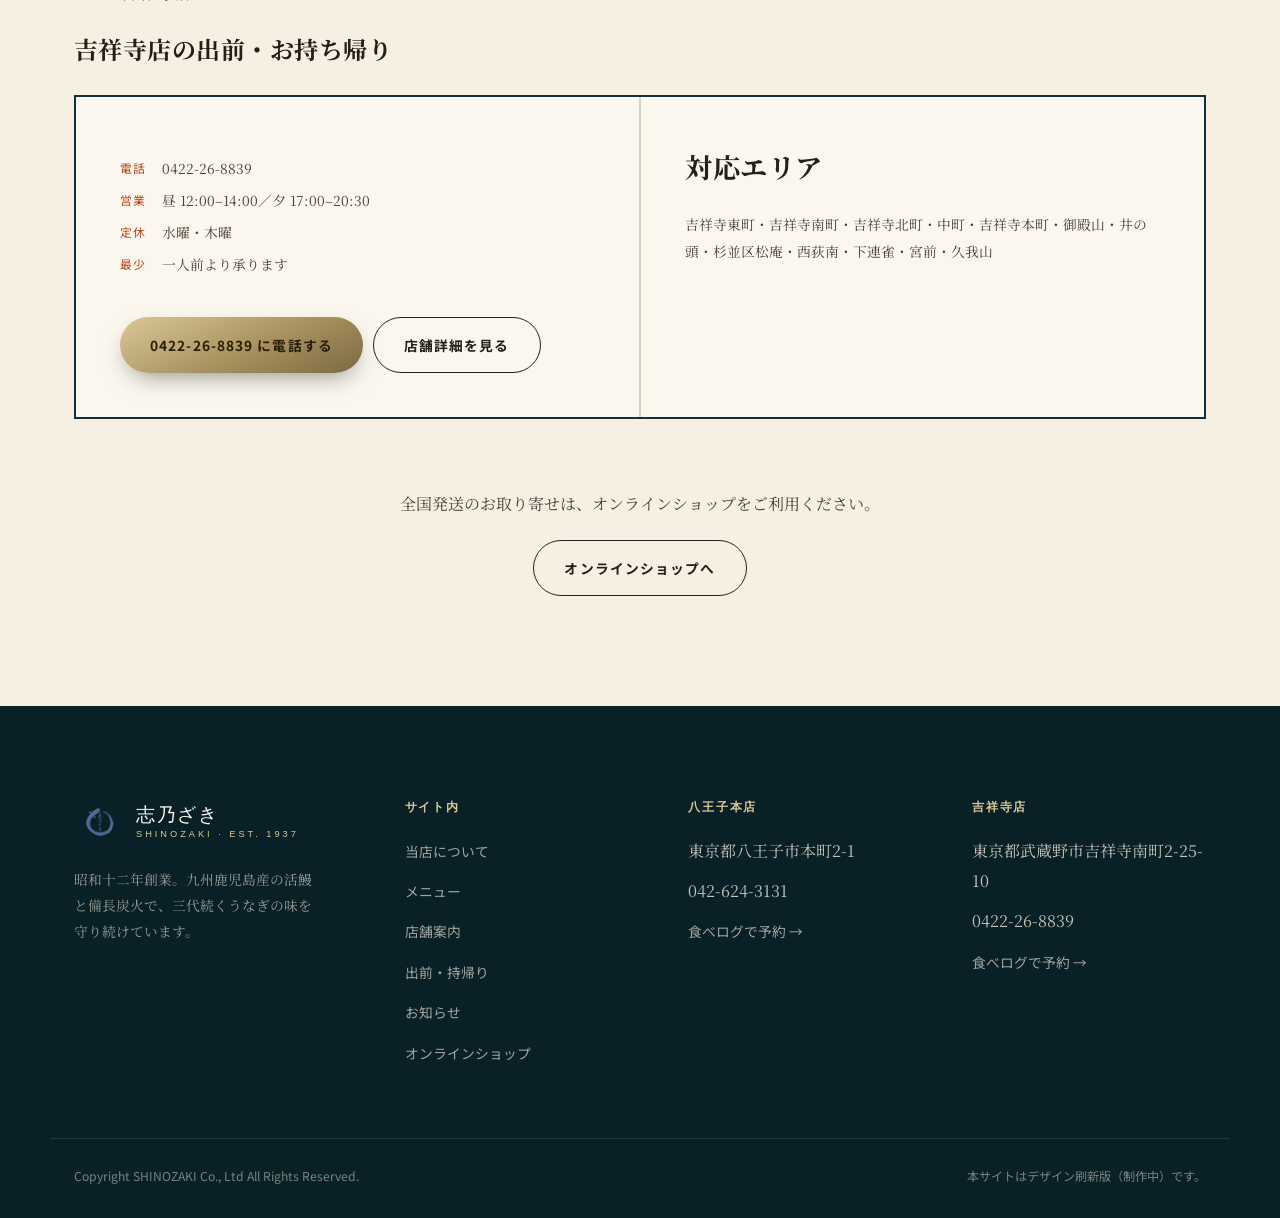
<file: delivery.html>
<!doctype html>
<html lang="ja" data-lang="ja">
<head>
<meta charset="utf-8">
<meta name="viewport" content="width=device-width, initial-scale=1">
<title>出前・お持ち帰り｜うなぎ志乃ざき | Delivery &amp; Takeout — Unagi Shinozaki</title>
<meta name="description" content="八王子本店・吉祥寺店の出前・お持ち帰りのご案内。対応エリア、ご注文方法、営業時間。">
<link rel="icon" href="data:image/svg+xml,%3Csvg xmlns='http://www.w3.org/2000/svg' viewBox='0 0 100 100'%3E%3Crect width='100' height='100' rx='20' fill='%2311303b'/%3E%3Cpath d='M20 50c0-16.5 13.5-30 30-30 11.7 0 21.7 6.7 26.6 16.5M80 50c0 16.5-13.5 30-30 30-11.7 0-21.7-6.7-26.6-16.5' stroke='%23e7cf86' stroke-width='4' fill='none' stroke-linecap='round'/%3E%3C/svg%3E">
<link rel="preconnect" href="https://fonts.googleapis.com">
<link rel="preconnect" href="https://fonts.gstatic.com" crossorigin>
<link href="https://fonts.googleapis.com/css2?family=Shippori+Mincho:wght@500;700&family=Zen+Kaku+Gothic+New:wght@400;500;700&family=Noto+Serif+JP:wght@400;500;600;700&family=Noto+Serif+KR:wght@400;500;700&family=Noto+Serif+SC:wght@400;500;700&family=Noto+Sans+KR:wght@400;500;700&family=Noto+Sans+SC:wght@400;500;700&display=swap" rel="stylesheet">
<link rel="stylesheet" href="assets/css/style.css">
<style>
  .area-list{ font-size:.86rem; line-height:2; color:var(--ink-soft); }
  .order-steps{ display:grid; grid-template-columns:repeat(3,1fr); gap:2px; background:var(--line); border:2px solid var(--indigo); margin:40px 0 70px; }
  .order-step{ background:var(--paper); padding:34px 28px; }
  .order-step .n{ font-family:"Shippori Mincho",serif; color:var(--gold-deep); font-size:.8rem; letter-spacing:.1em; margin-bottom:10px; display:block; }
  .order-step h3{ font-size:1.15rem; margin-bottom:10px; }
  .order-step p{ font-size:.86rem; color:var(--ink-soft); }
  @media (max-width:860px){ .order-steps{ grid-template-columns:1fr; } }
</style>
</head>
<body>
<div class="texture"></div>

<header class="site-header scrolled">
  <a href="index.html" class="brand">
    <img class="mark logo-img" src="assets/img/logo/shinozaki-logo.png" alt="志乃ざき">
    <span class="brand-type"><span class="jp">志乃ざき</span><span class="en">SHINOZAKI&nbsp;·&nbsp;EST.&nbsp;1937</span></span>
  </a>
  <nav class="nav-main">
    <ul class="nav-links">
      <li><a href="index.html" data-ja="ホーム" data-en="Home" data-ko="홈" data-zh="首页">ホーム</a></li>
      <li><a href="about.html" data-ja="当店について" data-en="Our Story" data-ko="가게 소개" data-zh="关于本店">当店について</a></li>
      <li><a href="menu.html" data-ja="メニュー" data-en="Menu" data-ko="메뉴" data-zh="菜单">メニュー</a></li>
      <li><a href="locations.html" data-ja="店舗案内" data-en="Locations" data-ko="매장 안내" data-zh="门店信息">店舗案内</a></li>
      <li><a href="delivery.html" aria-current="page" data-ja="出前・持帰り" data-en="Delivery" data-ko="배달・포장" data-zh="外送・外带">出前・持帰り</a></li>
      <li><a href="news.html" data-ja="お知らせ" data-en="News" data-ko="공지사항" data-zh="最新消息">お知らせ</a></li>
      <li><a href="https://shinozaki.thebase.in/" target="_blank" rel="noopener" data-ja="オンラインショップ" data-en="Shop" data-ko="온라인 스토어" data-zh="网上商店">オンラインショップ</a></li>
    </ul>
    <div class="lang-toggle"><button data-lang-btn="ja">JA</button><button data-lang-btn="en">EN</button><button data-lang-btn="ko">KO</button><button data-lang-btn="zh">中文</button></div>
    <div class="nav-cta"><a class="btn-reserve" href="locations.html#reserve" data-ja="ご予約（食べログ）" data-en="Reserve · Tabelog" data-ko="예약 (타베로그)" data-zh="预约（Tabelog）">ご予約（食べログ）</a></div>
  </nav>
  <button class="nav-toggle" aria-label="menu"><span></span><span></span><span></span></button>
</header>

<div class="nav-drawer">
  <button class="close" aria-label="close">×</button>
  <a href="index.html" data-ja="ホーム" data-en="Home" data-ko="홈" data-zh="首页">ホーム</a>
  <a href="about.html" data-ja="当店について" data-en="Our Story" data-ko="가게 소개" data-zh="关于本店">当店について</a>
  <a href="menu.html" data-ja="メニュー" data-en="Menu" data-ko="메뉴" data-zh="菜单">メニュー</a>
  <a href="locations.html" data-ja="店舗案内" data-en="Locations" data-ko="매장 안내" data-zh="门店信息">店舗案内</a>
  <a href="delivery.html" data-ja="出前・持帰り" data-en="Delivery" data-ko="배달・포장" data-zh="外送・外带">出前・持帰り</a>
  <a href="news.html" data-ja="お知らせ" data-en="News" data-ko="공지사항" data-zh="最新消息">お知らせ</a>
  <a href="https://shinozaki.thebase.in/" target="_blank" rel="noopener" data-ja="オンラインショップ" data-en="Online Shop" data-ko="온라인 스토어" data-zh="网上商店">オンラインショップ</a>
  <div class="lang-toggle"><button data-lang-btn="ja">日本語</button><button data-lang-btn="en">ENGLISH</button><button data-lang-btn="ko">한국어</button><button data-lang-btn="zh">中文</button></div>
</div>

<header class="page-header">
  <div class="container">
    <p class="breadcrumb"><a href="index.html">HOME</a> / <span data-ja="出前・持帰り" data-en="Delivery &amp; Takeout" data-ko="배달・포장" data-zh="外送・外带">出前・持帰り</span></p>
    <h1 data-ja="ご自宅や職場へ、志乃ざきの味を。" data-en="Shinozaki's flavor, delivered to your door." data-ko="자택이나 직장으로, 시노자키의 맛을." data-zh="将志乃崎的风味，送到您的家中或办公室。">ご自宅や職場へ、志乃ざきの味を。</h1>
  </div>
</header>

<section class="section">
  <div class="container">
    <div class="reveal" style="max-width:680px">
      <p class="eyebrow" data-ja="出前・お持ち帰り" data-en="DELIVERY &amp; TAKEOUT" data-ko="배달・포장" data-zh="外送・外带">出前・お持ち帰り</p>
      <p style="color:var(--ink-soft);font-size:1.02rem" data-ja="ご自宅や職場に志乃ざきの味をお届け、またはお持ち帰りいただけます。一人前よりご注文を承っております。店舗により対応エリア・メニューが異なりますので、下記をご確認ください。"
         data-en="We deliver Shinozaki's flavor to your home or workplace, or you can take it out — orders of a single serving are welcome. Delivery areas and menus differ by store; please check the details below."
         data-ko="자택이나 직장으로 시노자키의 맛을 배달해 드리거나 포장도 가능합니다. 1인분부터 주문 가능합니다. 매장에 따라 배달 가능 지역과 메뉴가 다르니 아래 내용을 확인해 주세요."
         data-zh="我们可将志乃崎的美味送到您的家中或办公室，也可外带。一人份起即可订购。各门店的配送范围与菜单略有不同，请参考以下说明。">
        ご自宅や職場に志乃ざきの味をお届け、またはお持ち帰りいただけます。一人前よりご注文を承っております。店舗により対応エリア・メニューが異なりますので、下記をご確認ください。
      </p>
    </div>

    <div class="order-steps reveal">
      <div class="order-step">
        <span class="n" data-ja="STEP 1" data-en="STEP 1" data-ko="STEP 1" data-zh="STEP 1">STEP 1</span>
        <h3 data-ja="お電話でご連絡" data-en="Call the store" data-ko="전화로 연락" data-zh="致电门店">お電話でご連絡</h3>
        <p data-ja="ご希望の店舗へお電話ください。メニュー・対応エリアは店舗ごとに異なります。" data-en="Call your preferred location directly — the menu and delivery area differ by store." data-ko="희망하시는 매장으로 전화해 주세요. 메뉴와 배달 가능 지역은 매장마다 다릅니다." data-zh="请致电您希望订购的门店，菜单与配送范围依门店而异。">ご希望の店舗へお電話ください。メニュー・対応エリアは店舗ごとに異なります。</p>
      </div>
      <div class="order-step">
        <span class="n" data-ja="STEP 2" data-en="STEP 2" data-ko="STEP 2" data-zh="STEP 2">STEP 2</span>
        <h3 data-ja="メニューとお届け先をお伝えください" data-en="Tell us your order and address" data-ko="메뉴와 배송지를 알려주세요" data-zh="告知菜品与送货地址">メニューとお届け先をお伝えください</h3>
        <p data-ja="一人前からご注文いただけます。お持ち帰りの場合はお受け取り時間をご相談ください。" data-en="Orders of one serving are welcome. For takeout, we'll arrange a pickup time with you." data-ko="1인분부터 주문 가능합니다. 포장 주문 시 수령 시간을 상담해 주세요." data-zh="一人份起即可订购。如需外带，可与我们商定取餐时间。">一人前からご注文いただけます。お持ち帰りの場合はお受け取り時間をご相談ください。</p>
      </div>
      <div class="order-step">
        <span class="n" data-ja="STEP 3" data-en="STEP 3" data-ko="STEP 3" data-zh="STEP 3">STEP 3</span>
        <h3 data-ja="できたてをお届け" data-en="Fresh off the grill" data-ko="갓 구운 상태로 전달" data-zh="现烤现送">できたてをお届け</h3>
        <p data-ja="ご注文を受けてから丁寧に焼き上げ、できたての状態でお届け・お渡しいたします。" data-en="Each order is grilled fresh after you call — delivered or handed over hot off the charcoal." data-ko="주문을 받은 후 정성껏 구워, 갓 구운 상태로 배달 또는 전달해 드립니다." data-zh="接到订单后现烤，确保以最新鲜的状态送达或交付。">ご注文を受けてから丁寧に焼き上げ、できたての状態でお届け・お渡しいたします。</p>
      </div>
    </div>

    <!-- HACHIOJI -->
    <div class="reveal" id="hachioji" style="scroll-margin-top:100px;margin-bottom:24px">
      <p class="eyebrow" data-ja="八王子本店" data-en="HACHIŌJI" data-ko="하치오지 본점" data-zh="八王子总店">八王子本店</p>
      <h2 data-ja="八王子本店の出前・お持ち帰り" data-en="Delivery &amp; Takeout — Hachiōji" data-ko="하치오지 본점 배달・포장" data-zh="八王子总店 外送・外带">八王子本店の出前・お持ち帰り</h2>
    </div>
    <div class="store-grid reveal" style="margin-bottom:60px">
      <div class="store-card">
        <dl class="store-meta">
          <dt data-ja="電話" data-en="Tel" data-ko="전화" data-zh="电话">電話</dt><dd>042-624-3131</dd>
          <dt data-ja="営業" data-en="Hours" data-ko="영업" data-zh="营业时间">営業</dt><dd data-ja="昼 12:00–14:30／夕 17:00–20:30" data-en="Lunch 12:00–2:30pm · Dinner 5:00–8:30pm" data-ko="점심 12:00~14:30／저녁 17:00~20:30" data-zh="午市 12:00–14:30／晚市 17:00–20:30">昼 12:00–14:30／夕 17:00–20:30</dd>
          <dt data-ja="定休" data-en="Closed" data-ko="정기휴무" data-zh="休息日">定休</dt><dd data-ja="水曜・木曜" data-en="Wednesdays &amp; Thursdays" data-ko="수요일·목요일" data-zh="周三・周四">水曜・木曜</dd>
          <dt data-ja="最少" data-en="Minimum" data-ko="최소 주문" data-zh="最低起订">最少</dt><dd data-ja="一人前より承ります" data-en="Orders from one serving" data-ko="1인분부터 주문 가능" data-zh="一人份起接受订购">一人前より承ります</dd>
        </dl>
        <div class="store-actions">
          <a class="btn btn-gold" href="tel:042-624-3131"><span data-ja="042-624-3131 に電話する" data-en="Call 042-624-3131" data-ko="042-624-3131로 전화하기" data-zh="致电 042-624-3131">042-624-3131 に電話する</span></a>
          <a class="btn btn-ink" href="locations.html#hachioji"><span data-ja="店舗詳細を見る" data-en="Store details" data-ko="매장 상세 보기" data-zh="查看门店详情">店舗詳細を見る</span></a>
        </div>
      </div>
      <div class="store-card">
        <h3 class="store-name" data-ja="対応エリア" data-en="Delivery Area" data-ko="배달 가능 지역" data-zh="配送区域">対応エリア</h3>
        <p class="area-list">
          本町・元横山町・横山町・大和田町・南町・新町・八幡町・八日町・明神町・平岡町・暁町・子安町・天神町・田町・小門町・南新町・三崎町・旭町・上野町・日吉町・千人町・八木町・万町・寺町・東町・中町・大横町・追分町・台町・散田町・富士見町・中野山王・中野上町・並木町・めじろ台・山田町・北野町・緑町・片倉町
        </p>
      </div>
    </div>

    <div class="wave-divider"></div>

    <!-- KICHIJOJI -->
    <div class="reveal" id="kichijoji" style="scroll-margin-top:100px;margin:60px 0 24px">
      <p class="eyebrow" data-ja="吉祥寺店" data-en="KICHIJŌJI" data-ko="기치조지점" data-zh="吉祥寺店">吉祥寺店</p>
      <h2 data-ja="吉祥寺店の出前・お持ち帰り" data-en="Delivery &amp; Takeout — Kichijōji" data-ko="기치조지점 배달・포장" data-zh="吉祥寺店 外送・外带">吉祥寺店の出前・お持ち帰り</h2>
    </div>
    <div class="store-grid reveal">
      <div class="store-card">
        <dl class="store-meta">
          <dt data-ja="電話" data-en="Tel" data-ko="전화" data-zh="电话">電話</dt><dd>0422-26-8839</dd>
          <dt data-ja="営業" data-en="Hours" data-ko="영업" data-zh="营业时间">営業</dt><dd data-ja="昼 12:00–14:00／夕 17:00–20:30" data-en="Lunch 12:00–2:00pm · Dinner 5:00–8:30pm" data-ko="점심 12:00~14:00／저녁 17:00~20:30" data-zh="午市 12:00–14:00／晚市 17:00–20:30">昼 12:00–14:00／夕 17:00–20:30</dd>
          <dt data-ja="定休" data-en="Closed" data-ko="정기휴무" data-zh="休息日">定休</dt><dd data-ja="水曜・木曜" data-en="Wednesdays &amp; Thursdays" data-ko="수요일·목요일" data-zh="周三・周四">水曜・木曜</dd>
          <dt data-ja="最少" data-en="Minimum" data-ko="최소 주문" data-zh="最低起订">最少</dt><dd data-ja="一人前より承ります" data-en="Orders from one serving" data-ko="1인분부터 주문 가능" data-zh="一人份起接受订购">一人前より承ります</dd>
        </dl>
        <div class="store-actions">
          <a class="btn btn-gold" href="tel:0422-26-8839"><span data-ja="0422-26-8839 に電話する" data-en="Call 0422-26-8839" data-ko="0422-26-8839로 전화하기" data-zh="致电 0422-26-8839">0422-26-8839 に電話する</span></a>
          <a class="btn btn-ink" href="locations.html#kichijoji"><span data-ja="店舗詳細を見る" data-en="Store details" data-ko="매장 상세 보기" data-zh="查看门店详情">店舗詳細を見る</span></a>
        </div>
      </div>
      <div class="store-card">
        <h3 class="store-name" data-ja="対応エリア" data-en="Delivery Area" data-ko="배달 가능 지역" data-zh="配送区域">対応エリア</h3>
        <p class="area-list">
          吉祥寺東町・吉祥寺南町・吉祥寺北町・中町・吉祥寺本町・御殿山・井の頭・杉並区松庵・西荻南・下連雀・宮前・久我山
        </p>
      </div>
    </div>

    <div class="reveal" style="text-align:center;margin-top:70px">
      <p style="color:var(--ink-soft);margin-bottom:20px" data-ja="全国発送のお取り寄せは、オンラインショップをご利用ください。" data-en="For nationwide mail order, please visit our online shop." data-ko="전국 배송 택배 주문은 온라인 스토어를 이용해 주세요." data-zh="如需全国邮购，请前往网上商店。">全国発送のお取り寄せは、オンラインショップをご利用ください。</p>
      <a href="https://shinozaki.thebase.in/" target="_blank" rel="noopener" class="btn btn-ink">
        <span data-ja="オンラインショップへ" data-en="Visit Online Shop" data-ko="온라인 스토어로 이동" data-zh="前往网上商店">オンラインショップへ</span>
      </a>
    </div>
  </div>
</section>

<footer class="site-footer">
  <div class="container footer-grid">
    <div class="footer-brand">
      <a href="index.html" class="brand">
        <img class="mark logo-img" src="assets/img/logo/shinozaki-logo.png" alt="志乃ざき">
        <span class="brand-type"><span class="jp">志乃ざき</span><span class="en">SHINOZAKI · EST. 1937</span></span>
      </a>
      <p data-ja="昭和十二年創業。九州鹿児島産の活鰻と備長炭火で、三代続くうなぎの味を守り続けています。" data-en="Founded 1937. Three generations of charcoal-grilled eel, made with live eel from Kagoshima." data-ko="1937년 창업. 규슈 가고시마산 활장어와 비장탄 숯불로, 3대째 이어온 장어 맛을 지켜오고 있습니다." data-zh="创业于1937年。以九州鹿儿岛产活鳗鱼与备长炭炭火，守护三代传承的鳗鱼风味。">昭和十二年創業。九州鹿児島産の活鰻と備長炭火で、三代続くうなぎの味を守り続けています。</p>
    </div>
    <div class="footer-col">
      <h4 data-ja="サイト内" data-en="EXPLORE" data-ko="사이트 내" data-zh="站内导航">サイト内</h4>
      <ul>
        <li><a href="about.html" data-ja="当店について" data-en="Our Story" data-ko="가게 소개" data-zh="关于本店">当店について</a></li>
        <li><a href="menu.html" data-ja="メニュー" data-en="Menu" data-ko="메뉴" data-zh="菜单">メニュー</a></li>
        <li><a href="locations.html" data-ja="店舗案内" data-en="Locations" data-ko="매장 안내" data-zh="门店信息">店舗案内</a></li>
        <li><a href="delivery.html" data-ja="出前・持帰り" data-en="Delivery" data-ko="배달・포장" data-zh="外送・外带">出前・持帰り</a></li>
        <li><a href="news.html" data-ja="お知らせ" data-en="News" data-ko="공지사항" data-zh="最新消息">お知らせ</a></li>
        <li><a href="https://shinozaki.thebase.in/" target="_blank" rel="noopener" data-ja="オンラインショップ" data-en="Online Shop" data-ko="온라인 스토어" data-zh="网上商店">オンラインショップ</a></li>
      </ul>
    </div>
    <div class="footer-col">
      <h4 data-ja="八王子本店" data-en="HACHIŌJI" data-ko="하치오지 본점" data-zh="八王子总店">八王子本店</h4>
      <ul>
        <li data-ja="東京都八王子市本町2-1" data-en="2-1 Honchō, Hachiōji, Tokyo" data-ko="도쿄도 하치오지시 혼마치 2-1" data-zh="东京都八王子市本町2-1">東京都八王子市本町2-1</li>
        <li>042-624-3131</li>
        <li><a href="https://yoyaku.tabelog.com/yoyaku/net_booking_form/index?rcd=13016384" target="_blank" rel="noopener" data-ja="食べログで予約 →" data-en="Reserve on Tabelog →" data-ko="타베로그에서 예약 →" data-zh="在Tabelog预约 →">食べログで予約 →</a></li>
      </ul>
    </div>
    <div class="footer-col">
      <h4 data-ja="吉祥寺店" data-en="KICHIJŌJI" data-ko="기치조지점" data-zh="吉祥寺店">吉祥寺店</h4>
      <ul>
        <li data-ja="東京都武蔵野市吉祥寺南町2-25-10" data-en="2-25-10 Kichijōji Minamichō, Musashino, Tokyo" data-ko="도쿄도 무사시노시 기치조지미나미초 2-25-10" data-zh="东京都武藏野市吉祥寺南町2-25-10">東京都武蔵野市吉祥寺南町2-25-10</li>
        <li>0422-26-8839</li>
        <li><a href="https://yoyaku.tabelog.com/yoyaku/net_booking_form/index?rcd=13202263" target="_blank" rel="noopener" data-ja="食べログで予約 →" data-en="Reserve on Tabelog →" data-ko="타베로그에서 예약 →" data-zh="在Tabelog预约 →">食べログで予約 →</a></li>
      </ul>
    </div>
  </div>
  <div class="container footer-bottom">
    <span>Copyright SHINOZAKI Co., Ltd All Rights Reserved.</span>
    <span data-ja="本サイトはデザイン刷新版（制作中）です。" data-en="This is a redesigned concept site." data-ko="본 사이트는 디자인 리뉴얼 버전(제작 중)입니다." data-zh="本网站为设计改版版本（制作中）。">本サイトはデザイン刷新版（制作中）です。</span>
  </div>
</footer>

<div class="mobile-reserve-bar">
  <a class="btn btn-gold" href="https://yoyaku.tabelog.com/yoyaku/net_booking_form/index?rcd=13016384" target="_blank" rel="noopener" style="padding:11px 14px;font-size:.74rem"><span data-ja="八王子店 予約" data-en="Reserve Hachiōji" data-ko="하치오지점 예약" data-zh="预约八王子店">八王子店 予約</span></a>
  <a class="btn btn-gold" href="https://yoyaku.tabelog.com/yoyaku/net_booking_form/index?rcd=13202263" target="_blank" rel="noopener" style="padding:11px 14px;font-size:.74rem"><span data-ja="吉祥寺店 予約" data-en="Reserve Kichijōji" data-ko="기치조지점 예약" data-zh="预约吉祥寺店">吉祥寺店 予約</span></a>
</div>

<script src="assets/js/main.js"></script>

<!-- Demo notice: this site is a sample made by Madino Design -->
<style>.mdn-demo{position:fixed;left:12px;bottom:calc(12px + env(safe-area-inset-bottom));z-index:2147483000;max-width:calc(100vw - 24px);padding:6px 13px;border-radius:999px;background:rgba(20,20,20,.8);color:#fff;font:500 11px/1.5 -apple-system,BlinkMacSystemFont,"Hiragino Sans","Noto Sans JP",sans-serif;letter-spacing:.04em;backdrop-filter:blur(6px);-webkit-backdrop-filter:blur(6px);pointer-events:none}@media(max-width:900px){.mdn-demo{bottom:auto;top:calc(76px + env(safe-area-inset-top));left:50%;transform:translateX(-50%);white-space:nowrap;font-size:10px}}</style><div role="note" class="mdn-demo">デモサイト｜お店の公式サイトではありません</div>
</body>
</html>
</file>
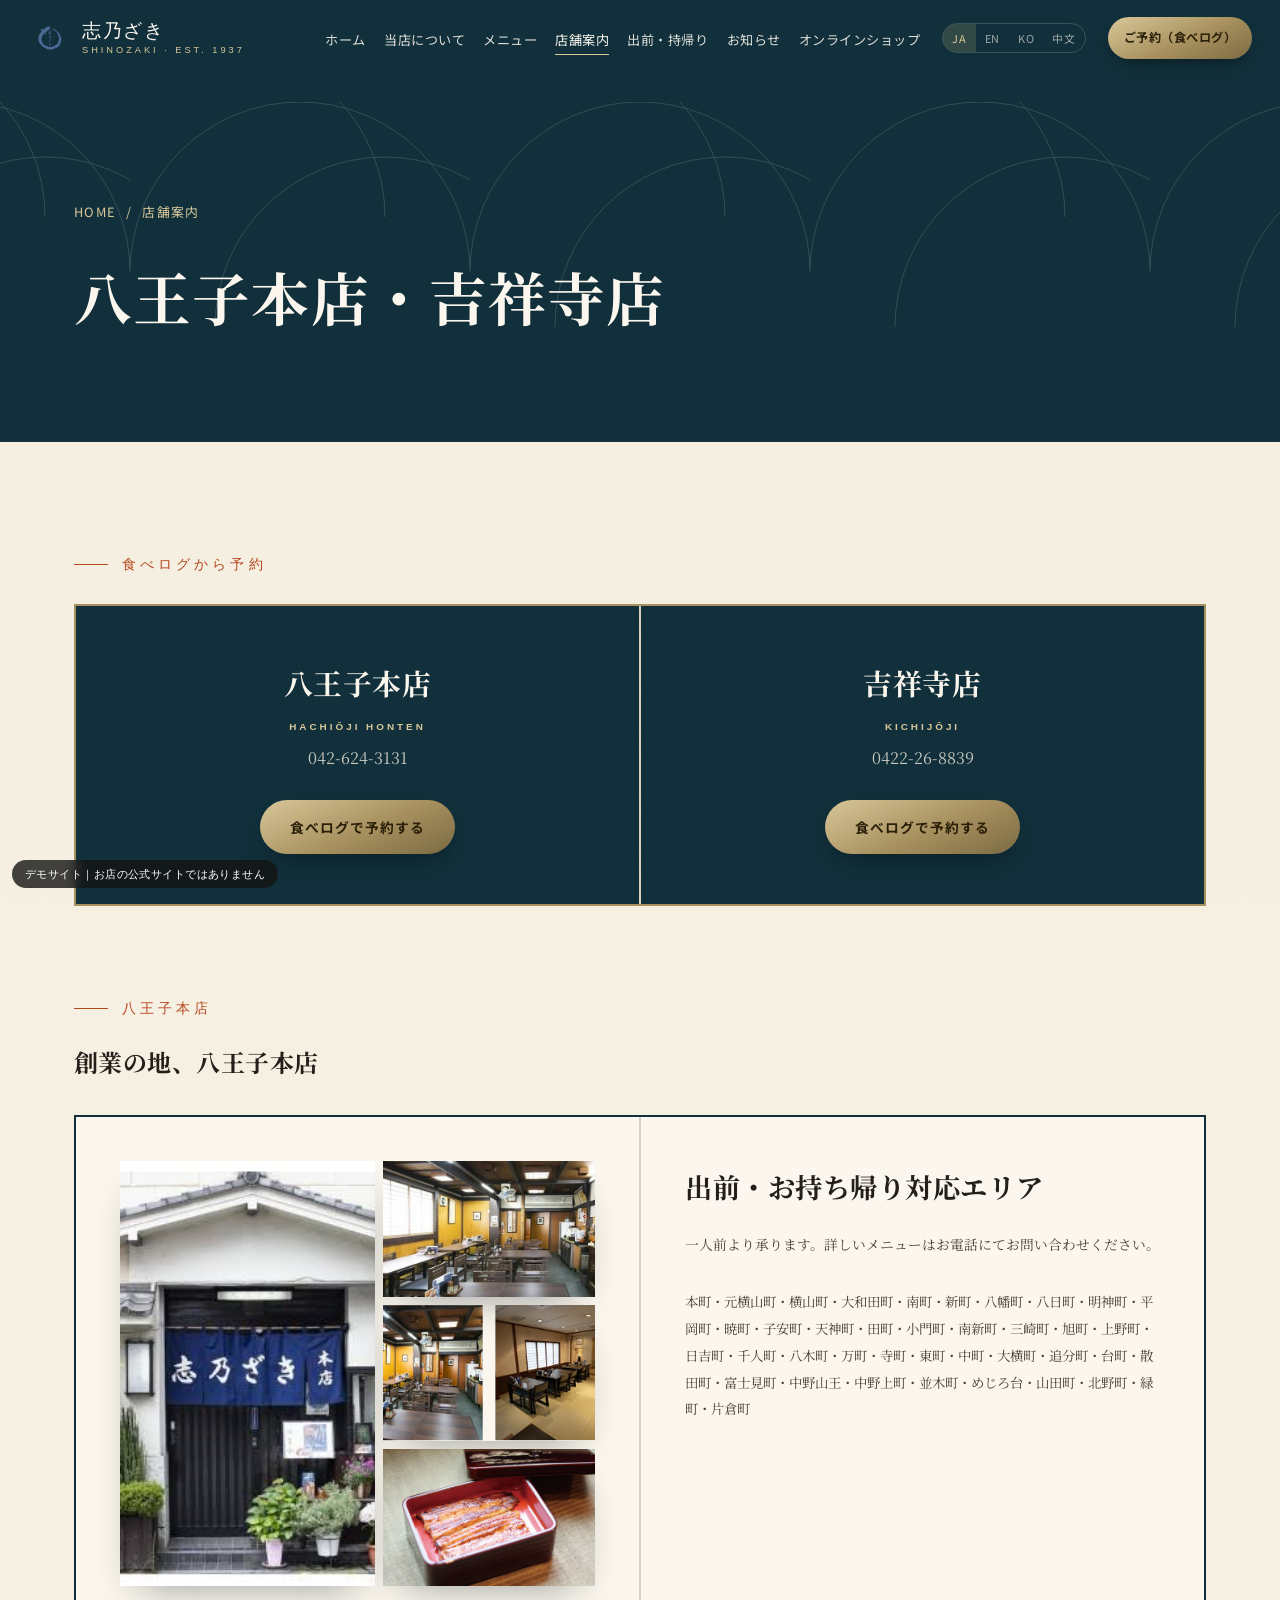
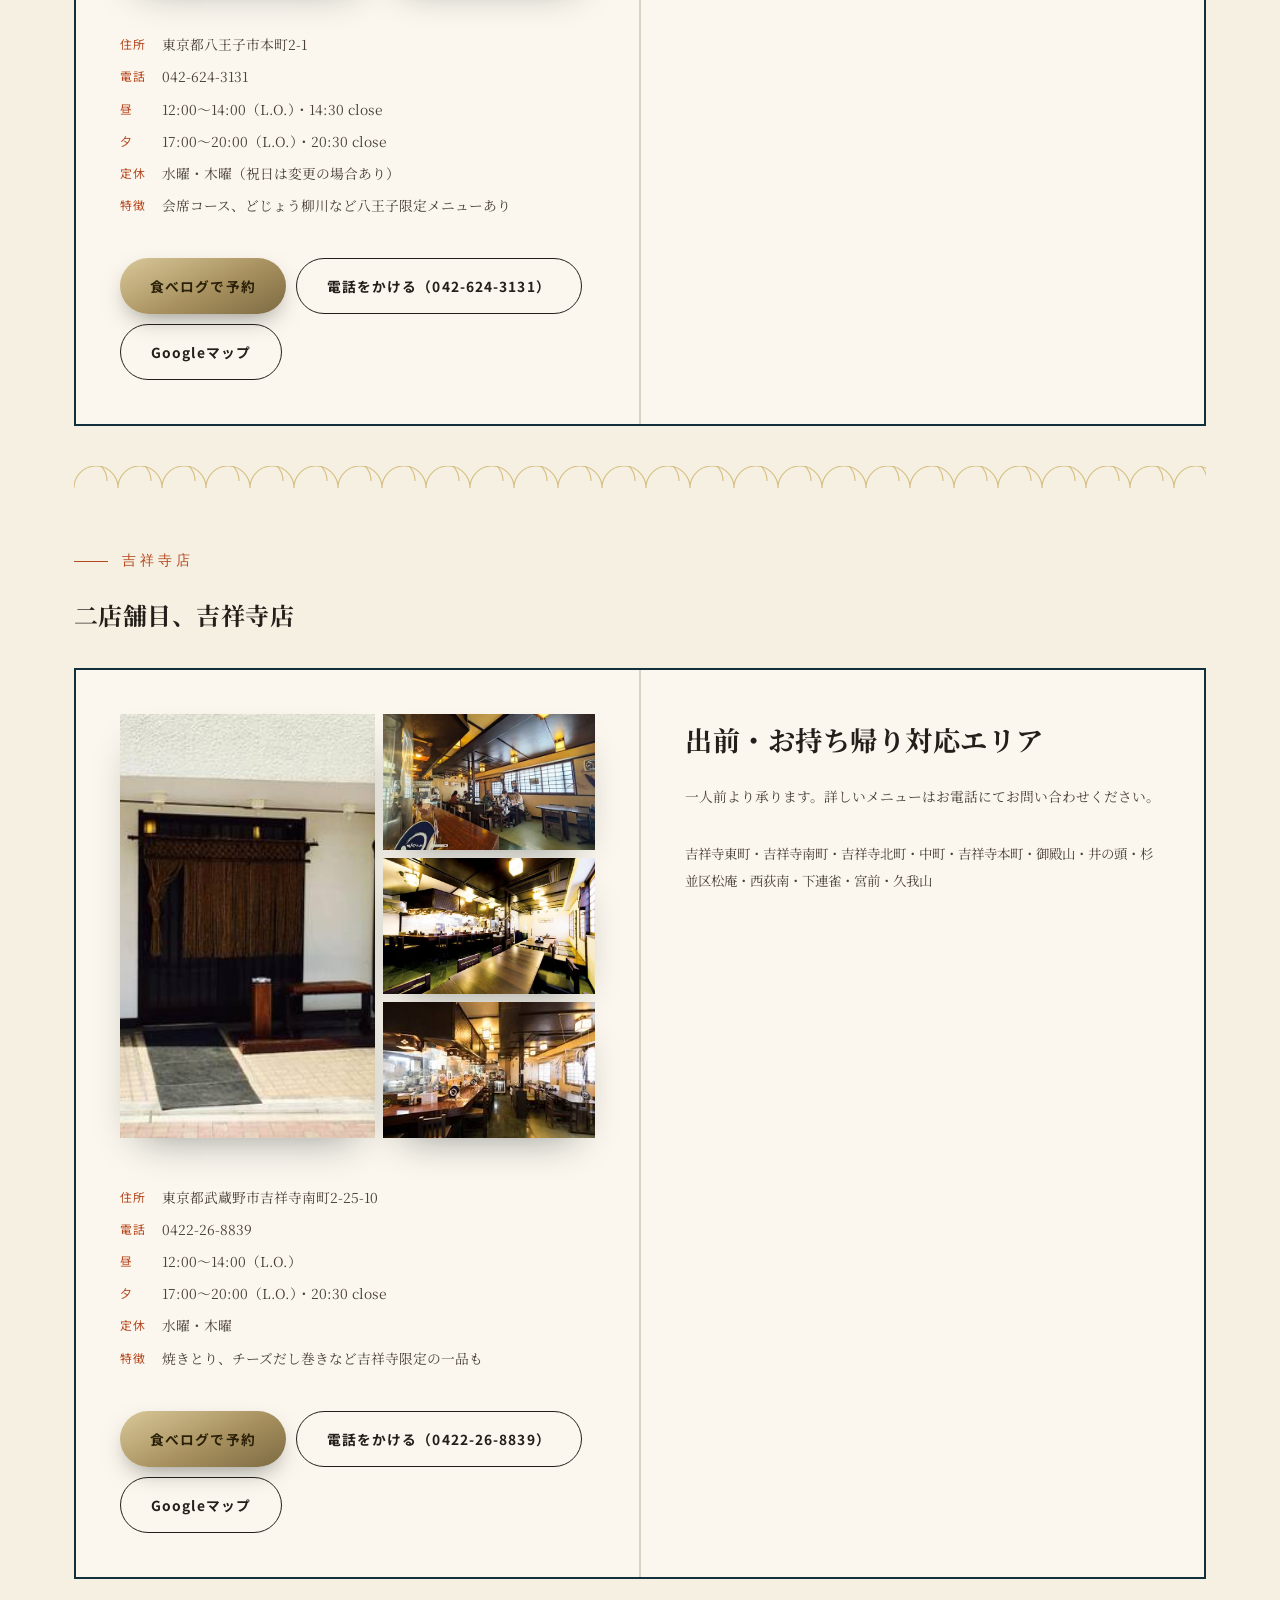
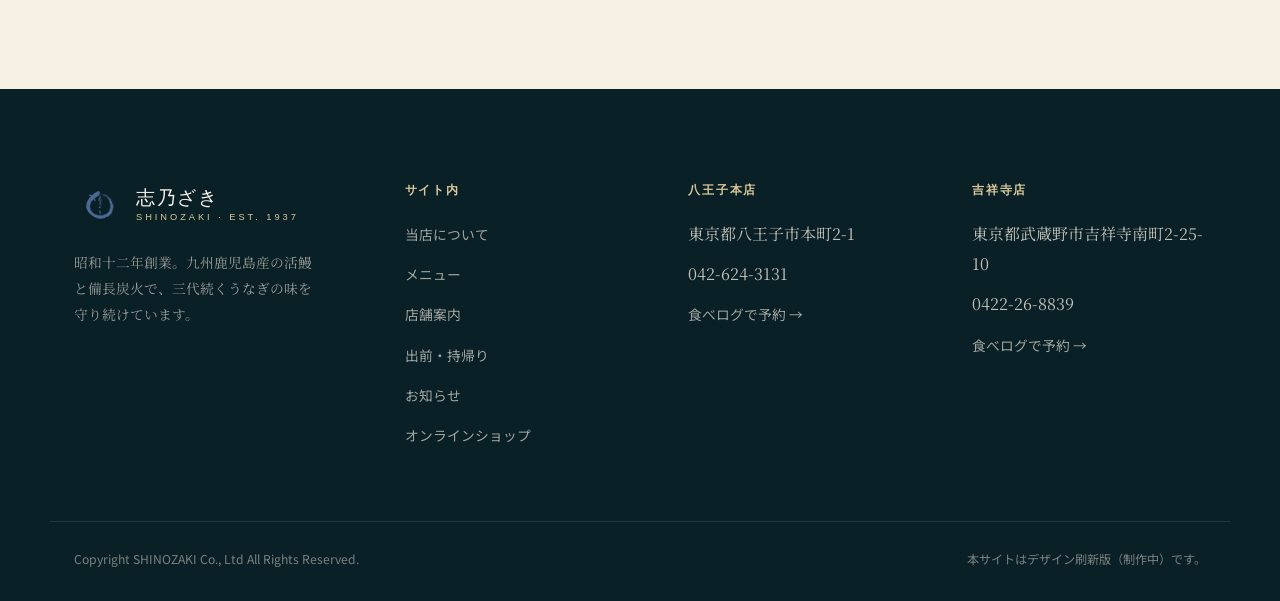
<file: locations.html>
<!doctype html>
<html lang="ja" data-lang="ja">
<head>
<meta charset="utf-8">
<meta name="viewport" content="width=device-width, initial-scale=1">
<title>店舗案内｜うなぎ志乃ざき | Locations — Unagi Shinozaki</title>
<meta name="description" content="八王子本店・吉祥寺店の住所、営業時間、アクセス、食べログ予約リンク。">
<link rel="icon" href="data:image/svg+xml,%3Csvg xmlns='http://www.w3.org/2000/svg' viewBox='0 0 100 100'%3E%3Crect width='100' height='100' rx='20' fill='%2311303b'/%3E%3Cpath d='M20 50c0-16.5 13.5-30 30-30 11.7 0 21.7 6.7 26.6 16.5M80 50c0 16.5-13.5 30-30 30-11.7 0-21.7-6.7-26.6-16.5' stroke='%23e7cf86' stroke-width='4' fill='none' stroke-linecap='round'/%3E%3C/svg%3E">
<link rel="preconnect" href="https://fonts.googleapis.com">
<link rel="preconnect" href="https://fonts.gstatic.com" crossorigin>
<link href="https://fonts.googleapis.com/css2?family=Shippori+Mincho:wght@500;700&family=Zen+Kaku+Gothic+New:wght@400;500;700&family=Noto+Serif+JP:wght@400;500;600;700&family=Noto+Serif+KR:wght@400;500;700&family=Noto+Serif+SC:wght@400;500;700&family=Noto+Sans+KR:wght@400;500;700&family=Noto+Sans+SC:wght@400;500;700&display=swap" rel="stylesheet">
<link rel="stylesheet" href="assets/css/style.css">
<style>
  .reserve-block{ display:grid; grid-template-columns:1fr 1fr; gap:2px; background:var(--line); border:2px solid var(--gold); margin-bottom:90px; }
  .reserve-card{ background:var(--indigo); color:var(--paper); padding:50px 44px; text-align:center; }
  .reserve-card .store-name{ font-size:1.8rem; margin-bottom:6px; }
  .reserve-card .en{ display:block; font-size:.62rem; letter-spacing:.3em; color:var(--gold-soft); font-family:"Zen Kaku Gothic New",sans-serif; margin-top:8px; }
  .reserve-card .btn{ margin-top:26px; }
  .map-frame{ border:0; width:100%; height:320px; filter:grayscale(.15) contrast(1.05); }
  .access-list{ display:flex; flex-direction:column; gap:8px; margin-top:18px; font-size:.86rem; color:var(--ink-soft); }
  .store-photos{ display:grid; grid-template-columns:1.2fr 1fr; gap:8px; margin-bottom:14px; }
  .store-photos img{ width:100%; height:100%; object-fit:cover; box-shadow:var(--shadow); }
  .store-photos .tall{ grid-row:span 3; aspect-ratio:3/5; }
  .store-photos .wide{ aspect-ratio:16/10; }
  @media (max-width:980px){
    .reserve-block{ grid-template-columns:1fr; }
    .store-card{ padding:30px 26px; }
  }
  @media (max-width:560px){
    .store-photos{ display:flex; flex-direction:column; grid-template-columns:none; }
    .store-photos .tall,
    .store-photos .wide{ grid-row:auto; grid-column:auto; width:100%; height:auto; aspect-ratio:4/3; }
    .store-card{ padding:22px 18px; }
  }
</style>
</head>
<body>
<div class="texture"></div>

<header class="site-header scrolled">
  <a href="index.html" class="brand">
    <img class="mark logo-img" src="assets/img/logo/shinozaki-logo.png" alt="志乃ざき">
    <span class="brand-type"><span class="jp">志乃ざき</span><span class="en">SHINOZAKI&nbsp;·&nbsp;EST.&nbsp;1937</span></span>
  </a>
  <nav class="nav-main">
    <ul class="nav-links">
      <li><a href="index.html" data-ja="ホーム" data-en="Home" data-ko="홈" data-zh="首页">ホーム</a></li>
      <li><a href="about.html" data-ja="当店について" data-en="Our Story" data-ko="가게 소개" data-zh="关于本店">当店について</a></li>
      <li><a href="menu.html" data-ja="メニュー" data-en="Menu" data-ko="메뉴" data-zh="菜单">メニュー</a></li>
      <li><a href="locations.html" aria-current="page" data-ja="店舗案内" data-en="Locations" data-ko="매장 안내" data-zh="门店信息">店舗案内</a></li>
      <li><a href="delivery.html" data-ja="出前・持帰り" data-en="Delivery" data-ko="배달・포장" data-zh="外送・外带">出前・持帰り</a></li>
      <li><a href="news.html" data-ja="お知らせ" data-en="News" data-ko="공지사항" data-zh="最新消息">お知らせ</a></li>
      <li><a href="https://shinozaki.thebase.in/" target="_blank" rel="noopener" data-ja="オンラインショップ" data-en="Shop" data-ko="온라인 스토어" data-zh="网上商店">オンラインショップ</a></li>
    </ul>
    <div class="lang-toggle"><button data-lang-btn="ja">JA</button><button data-lang-btn="en">EN</button><button data-lang-btn="ko">KO</button><button data-lang-btn="zh">中文</button></div>
    <div class="nav-cta"><a class="btn-reserve" href="#reserve" data-ja="ご予約（食べログ）" data-en="Reserve · Tabelog" data-ko="예약 (타베로그)" data-zh="预约（Tabelog）">ご予約（食べログ）</a></div>
  </nav>
  <button class="nav-toggle" aria-label="menu"><span></span><span></span><span></span></button>
</header>

<div class="nav-drawer">
  <button class="close" aria-label="close">×</button>
  <a href="index.html" data-ja="ホーム" data-en="Home" data-ko="홈" data-zh="首页">ホーム</a>
  <a href="about.html" data-ja="当店について" data-en="Our Story" data-ko="가게 소개" data-zh="关于本店">当店について</a>
  <a href="menu.html" data-ja="メニュー" data-en="Menu" data-ko="메뉴" data-zh="菜单">メニュー</a>
  <a href="locations.html" data-ja="店舗案内" data-en="Locations" data-ko="매장 안내" data-zh="门店信息">店舗案内</a>
  <a href="delivery.html" data-ja="出前・持帰り" data-en="Delivery" data-ko="배달・포장" data-zh="外送・外带">出前・持帰り</a>
  <a href="news.html" data-ja="お知らせ" data-en="News" data-ko="공지사항" data-zh="最新消息">お知らせ</a>
  <a href="https://shinozaki.thebase.in/" target="_blank" rel="noopener" data-ja="オンラインショップ" data-en="Online Shop" data-ko="온라인 스토어" data-zh="网上商店">オンラインショップ</a>
  <div class="lang-toggle"><button data-lang-btn="ja">日本語</button><button data-lang-btn="en">ENGLISH</button><button data-lang-btn="ko">한국어</button><button data-lang-btn="zh">中文</button></div>
</div>

<header class="page-header">
  <div class="container">
    <p class="breadcrumb"><a href="index.html">HOME</a> / <span data-ja="店舗案内" data-en="Locations" data-ko="매장 안내" data-zh="门店信息">店舗案内</span></p>
    <h1 data-ja="八王子本店・吉祥寺店" data-en="Hachiōji &amp; Kichijōji" data-ko="하치오지 본점 · 기치조지점" data-zh="八王子总店・吉祥寺店">八王子本店・吉祥寺店</h1>
  </div>
</header>

<section class="section">
  <div class="container">

    <!-- quick reserve -->
    <div class="reveal" id="reserve" style="margin-bottom:26px;scroll-margin-top:100px">
      <p class="eyebrow" data-ja="食べログから予約" data-en="RESERVE ON TABELOG" data-ko="타베로그로 예약" data-zh="通过Tabelog预约">食べログから予約</p>
    </div>
    <div class="reserve-block reveal">
      <div class="reserve-card">
        <h2 class="store-name">八王子本店<span class="en">HACHIŌJI HONTEN</span></h2>
        <p style="color:rgba(246,240,226,.8)" data-ja="042-624-3131" data-en="Tel. 042-624-3131" data-ko="Tel. 042-624-3131" data-zh="电话 042-624-3131">042-624-3131</p>
        <a class="btn btn-gold" href="https://yoyaku.tabelog.com/yoyaku/net_booking_form/index?rcd=13016384" target="_blank" rel="noopener">
          <span data-ja="食べログで予約する" data-en="Reserve on Tabelog" data-ko="타베로그에서 예약하기" data-zh="在Tabelog预约">食べログで予約する</span>
        </a>
      </div>
      <div class="reserve-card">
        <h2 class="store-name">吉祥寺店<span class="en">KICHIJŌJI</span></h2>
        <p style="color:rgba(246,240,226,.8)" data-ja="0422-26-8839" data-en="Tel. 0422-26-8839" data-ko="Tel. 0422-26-8839" data-zh="电话 0422-26-8839">0422-26-8839</p>
        <a class="btn btn-gold" href="https://yoyaku.tabelog.com/yoyaku/net_booking_form/index?rcd=13202263" target="_blank" rel="noopener">
          <span data-ja="食べログで予約する" data-en="Reserve on Tabelog" data-ko="타베로그에서 예약하기" data-zh="在Tabelog预约">食べログで予約する</span>
        </a>
      </div>
    </div>

    <!-- ===================== HACHIOJI ===================== -->
    <div class="reveal" id="hachioji" style="scroll-margin-top:100px;margin-bottom:30px">
      <p class="eyebrow" data-ja="八王子本店" data-en="HACHIŌJI — MAIN STORE" data-ko="하치오지 본점" data-zh="八王子总店">八王子本店</p>
      <h2 data-ja="創業の地、八王子本店" data-en="Hachiōji — where it all began" data-ko="창업의 땅, 하치오지 본점" data-zh="创业之地，八王子总店">創業の地、八王子本店</h2>
    </div>
    <div class="store-grid reveal" style="margin-bottom:40px">
      <div class="store-card">
        <div class="store-photos">
          <img class="tall" src="assets/img/stores/hachioji/exterior.jpg" alt="八王子本店 外観" loading="lazy">
          <img class="wide" src="assets/img/stores/hachioji/interior.jpg" alt="八王子本店 店内" loading="lazy">
          <img class="wide" src="assets/img/stores/hachioji/interior-split.png" alt="八王子本店 店内の様子" loading="lazy">
          <img class="wide" src="assets/img/home/top1.jpg" alt="八王子本店のうな重" loading="lazy">
        </div>
        <dl class="store-meta">
          <dt data-ja="住所" data-en="Address" data-ko="주소" data-zh="地址">住所</dt><dd data-ja="東京都八王子市本町2-1" data-en="2-1 Honchō, Hachiōji, Tokyo 192-0066" data-ko="도쿄도 하치오지시 혼마치 2-1" data-zh="东京都八王子市本町2-1">東京都八王子市本町2-1</dd>
          <dt data-ja="電話" data-en="Tel" data-ko="전화" data-zh="电话">電話</dt><dd>042-624-3131</dd>
          <dt data-ja="昼" data-en="Lunch" data-ko="점심" data-zh="午市">昼</dt><dd data-ja="12:00〜14:00（L.O.）・14:30 close" data-en="12:00–2:00pm (L.O.) · closes 2:30pm" data-ko="12:00~14:00 (라스트오더) · 14:30 종료" data-zh="12:00～14:00（最后点单）· 14:30打烊">12:00〜14:00（L.O.）・14:30 close</dd>
          <dt data-ja="夕" data-en="Dinner" data-ko="저녁" data-zh="晚市">夕</dt><dd data-ja="17:00〜20:00（L.O.）・20:30 close" data-en="5:00–8:00pm (L.O.) · closes 8:30pm" data-ko="17:00~20:00 (라스트오더) · 20:30 종료" data-zh="17:00～20:00（最后点单）· 20:30打烊">17:00〜20:00（L.O.）・20:30 close</dd>
          <dt data-ja="定休" data-en="Closed" data-ko="정기휴무" data-zh="休息日">定休</dt><dd data-ja="水曜・木曜（祝日は変更の場合あり）" data-en="Wednesdays &amp; Thursdays (subject to change on holidays)" data-ko="수요일·목요일 (공휴일에는 변경될 수 있음)" data-zh="周三・周四（节假日可能调整）">水曜・木曜（祝日は変更の場合あり）</dd>
          <dt data-ja="特徴" data-en="Notable" data-ko="특징" data-zh="特色">特徴</dt><dd data-ja="会席コース、どじょう柳川など八王子限定メニューあり" data-en="Exclusive kaiseki course menu and dishes like dojō yanagawa" data-ko="가이세키 코스, 미꾸라지 야나가와 등 하치오지 한정 메뉴 있음" data-zh="设有会席套餐、泥鳅柳川锅等八王子限定菜品">会席コース、どじょう柳川など八王子限定メニューあり</dd>
        </dl>
        <div class="store-actions">
          <a class="btn btn-gold" href="https://yoyaku.tabelog.com/yoyaku/net_booking_form/index?rcd=13016384" target="_blank" rel="noopener"><span data-ja="食べログで予約" data-en="Reserve on Tabelog" data-ko="타베로그에서 예약" data-zh="在Tabelog预约">食べログで予約</span></a>
          <a class="btn btn-ink" href="tel:042-624-3131"><span data-ja="電話をかける（042-624-3131）" data-en="Call 042-624-3131" data-ko="전화하기 (042-624-3131)" data-zh="致电 042-624-3131">電話をかける（042-624-3131）</span></a>
          <a class="btn btn-ink" href="https://www.google.com/maps/search/?api=1&query=%E6%9D%B1%E4%BA%AC%E9%83%BD%E5%85%AB%E7%8E%8B%E5%AD%90%E5%B8%82%E6%9C%AC%E7%94%BA2-1+%E5%BF%97%E4%B9%83%E3%81%96%E3%81%8D" target="_blank" rel="noopener"><span data-ja="Googleマップ" data-en="Google Maps" data-ko="구글 지도" data-zh="Google地图">Googleマップ</span></a>
        </div>
      </div>
      <div class="store-card">
        <h3 class="store-name" data-ja="出前・お持ち帰り対応エリア" data-en="Delivery &amp; Takeout Area" data-ko="배달・포장 가능 지역" data-zh="外送・外带配送区域">出前・お持ち帰り対応エリア</h3>
        <p style="color:var(--ink-soft);font-size:.86rem" data-ja="一人前より承ります。詳しいメニューはお電話にてお問い合わせください。" data-en="Orders of one serving or more accepted. Please call for the delivery menu." data-ko="1인분부터 주문 가능합니다. 자세한 메뉴는 전화로 문의해 주세요." data-zh="一人份起接受订购。详细菜单请致电咨询。">一人前より承ります。詳しいメニューはお電話にてお問い合わせください。</p>
        <p style="margin-top:14px;font-size:.84rem;line-height:2;color:var(--ink-soft)">
          本町・元横山町・横山町・大和田町・南町・新町・八幡町・八日町・明神町・平岡町・暁町・子安町・天神町・田町・小門町・南新町・三崎町・旭町・上野町・日吉町・千人町・八木町・万町・寺町・東町・中町・大横町・追分町・台町・散田町・富士見町・中野山王・中野上町・並木町・めじろ台・山田町・北野町・緑町・片倉町
        </p>
      </div>
    </div>

    <div class="wave-divider"></div>

    <!-- ===================== KICHIJOJI ===================== -->
    <div class="reveal" id="kichijoji" style="scroll-margin-top:100px;margin:60px 0 30px">
      <p class="eyebrow" data-ja="吉祥寺店" data-en="KICHIJŌJI" data-ko="기치조지점" data-zh="吉祥寺店">吉祥寺店</p>
      <h2 data-ja="二店舗目、吉祥寺店" data-en="Kichijōji — our second home" data-ko="두 번째 매장, 기치조지점" data-zh="第二家店，吉祥寺店">二店舗目、吉祥寺店</h2>
    </div>
    <div class="store-grid reveal">
      <div class="store-card">
        <div class="store-photos">
          <img class="tall" src="assets/img/stores/kichijoji/exterior.jpg" alt="吉祥寺店 外観" loading="lazy">
          <img class="wide" src="assets/img/stores/kichijoji/interior-guests.jpg" alt="吉祥寺店 店内" loading="lazy">
          <img class="wide" src="assets/img/stores/kichijoji/interior-hall.jpg" alt="吉祥寺店 店内席" loading="lazy">
          <img class="wide" src="assets/img/stores/kichijoji/interior-counter.jpg" alt="吉祥寺店 カウンター席" loading="lazy">
        </div>
        <dl class="store-meta">
          <dt data-ja="住所" data-en="Address" data-ko="주소" data-zh="地址">住所</dt><dd data-ja="東京都武蔵野市吉祥寺南町2-25-10" data-en="2-25-10 Kichijōji Minamichō, Musashino, Tokyo 180-0003" data-ko="도쿄도 무사시노시 기치조지미나미초 2-25-10" data-zh="东京都武藏野市吉祥寺南町2-25-10">東京都武蔵野市吉祥寺南町2-25-10</dd>
          <dt data-ja="電話" data-en="Tel" data-ko="전화" data-zh="电话">電話</dt><dd>0422-26-8839</dd>
          <dt data-ja="昼" data-en="Lunch" data-ko="점심" data-zh="午市">昼</dt><dd data-ja="12:00〜14:00（L.O.）" data-en="12:00–2:00pm (L.O.)" data-ko="12:00~14:00 (라스트오더)" data-zh="12:00～14:00（最后点单）">12:00〜14:00（L.O.）</dd>
          <dt data-ja="夕" data-en="Dinner" data-ko="저녁" data-zh="晚市">夕</dt><dd data-ja="17:00〜20:00（L.O.）・20:30 close" data-en="5:00–8:00pm (L.O.) · closes 8:30pm" data-ko="17:00~20:00 (라스트오더) · 20:30 종료" data-zh="17:00～20:00（最后点单）· 20:30打烊">17:00〜20:00（L.O.）・20:30 close</dd>
          <dt data-ja="定休" data-en="Closed" data-ko="정기휴무" data-zh="休息日">定休</dt><dd data-ja="水曜・木曜" data-en="Wednesdays &amp; Thursdays" data-ko="수요일·목요일" data-zh="周三・周四">水曜・木曜</dd>
          <dt data-ja="特徴" data-en="Notable" data-ko="특징" data-zh="特色">特徴</dt><dd data-ja="焼きとり、チーズだし巻きなど吉祥寺限定の一品も" data-en="Exclusive small plates like yakitori and cheese dashi-maki" data-ko="야키토리, 치즈 다시마키 등 기치조지 한정 메뉴도" data-zh="设有烤鸡肉串、芝士高汤蛋卷等吉祥寺限定小菜">焼きとり、チーズだし巻きなど吉祥寺限定の一品も</dd>
        </dl>
        <div class="store-actions">
          <a class="btn btn-gold" href="https://yoyaku.tabelog.com/yoyaku/net_booking_form/index?rcd=13202263" target="_blank" rel="noopener"><span data-ja="食べログで予約" data-en="Reserve on Tabelog" data-ko="타베로그에서 예약" data-zh="在Tabelog预约">食べログで予約</span></a>
          <a class="btn btn-ink" href="tel:0422-26-8839"><span data-ja="電話をかける（0422-26-8839）" data-en="Call 0422-26-8839" data-ko="전화하기 (0422-26-8839)" data-zh="致电 0422-26-8839">電話をかける（0422-26-8839）</span></a>
          <a class="btn btn-ink" href="https://www.google.com/maps/search/?api=1&query=%E6%9D%B1%E4%BA%AC%E9%83%BD%E6%AD%A6%E8%94%B5%E9%87%8E%E5%B8%82%E5%90%89%E7%A5%A5%E5%AF%BA%E5%8D%97%E7%94%BA2-25-10" target="_blank" rel="noopener"><span data-ja="Googleマップ" data-en="Google Maps" data-ko="구글 지도" data-zh="Google地图">Googleマップ</span></a>
        </div>
      </div>
      <div class="store-card">
        <h3 class="store-name" data-ja="出前・お持ち帰り対応エリア" data-en="Delivery &amp; Takeout Area" data-ko="배달・포장 가능 지역" data-zh="外送・外带配送区域">出前・お持ち帰り対応エリア</h3>
        <p style="color:var(--ink-soft);font-size:.86rem" data-ja="一人前より承ります。詳しいメニューはお電話にてお問い合わせください。" data-en="Orders of one serving or more accepted. Please call for the delivery menu." data-ko="1인분부터 주문 가능합니다. 자세한 메뉴는 전화로 문의해 주세요." data-zh="一人份起接受订购。详细菜单请致电咨询。">一人前より承ります。詳しいメニューはお電話にてお問い合わせください。</p>
        <p style="margin-top:14px;font-size:.84rem;line-height:2;color:var(--ink-soft)">
          吉祥寺東町・吉祥寺南町・吉祥寺北町・中町・吉祥寺本町・御殿山・井の頭・杉並区松庵・西荻南・下連雀・宮前・久我山
        </p>
      </div>
    </div>

  </div>
</section>

<footer class="site-footer">
  <div class="container footer-grid">
    <div class="footer-brand">
      <a href="index.html" class="brand">
        <img class="mark logo-img" src="assets/img/logo/shinozaki-logo.png" alt="志乃ざき">
        <span class="brand-type"><span class="jp">志乃ざき</span><span class="en">SHINOZAKI · EST. 1937</span></span>
      </a>
      <p data-ja="昭和十二年創業。九州鹿児島産の活鰻と備長炭火で、三代続くうなぎの味を守り続けています。" data-en="Founded 1937. Three generations of charcoal-grilled eel, made with live eel from Kagoshima." data-ko="1937년 창업. 규슈 가고시마산 활장어와 비장탄 숯불로, 3대째 이어온 장어 맛을 지켜오고 있습니다." data-zh="创业于1937年。以九州鹿儿岛产活鳗鱼与备长炭炭火，守护三代传承的鳗鱼风味。">昭和十二年創業。九州鹿児島産の活鰻と備長炭火で、三代続くうなぎの味を守り続けています。</p>
    </div>
    <div class="footer-col">
      <h4 data-ja="サイト内" data-en="EXPLORE" data-ko="사이트 내" data-zh="站内导航">サイト内</h4>
      <ul>
        <li><a href="about.html" data-ja="当店について" data-en="Our Story" data-ko="가게 소개" data-zh="关于本店">当店について</a></li>
        <li><a href="menu.html" data-ja="メニュー" data-en="Menu" data-ko="메뉴" data-zh="菜单">メニュー</a></li>
        <li><a href="locations.html" data-ja="店舗案内" data-en="Locations" data-ko="매장 안내" data-zh="门店信息">店舗案内</a></li>
      <li><a href="delivery.html" data-ja="出前・持帰り" data-en="Delivery" data-ko="배달・포장" data-zh="外送・外带">出前・持帰り</a></li>
        <li><a href="news.html" data-ja="お知らせ" data-en="News" data-ko="공지사항" data-zh="最新消息">お知らせ</a></li>
        <li><a href="https://shinozaki.thebase.in/" target="_blank" rel="noopener" data-ja="オンラインショップ" data-en="Online Shop" data-ko="온라인 스토어" data-zh="网上商店">オンラインショップ</a></li>
      </ul>
    </div>
    <div class="footer-col">
      <h4 data-ja="八王子本店" data-en="HACHIŌJI" data-ko="하치오지 본점" data-zh="八王子总店">八王子本店</h4>
      <ul>
        <li data-ja="東京都八王子市本町2-1" data-en="2-1 Honchō, Hachiōji, Tokyo" data-ko="도쿄도 하치오지시 혼마치 2-1" data-zh="东京都八王子市本町2-1">東京都八王子市本町2-1</li>
        <li>042-624-3131</li>
        <li><a href="https://yoyaku.tabelog.com/yoyaku/net_booking_form/index?rcd=13016384" target="_blank" rel="noopener" data-ja="食べログで予約 →" data-en="Reserve on Tabelog →" data-ko="타베로그에서 예약 →" data-zh="在Tabelog预约 →">食べログで予約 →</a></li>
      </ul>
    </div>
    <div class="footer-col">
      <h4 data-ja="吉祥寺店" data-en="KICHIJŌJI" data-ko="기치조지점" data-zh="吉祥寺店">吉祥寺店</h4>
      <ul>
        <li data-ja="東京都武蔵野市吉祥寺南町2-25-10" data-en="2-25-10 Kichijōji Minamichō, Musashino, Tokyo" data-ko="도쿄도 무사시노시 기치조지미나미초 2-25-10" data-zh="东京都武藏野市吉祥寺南町2-25-10">東京都武蔵野市吉祥寺南町2-25-10</li>
        <li>0422-26-8839</li>
        <li><a href="https://yoyaku.tabelog.com/yoyaku/net_booking_form/index?rcd=13202263" target="_blank" rel="noopener" data-ja="食べログで予約 →" data-en="Reserve on Tabelog →" data-ko="타베로그에서 예약 →" data-zh="在Tabelog预约 →">食べログで予約 →</a></li>
      </ul>
    </div>
  </div>
  <div class="container footer-bottom">
    <span>Copyright SHINOZAKI Co., Ltd All Rights Reserved.</span>
    <span data-ja="本サイトはデザイン刷新版（制作中）です。" data-en="This is a redesigned concept site." data-ko="본 사이트는 디자인 리뉴얼 버전(제작 중)입니다." data-zh="本网站为设计改版版本（制作中）。">本サイトはデザイン刷新版（制作中）です。</span>
  </div>
</footer>

<div class="mobile-reserve-bar">
  <a class="btn btn-gold" href="https://yoyaku.tabelog.com/yoyaku/net_booking_form/index?rcd=13016384" target="_blank" rel="noopener" style="padding:11px 14px;font-size:.74rem"><span data-ja="八王子店 予約" data-en="Reserve Hachiōji" data-ko="하치오지점 예약" data-zh="预约八王子店">八王子店 予約</span></a>
  <a class="btn btn-gold" href="https://yoyaku.tabelog.com/yoyaku/net_booking_form/index?rcd=13202263" target="_blank" rel="noopener" style="padding:11px 14px;font-size:.74rem"><span data-ja="吉祥寺店 予約" data-en="Reserve Kichijōji" data-ko="기치조지점 예약" data-zh="预约吉祥寺店">吉祥寺店 予約</span></a>
</div>

<script src="assets/js/main.js"></script>

<!-- Demo notice: this site is a sample made by Madino Design -->
<style>.mdn-demo{position:fixed;left:12px;bottom:calc(12px + env(safe-area-inset-bottom));z-index:2147483000;max-width:calc(100vw - 24px);padding:6px 13px;border-radius:999px;background:rgba(20,20,20,.8);color:#fff;font:500 11px/1.5 -apple-system,BlinkMacSystemFont,"Hiragino Sans","Noto Sans JP",sans-serif;letter-spacing:.04em;backdrop-filter:blur(6px);-webkit-backdrop-filter:blur(6px);pointer-events:none}@media(max-width:900px){.mdn-demo{bottom:auto;top:calc(76px + env(safe-area-inset-top));left:50%;transform:translateX(-50%);white-space:nowrap;font-size:10px}}</style><div role="note" class="mdn-demo">デモサイト｜お店の公式サイトではありません</div>
</body>
</html>
</file>
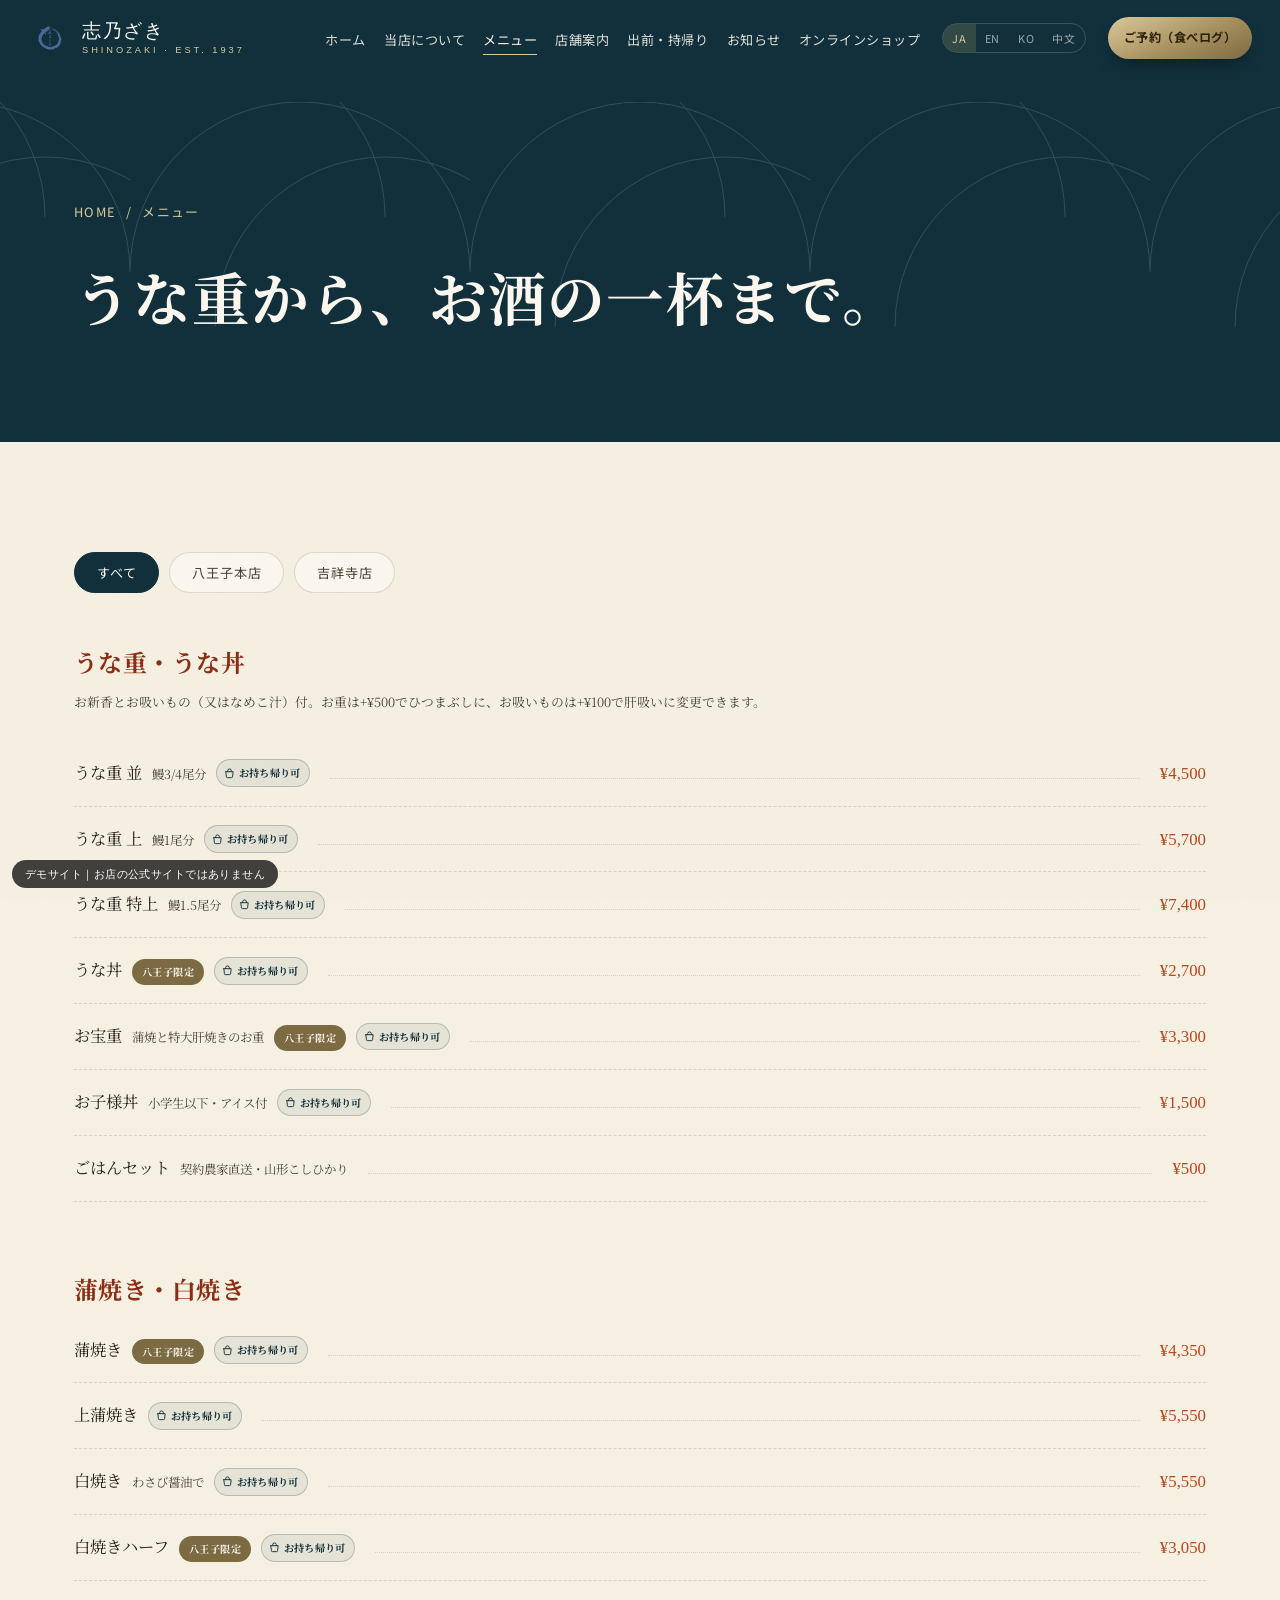
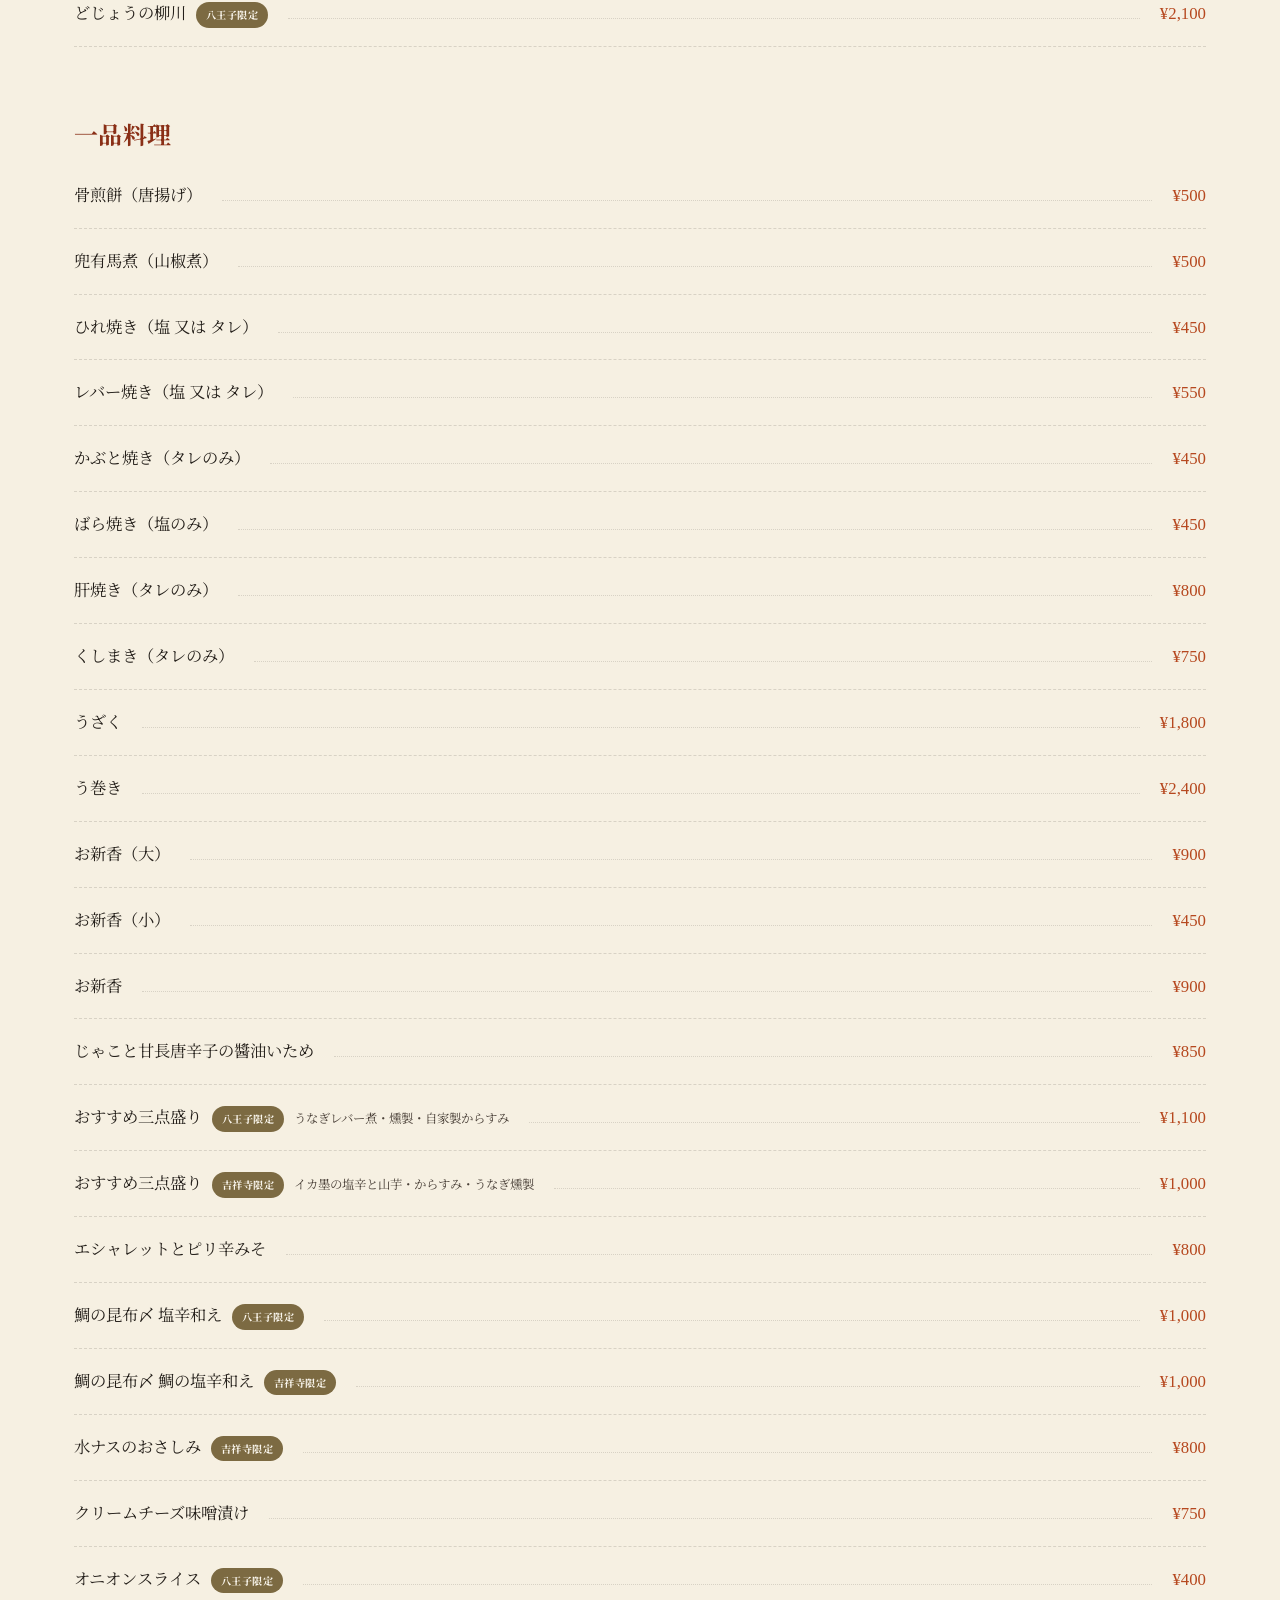
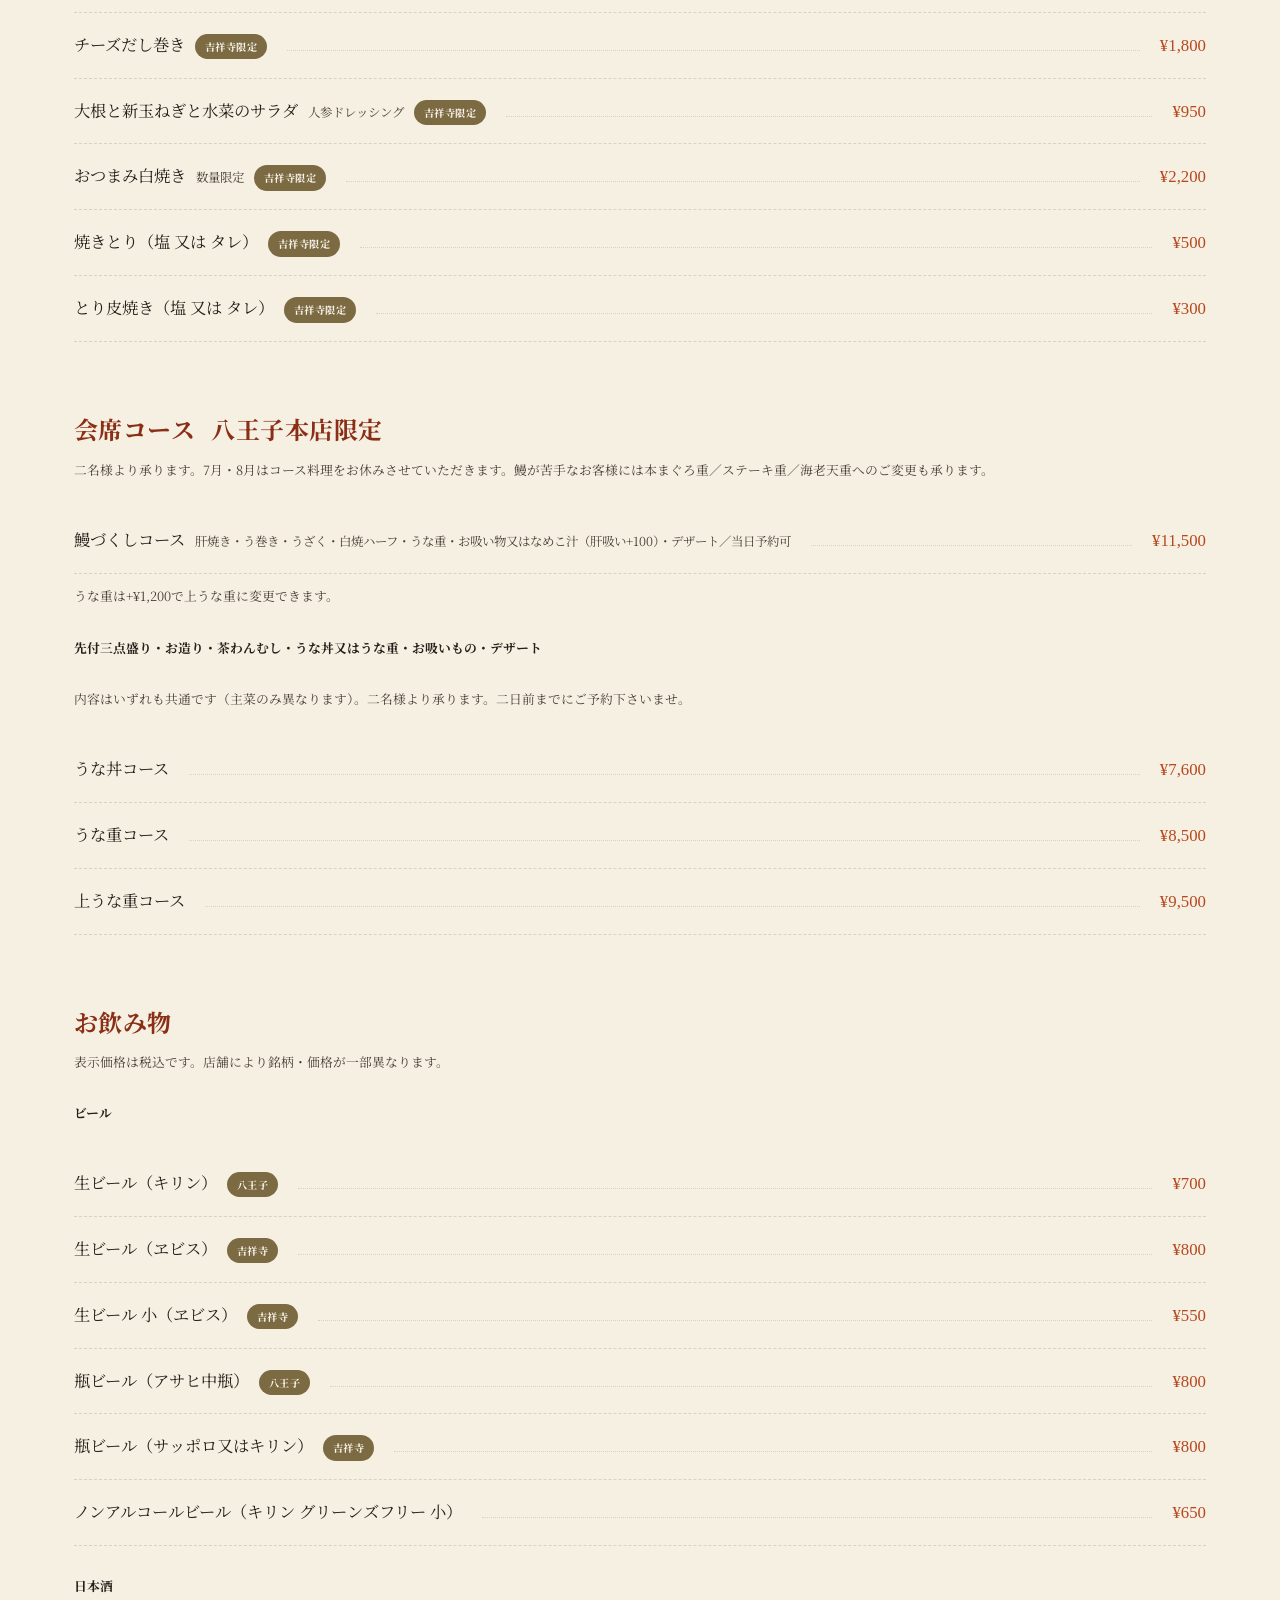
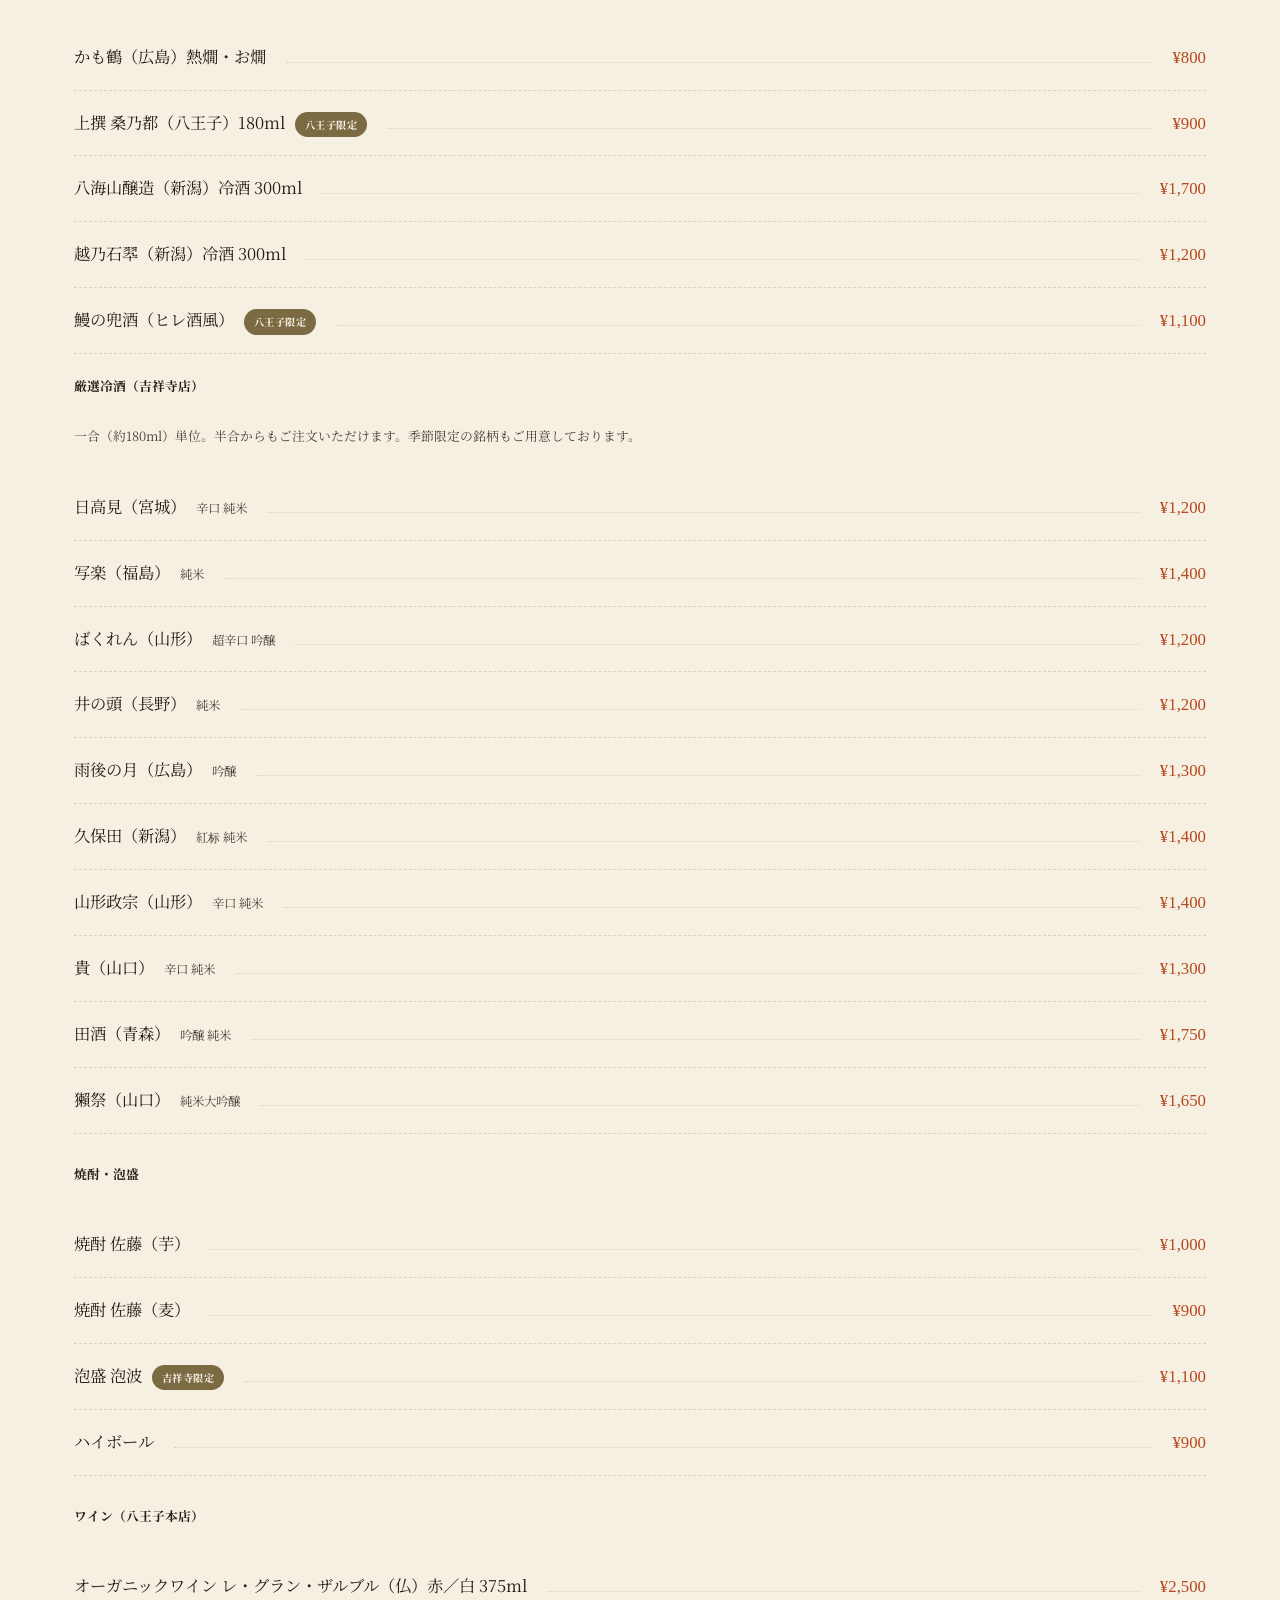
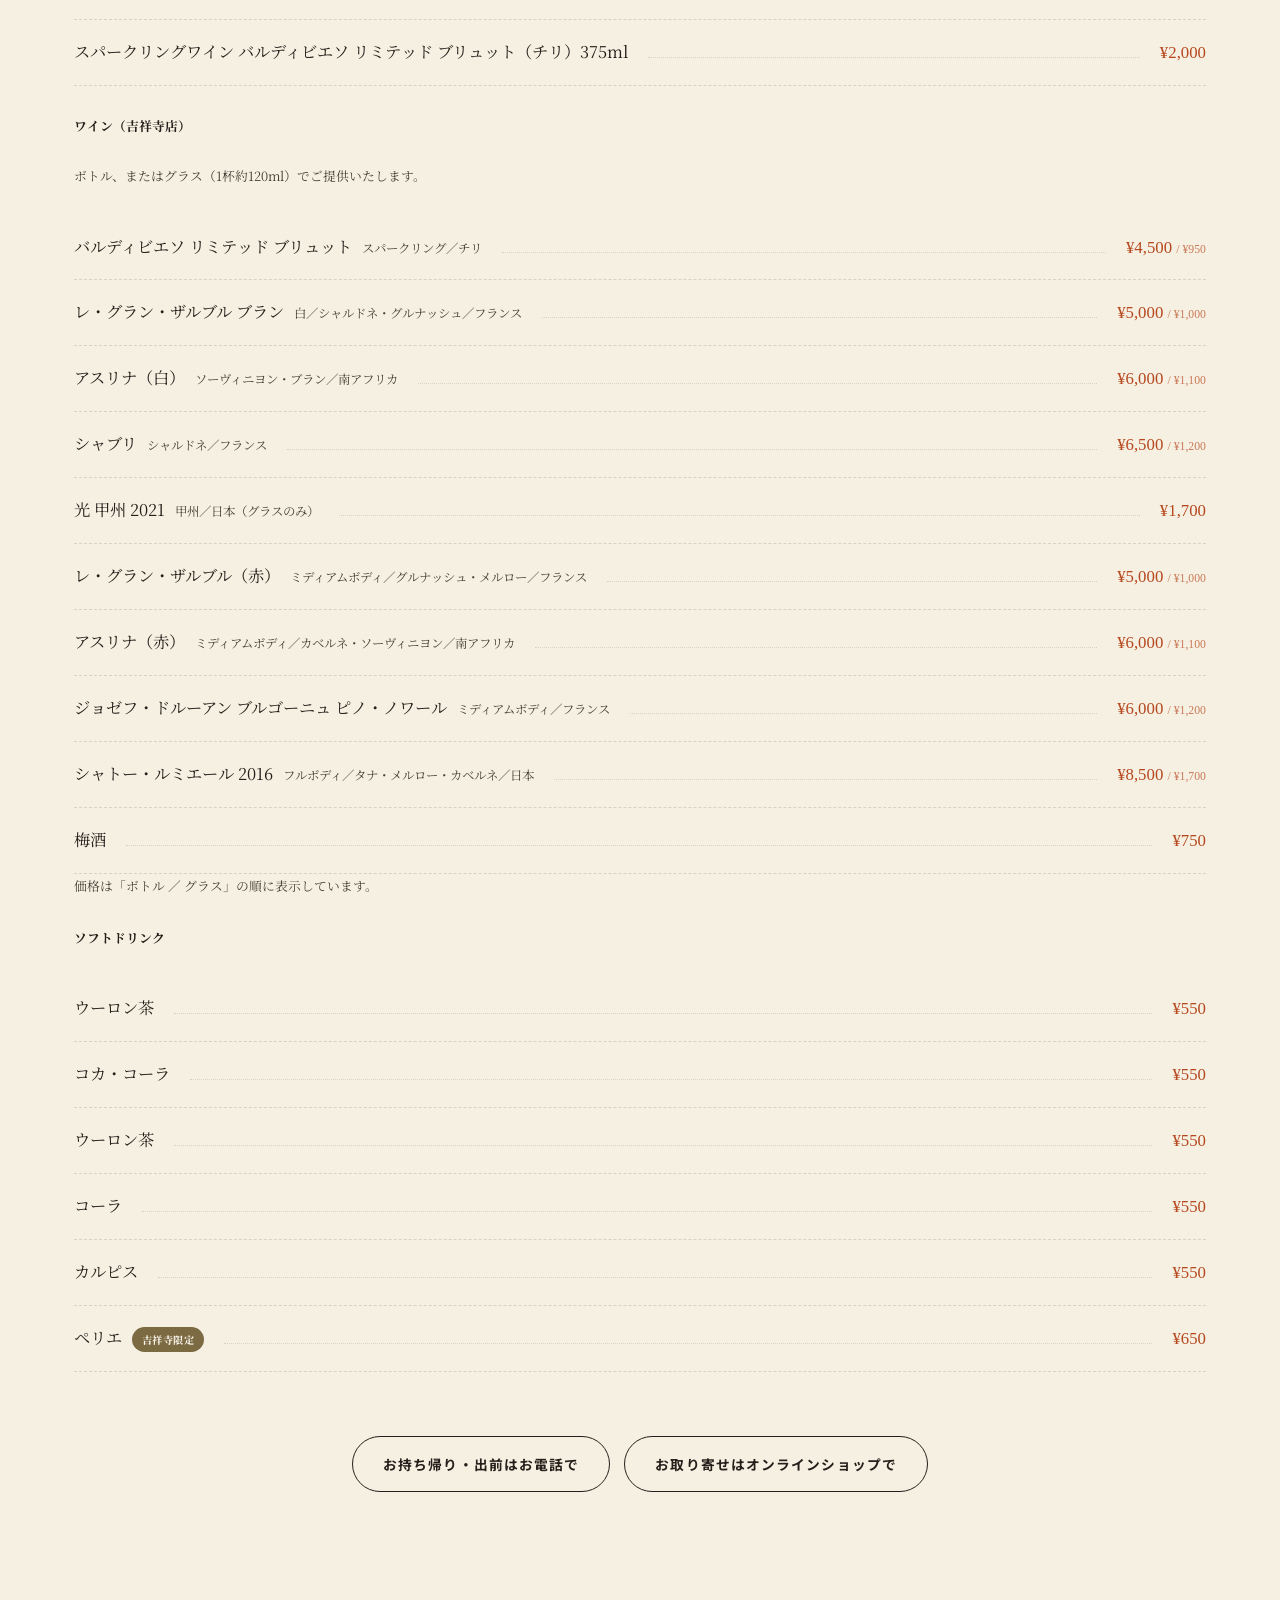
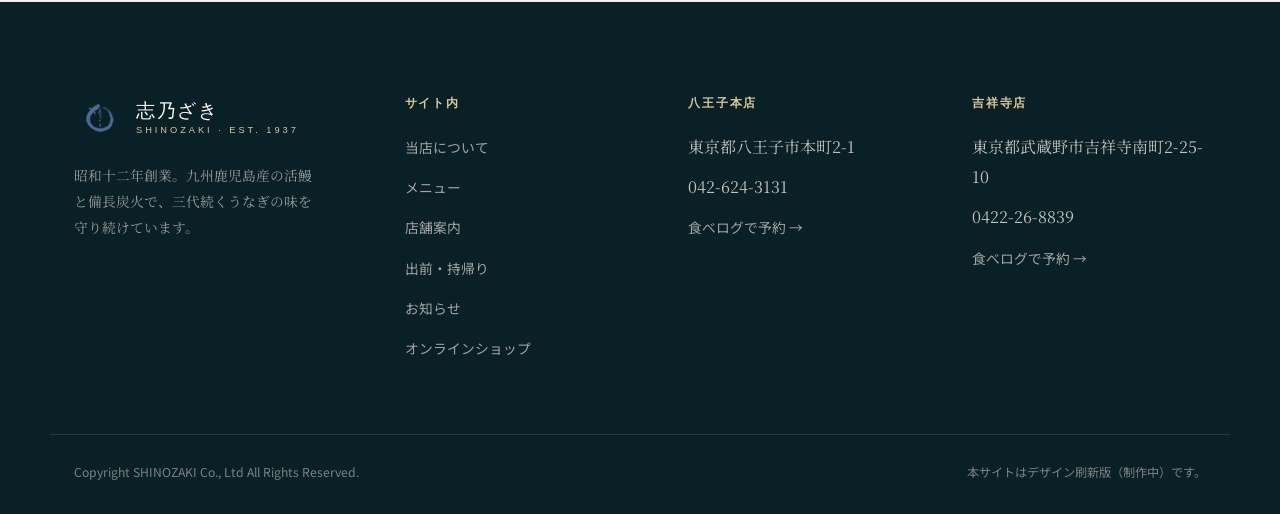
<file: menu.html>
<!doctype html>
<html lang="ja" data-lang="ja">
<head>
<meta charset="utf-8">
<meta name="viewport" content="width=device-width, initial-scale=1">
<title>メニュー｜うなぎ志乃ざき | Menu — Unagi Shinozaki</title>
<meta name="description" content="うな重、白焼き、一品料理から会席コースまで。八王子本店・吉祥寺店のメニューと価格。">
<link rel="icon" href="data:image/svg+xml,%3Csvg xmlns='http://www.w3.org/2000/svg' viewBox='0 0 100 100'%3E%3Crect width='100' height='100' rx='20' fill='%2311303b'/%3E%3Cpath d='M20 50c0-16.5 13.5-30 30-30 11.7 0 21.7 6.7 26.6 16.5M80 50c0 16.5-13.5 30-30 30-11.7 0-21.7-6.7-26.6-16.5' stroke='%23e7cf86' stroke-width='4' fill='none' stroke-linecap='round'/%3E%3C/svg%3E">
<link rel="preconnect" href="https://fonts.googleapis.com">
<link rel="preconnect" href="https://fonts.gstatic.com" crossorigin>
<link href="https://fonts.googleapis.com/css2?family=Shippori+Mincho:wght@500;700&family=Zen+Kaku+Gothic+New:wght@400;500;700&family=Noto+Serif+JP:wght@400;500;600;700&family=Noto+Serif+KR:wght@400;500;700&family=Noto+Serif+SC:wght@400;500;700&family=Noto+Sans+KR:wght@400;500;700&family=Noto+Sans+SC:wght@400;500;700&display=swap" rel="stylesheet">
<link rel="stylesheet" href="assets/css/style.css">
</head>
<body>
<div class="texture"></div>

<header class="site-header scrolled">
  <a href="index.html" class="brand">
    <img class="mark logo-img" src="assets/img/logo/shinozaki-logo.png" alt="志乃ざき">
    <span class="brand-type"><span class="jp">志乃ざき</span><span class="en">SHINOZAKI&nbsp;·&nbsp;EST.&nbsp;1937</span></span>
  </a>
  <nav class="nav-main">
    <ul class="nav-links">
      <li><a href="index.html" data-ja="ホーム" data-en="Home" data-ko="홈" data-zh="首页">ホーム</a></li>
      <li><a href="about.html" data-ja="当店について" data-en="Our Story" data-ko="가게 소개" data-zh="关于本店">当店について</a></li>
      <li><a href="menu.html" aria-current="page" data-ja="メニュー" data-en="Menu" data-ko="메뉴" data-zh="菜单">メニュー</a></li>
      <li><a href="locations.html" data-ja="店舗案内" data-en="Locations" data-ko="매장 안내" data-zh="门店信息">店舗案内</a></li>
      <li><a href="delivery.html" data-ja="出前・持帰り" data-en="Delivery" data-ko="배달・포장" data-zh="外送・外带">出前・持帰り</a></li>
      <li><a href="news.html" data-ja="お知らせ" data-en="News" data-ko="공지사항" data-zh="最新消息">お知らせ</a></li>
      <li><a href="https://shinozaki.thebase.in/" target="_blank" rel="noopener" data-ja="オンラインショップ" data-en="Shop" data-ko="온라인 스토어" data-zh="网上商店">オンラインショップ</a></li>
    </ul>
    <div class="lang-toggle"><button data-lang-btn="ja">JA</button><button data-lang-btn="en">EN</button><button data-lang-btn="ko">KO</button><button data-lang-btn="zh">中文</button></div>
    <div class="nav-cta"><a class="btn-reserve" href="locations.html#reserve" data-ja="ご予約（食べログ）" data-en="Reserve · Tabelog" data-ko="예약 (타베로그)" data-zh="预约（Tabelog）">ご予約（食べログ）</a></div>
  </nav>
  <button class="nav-toggle" aria-label="menu"><span></span><span></span><span></span></button>
</header>

<div class="nav-drawer">
  <button class="close" aria-label="close">×</button>
  <a href="index.html" data-ja="ホーム" data-en="Home" data-ko="홈" data-zh="首页">ホーム</a>
  <a href="about.html" data-ja="当店について" data-en="Our Story" data-ko="가게 소개" data-zh="关于本店">当店について</a>
  <a href="menu.html" data-ja="メニュー" data-en="Menu" data-ko="메뉴" data-zh="菜单">メニュー</a>
  <a href="locations.html" data-ja="店舗案内" data-en="Locations" data-ko="매장 안내" data-zh="门店信息">店舗案内</a>
  <a href="delivery.html" data-ja="出前・持帰り" data-en="Delivery" data-ko="배달・포장" data-zh="外送・外带">出前・持帰り</a>
  <a href="news.html" data-ja="お知らせ" data-en="News" data-ko="공지사항" data-zh="最新消息">お知らせ</a>
  <a href="https://shinozaki.thebase.in/" target="_blank" rel="noopener" data-ja="オンラインショップ" data-en="Online Shop" data-ko="온라인 스토어" data-zh="网上商店">オンラインショップ</a>
  <div class="lang-toggle"><button data-lang-btn="ja">日本語</button><button data-lang-btn="en">ENGLISH</button><button data-lang-btn="ko">한국어</button><button data-lang-btn="zh">中文</button></div>
</div>

<header class="page-header">
  <div class="container">
    <p class="breadcrumb"><a href="index.html">HOME</a> / <span data-ja="メニュー" data-en="Menu" data-ko="메뉴" data-zh="菜单">メニュー</span></p>
    <h1 data-ja="うな重から、お酒の一杯まで。" data-en="From a box of unajū to a glass of sake." data-ko="우나주부터, 술 한 잔까지." data-zh="从鳗鱼饭盒，到一杯清酒。">うな重から、お酒の一杯まで。</h1>
  </div>
</header>

<section class="section">
  <div class="container">

    <div class="menu-tabs reveal">
      <button class="menu-tab active" data-store="all" data-ja="すべて" data-en="All" data-ko="전체" data-zh="全部">すべて</button>
      <button class="menu-tab" data-store="hachioji" data-ja="八王子本店" data-en="Hachiōji" data-ko="하치오지 본점" data-zh="八王子总店">八王子本店</button>
      <button class="menu-tab" data-store="kichijoji" data-ja="吉祥寺店" data-en="Kichijōji" data-ko="기치조지점" data-zh="吉祥寺店">吉祥寺店</button>
    </div>

    <!-- ================= UNAJU ================= -->
    <div class="menu-group reveal">
      <h3><span data-ja="うな重・うな丼" data-en="Unajū &amp; Unadon" data-ko="우나주・우나동" data-zh="鳗鱼饭盒・鳗鱼盖饭">うな重・うな丼</span></h3>
      <p class="note" data-ja="お新香とお吸いもの（又はなめこ汁）付。お重は+¥500でひつまぶしに、お吸いものは+¥100で肝吸いに変更できます。"
         data-en="Served with pickles and clear soup or nameko mushroom soup. +¥500 to change to hitsumabushi style, +¥100 to change the soup to clear eel-liver soup." data-ko="채소절임과 맑은 국（또는 나메코 된장국） 포함. +¥500에 히쓰마부시로, +¥100에 간 맑은국으로 변경 가능합니다." data-zh="附赠小菜与清汤（或滑菇味噌汤）。加¥500可改为鳗鱼茶泡饭，加¥100可将清汤换成鳗肝清汤。">
        お新香とお吸いもの（又はなめこ汁）付。お重は+¥500でひつまぶしに、お吸いものは+¥100で肝吸いに変更できます。
      </p>
      <div class="menu-list">
        <div class="menu-item" data-store="hachioji kichijoji"><div class="name"><span class="jp" data-ja="うな重 並" data-en="Unajū — Nami" data-ko="우나주 나미（보통）" data-zh="鳗鱼饭盒 普通">うな重 並</span><span class="sub" data-ja="鰻3/4尾分" data-en="approx. 3/4 eel" data-ko="장어 3/4마리분" data-zh="鳗鱼3/4条量">鰻3/4尾分</span><span class="takeout" data-ja="お持ち帰り可" data-en="Takeout OK" data-ko="포장 가능" data-zh="可外带"><svg viewBox="0 0 24 24" fill="none" stroke-width="2" stroke-linecap="round" stroke-linejoin="round"><path d="M4 8h16l-1.3 11.2A2 2 0 0 1 16.7 21H7.3a2 2 0 0 1-2-1.8L4 8z"/><path d="M8 8V6a4 4 0 0 1 8 0v2"/></svg>お持ち帰り可</span></div><div class="dots"></div><div class="price">¥4,500</div></div>
        <div class="menu-item" data-store="hachioji kichijoji"><div class="name"><span class="jp" data-ja="うな重 上" data-en="Unajū — Jō" data-ko="우나주 조（상）" data-zh="鳗鱼饭盒 上等">うな重 上</span><span class="sub" data-ja="鰻1尾分" data-en="whole eel" data-ko="장어 1마리분" data-zh="鳗鱼1条量">鰻1尾分</span><span class="takeout" data-ja="お持ち帰り可" data-en="Takeout OK" data-ko="포장 가능" data-zh="可外带"><svg viewBox="0 0 24 24" fill="none" stroke-width="2" stroke-linecap="round" stroke-linejoin="round"><path d="M4 8h16l-1.3 11.2A2 2 0 0 1 16.7 21H7.3a2 2 0 0 1-2-1.8L4 8z"/><path d="M8 8V6a4 4 0 0 1 8 0v2"/></svg>お持ち帰り可</span></div><div class="dots"></div><div class="price">¥5,700</div></div>
        <div class="menu-item" data-store="hachioji kichijoji"><div class="name"><span class="jp" data-ja="うな重 特上" data-en="Unajū — Tokujō" data-ko="우나주 도쿠조（특상）" data-zh="鳗鱼饭盒 特上">うな重 特上</span><span class="sub" data-ja="鰻1.5尾分" data-en="approx. 1.5 eels" data-ko="장어 1.5마리분" data-zh="鳗鱼1.5条量">鰻1.5尾分</span><span class="takeout" data-ja="お持ち帰り可" data-en="Takeout OK" data-ko="포장 가능" data-zh="可外带"><svg viewBox="0 0 24 24" fill="none" stroke-width="2" stroke-linecap="round" stroke-linejoin="round"><path d="M4 8h16l-1.3 11.2A2 2 0 0 1 16.7 21H7.3a2 2 0 0 1-2-1.8L4 8z"/><path d="M8 8V6a4 4 0 0 1 8 0v2"/></svg>お持ち帰り可</span></div><div class="dots"></div><div class="price">¥7,400</div></div>
        <div class="menu-item" data-store="hachioji"><div class="name"><span class="jp" data-ja="うな丼" data-en="Unadon" data-ko="우나동" data-zh="鳗鱼盖饭">うな丼</span><span class="badge" data-ja="八王子限定" data-en="Hachiōji only" data-ko="하치오지 한정" data-zh="仅限八王子">八王子限定</span><span class="takeout" data-ja="お持ち帰り可" data-en="Takeout OK" data-ko="포장 가능" data-zh="可外带"><svg viewBox="0 0 24 24" fill="none" stroke-width="2" stroke-linecap="round" stroke-linejoin="round"><path d="M4 8h16l-1.3 11.2A2 2 0 0 1 16.7 21H7.3a2 2 0 0 1-2-1.8L4 8z"/><path d="M8 8V6a4 4 0 0 1 8 0v2"/></svg>お持ち帰り可</span></div><div class="dots"></div><div class="price">¥2,700</div></div>
        <div class="menu-item" data-store="hachioji"><div class="name"><span class="jp" data-ja="お宝重" data-en="Otakara-jū" data-ko="오타카라주" data-zh="宝盒饭">お宝重</span><span class="sub" data-ja="蒲焼と特大肝焼きのお重" data-en="kabayaki with an extra-large grilled liver" data-ko="가바야키와 특대 간구이가 들어간 주바코" data-zh="蒲烧鳗鱼与特大烤鳗肝饭盒">蒲焼と特大肝焼きのお重</span><span class="badge" data-ja="八王子限定" data-en="Hachiōji only" data-ko="하치오지 한정" data-zh="仅限八王子">八王子限定</span><span class="takeout" data-ja="お持ち帰り可" data-en="Takeout OK" data-ko="포장 가능" data-zh="可外带"><svg viewBox="0 0 24 24" fill="none" stroke-width="2" stroke-linecap="round" stroke-linejoin="round"><path d="M4 8h16l-1.3 11.2A2 2 0 0 1 16.7 21H7.3a2 2 0 0 1-2-1.8L4 8z"/><path d="M8 8V6a4 4 0 0 1 8 0v2"/></svg>お持ち帰り可</span></div><div class="dots"></div><div class="price">¥3,300</div></div>
        <div class="menu-item" data-store="hachioji kichijoji"><div class="name"><span class="jp" data-ja="お子様丼" data-en="Child's Unadon" data-ko="어린이 동" data-zh="儿童盖饭">お子様丼</span><span class="sub" data-ja="小学生以下・アイス付" data-en="age 12 &amp; under, incl. ice cream" data-ko="초등학생 이하・아이스크림 포함" data-zh="小学生以下・附赠冰淇淋">小学生以下・アイス付</span><span class="takeout" data-ja="お持ち帰り可" data-en="Takeout OK" data-ko="포장 가능" data-zh="可外带"><svg viewBox="0 0 24 24" fill="none" stroke-width="2" stroke-linecap="round" stroke-linejoin="round"><path d="M4 8h16l-1.3 11.2A2 2 0 0 1 16.7 21H7.3a2 2 0 0 1-2-1.8L4 8z"/><path d="M8 8V6a4 4 0 0 1 8 0v2"/></svg>お持ち帰り可</span></div><div class="dots"></div><div class="price">¥1,500</div></div>
        <div class="menu-item" data-store="hachioji kichijoji"><div class="name"><span class="jp" data-ja="ごはんセット" data-en="Rice Set" data-ko="밥 세트" data-zh="白饭套餐">ごはんセット</span><span class="sub" data-ja="契約農家直送・山形こしひかり" data-en="direct-sourced Yamagata Koshihikari" data-ko="계약 농가 직송・야마가타 고시히카리" data-zh="签约农户直送・山形越光米">契約農家直送・山形こしひかり</span></div><div class="dots"></div><div class="price">¥500</div></div>
      </div>
    </div>

    <!-- ================= KABAYAKI / SHIROYAKI ================= -->
    <div class="menu-group reveal">
      <h3><span data-ja="蒲焼き・白焼き" data-en="Kabayaki &amp; Shiroyaki" data-ko="가바야키・시로야키" data-zh="蒲烧・白烧">蒲焼き・白焼き</span></h3>
      <div class="menu-list">
        <div class="menu-item" data-store="hachioji"><div class="name"><span class="jp" data-ja="蒲焼き" data-en="Kabayaki (Nami)" data-ko="가바야키（나미）" data-zh="蒲烧（普通）">蒲焼き</span><span class="badge" data-ja="八王子限定" data-en="Hachiōji only" data-ko="하치오지 한정" data-zh="仅限八王子">八王子限定</span><span class="takeout" data-ja="お持ち帰り可" data-en="Takeout OK" data-ko="포장 가능" data-zh="可外带"><svg viewBox="0 0 24 24" fill="none" stroke-width="2" stroke-linecap="round" stroke-linejoin="round"><path d="M4 8h16l-1.3 11.2A2 2 0 0 1 16.7 21H7.3a2 2 0 0 1-2-1.8L4 8z"/><path d="M8 8V6a4 4 0 0 1 8 0v2"/></svg>お持ち帰り可</span></div><div class="dots"></div><div class="price">¥4,350</div></div>
        <div class="menu-item" data-store="hachioji kichijoji"><div class="name"><span class="jp" data-ja="上蒲焼き" data-en="Kabayaki (Jō)" data-ko="조 가바야키（상）" data-zh="上等蒲烧">上蒲焼き</span><span class="takeout" data-ja="お持ち帰り可" data-en="Takeout OK" data-ko="포장 가능" data-zh="可外带"><svg viewBox="0 0 24 24" fill="none" stroke-width="2" stroke-linecap="round" stroke-linejoin="round"><path d="M4 8h16l-1.3 11.2A2 2 0 0 1 16.7 21H7.3a2 2 0 0 1-2-1.8L4 8z"/><path d="M8 8V6a4 4 0 0 1 8 0v2"/></svg>お持ち帰り可</span></div><div class="dots"></div><div class="price">¥5,550</div></div>
        <div class="menu-item" data-store="hachioji kichijoji"><div class="name"><span class="jp" data-ja="白焼き" data-en="Shiroyaki" data-ko="시로야키" data-zh="白烧">白焼き</span><span class="sub" data-ja="わさび醤油で" data-en="with wasabi soy" data-ko="와사비 간장으로" data-zh="佐山葵酱油">わさび醤油で</span><span class="takeout" data-ja="お持ち帰り可" data-en="Takeout OK" data-ko="포장 가능" data-zh="可外带"><svg viewBox="0 0 24 24" fill="none" stroke-width="2" stroke-linecap="round" stroke-linejoin="round"><path d="M4 8h16l-1.3 11.2A2 2 0 0 1 16.7 21H7.3a2 2 0 0 1-2-1.8L4 8z"/><path d="M8 8V6a4 4 0 0 1 8 0v2"/></svg>お持ち帰り可</span></div><div class="dots"></div><div class="price">¥5,550</div></div>
        <div class="menu-item" data-store="hachioji"><div class="name"><span class="jp" data-ja="白焼きハーフ" data-en="Shiroyaki — Half" data-ko="시로야키 하프" data-zh="白烧 半份">白焼きハーフ</span><span class="badge" data-ja="八王子限定" data-en="Hachiōji only" data-ko="하치오지 한정" data-zh="仅限八王子">八王子限定</span><span class="takeout" data-ja="お持ち帰り可" data-en="Takeout OK" data-ko="포장 가능" data-zh="可外带"><svg viewBox="0 0 24 24" fill="none" stroke-width="2" stroke-linecap="round" stroke-linejoin="round"><path d="M4 8h16l-1.3 11.2A2 2 0 0 1 16.7 21H7.3a2 2 0 0 1-2-1.8L4 8z"/><path d="M8 8V6a4 4 0 0 1 8 0v2"/></svg>お持ち帰り可</span></div><div class="dots"></div><div class="price">¥3,050</div></div>
        <div class="menu-item" data-store="hachioji"><div class="name"><span class="jp" data-ja="どじょうの柳川" data-en="Dojō Yanagawa-nabe" data-ko="미꾸라지 야나가와나베" data-zh="泥鳅柳川锅">どじょうの柳川</span><span class="badge" data-ja="八王子限定" data-en="Hachiōji only" data-ko="하치오지 한정" data-zh="仅限八王子">八王子限定</span></div><div class="dots"></div><div class="price">¥2,100</div></div>
      </div>
    </div>

    <!-- ================= A LA CARTE ================= -->
    <div class="menu-group reveal">
      <h3><span data-ja="一品料理" data-en="À la carte" data-ko="일품요리" data-zh="单点料理">一品料理</span></h3>
      <div class="menu-list">
        <div class="menu-item" data-store="hachioji kichijoji"><div class="name"><span class="jp" data-ja="骨煎餅（唐揚げ）" data-en="Crispy fried eel bone" data-ko="뼈 센베이（튀김）" data-zh="炸鳗鱼骨仙贝">骨煎餅（唐揚げ）</span></div><div class="dots"></div><div class="price">¥500</div></div>
        <div class="menu-item" data-store="hachioji kichijoji"><div class="name"><span class="jp" data-ja="兜有馬煮（山椒煮）" data-en="Simmered eel head, sanshō" data-ko="머리 아리마니（산초조림）" data-zh="鳗头有马煮（山椒煮）">兜有馬煮（山椒煮）</span></div><div class="dots"></div><div class="price">¥500</div></div>
        <div class="menu-item" data-store="hachioji kichijoji"><div class="name"><span class="jp" data-ja="ひれ焼き（塩 又は タレ）" data-en="Grilled eel fin, salt or tare" data-ko="지느러미구이（소금 또는 타레）" data-zh="烤鳍（盐烤或酱烤）">ひれ焼き（塩 又は タレ）</span></div><div class="dots"></div><div class="price">¥450</div></div>
        <div class="menu-item" data-store="hachioji kichijoji"><div class="name"><span class="jp" data-ja="レバー焼き（塩 又は タレ）" data-en="Grilled eel liver, salt or tare" data-ko="간구이（소금 또는 타레）" data-zh="烤肝（盐烤或酱烤）">レバー焼き（塩 又は タレ）</span></div><div class="dots"></div><div class="price">¥550</div></div>
        <div class="menu-item" data-store="hachioji kichijoji"><div class="name"><span class="jp" data-ja="かぶと焼き（タレのみ）" data-en="Grilled eel head, tare only" data-ko="머리구이（타레만）" data-zh="烤鳗头（限酱烤）">かぶと焼き（タレのみ）</span></div><div class="dots"></div><div class="price">¥450</div></div>
        <div class="menu-item" data-store="hachioji kichijoji"><div class="name"><span class="jp" data-ja="ばら焼き（塩のみ）" data-en="Grilled eel rib, salt only" data-ko="갈비구이（소금만）" data-zh="烤鳗骨（限盐烤）">ばら焼き（塩のみ）</span></div><div class="dots"></div><div class="price">¥450</div></div>
        <div class="menu-item" data-store="hachioji kichijoji"><div class="name"><span class="jp" data-ja="肝焼き（タレのみ）" data-en="Grilled eel liver skewer, tare only" data-ko="간꼬치구이（타레만）" data-zh="烤肝串（限酱烤）">肝焼き（タレのみ）</span></div><div class="dots"></div><div class="price">¥800</div></div>
        <div class="menu-item" data-store="hachioji kichijoji"><div class="name"><span class="jp" data-ja="くしまき（タレのみ）" data-en="Rolled eel skewer, tare only" data-ko="구시마키（타레만）" data-zh="鳗鱼卷串（限酱烤）">くしまき（タレのみ）</span></div><div class="dots"></div><div class="price">¥750</div></div>
        <div class="menu-item" data-store="hachioji kichijoji"><div class="name"><span class="jp" data-ja="うざく" data-en="Eel &amp; cucumber vinegar salad" data-ko="우자쿠（장어 초무침）" data-zh="鳗鱼黄瓜醋拌">うざく</span></div><div class="dots"></div><div class="price">¥1,800</div></div>
        <div class="menu-item" data-store="hachioji kichijoji"><div class="name"><span class="jp" data-ja="う巻き" data-en="Eel rolled omelette" data-ko="우마키（장어 계란말이）" data-zh="鳗鱼蛋卷">う巻き</span></div><div class="dots"></div><div class="price">¥2,400</div></div>
        <div class="menu-item" data-store="hachioji"><div class="name"><span class="jp" data-ja="お新香（大）" data-en="House pickles (large)" data-ko="채소절임（대）" data-zh="小菜（大份）">お新香（大）</span></div><div class="dots"></div><div class="price">¥900</div></div>
        <div class="menu-item" data-store="hachioji"><div class="name"><span class="jp" data-ja="お新香（小）" data-en="House pickles (small)" data-ko="채소절임（소）" data-zh="小菜（小份）">お新香（小）</span></div><div class="dots"></div><div class="price">¥450</div></div>
        <div class="menu-item" data-store="kichijoji"><div class="name"><span class="jp" data-ja="お新香" data-en="House pickles" data-ko="채소절임" data-zh="小菜">お新香</span></div><div class="dots"></div><div class="price">¥900</div></div>
        <div class="menu-item" data-store="hachioji kichijoji"><div class="name"><span class="jp" data-ja="じゃこと甘長唐辛子の醬油いため" data-en="Sautéed whitebait &amp; sweet pepper" data-ko="자코와 단고추 간장볶음" data-zh="小鱼干炒甜长辣椒酱油味">じゃこと甘長唐辛子の醬油いため</span></div><div class="dots"></div><div class="price">¥850</div></div>
        <div class="menu-item" data-store="hachioji"><div class="name"><span class="jp" data-ja="おすすめ三点盛り" data-en="Chef's trio" data-ko="오늘의 추천 삼종모둠" data-zh="主厨推荐三拼">おすすめ三点盛り</span><span class="badge" data-ja="八王子限定" data-en="Hachiōji only" data-ko="하치오지 한정" data-zh="仅限八王子">八王子限定</span><span class="sub" data-ja="うなぎレバー煮・燻製・自家製からすみ" data-en="simmered liver, smoked eel, house karasumi" data-ko="장어 간조림・훈제・수제 가라스미" data-zh="炖鳗肝・烟熏鳗鱼・自制乌鱼子">うなぎレバー煮・燻製・自家製からすみ</span></div><div class="dots"></div><div class="price">¥1,100</div></div>
        <div class="menu-item" data-store="kichijoji"><div class="name"><span class="jp" data-ja="おすすめ三点盛り" data-en="Chef's trio" data-ko="오늘의 추천 삼종모둠" data-zh="主厨推荐三拼">おすすめ三点盛り</span><span class="badge" data-ja="吉祥寺限定" data-en="Kichijōji only" data-ko="기치조지 한정" data-zh="仅限吉祥寺">吉祥寺限定</span><span class="sub" data-ja="イカ墨の塩辛と山芋・からすみ・うなぎ燻製" data-en="squid-ink shiokara with yam, karasumi &amp; smoked eel" data-ko="오징어먹물 젓갈과 마・가라스미・장어 훈제" data-zh="墨鱼墨盐辛拌山药・乌鱼子・烟熏鳗鱼">イカ墨の塩辛と山芋・からすみ・うなぎ燻製</span></div><div class="dots"></div><div class="price">¥1,000</div></div>
        <div class="menu-item" data-store="hachioji kichijoji"><div class="name"><span class="jp" data-ja="エシャレットとピリ辛みそ" data-en="Shallot with spicy miso" data-ko="에샬롯과 매콤한 된장" data-zh="荞头拌辣味噌">エシャレットとピリ辛みそ</span></div><div class="dots"></div><div class="price">¥800</div></div>
        <div class="menu-item" data-store="hachioji"><div class="name"><span class="jp" data-ja="鯛の昆布〆 塩辛和え" data-en="Kombu-cured sea bream, salted" data-ko="도미 다시마 절임 소금 무침" data-zh="昆布腌鲷鱼拌盐辛">鯛の昆布〆 塩辛和え</span><span class="badge" data-ja="八王子限定" data-en="Hachiōji only" data-ko="하치오지 한정" data-zh="仅限八王子">八王子限定</span></div><div class="dots"></div><div class="price">¥1,000</div></div>
        <div class="menu-item" data-store="kichijoji"><div class="name"><span class="jp" data-ja="鯛の昆布〆 鯛の塩辛和え" data-en="Kelp-cured sea bream with salted sea bream" data-ko="다시마에 숙성한 도미와 도미 젓갈 무침" data-zh="昆布腌鲷鱼拌鲷鱼盐辛">鯛の昆布〆 鯛の塩辛和え</span><span class="badge" data-ja="吉祥寺限定" data-en="Kichijōji only" data-ko="기치조지 한정" data-zh="仅限吉祥寺">吉祥寺限定</span></div><div class="dots"></div><div class="price">¥1,000</div></div>
        <div class="menu-item" data-store="kichijoji"><div class="name"><span class="jp" data-ja="水ナスのおさしみ" data-en="Fresh Mizu-Nasu Eggplant “Sashimi”" data-ko="생 미즈나스 가지 사시미" data-zh="水茄生鱼片风味">水ナスのおさしみ</span><span class="badge" data-ja="吉祥寺限定" data-en="Kichijōji only" data-ko="기치조지 한정" data-zh="仅限吉祥寺">吉祥寺限定</span></div><div class="dots"></div><div class="price">¥800</div></div>
        <div class="menu-item" data-store="hachioji kichijoji"><div class="name"><span class="jp" data-ja="クリームチーズ味噌漬け" data-en="Miso-cured cream cheese" data-ko="크림치즈 된장절임" data-zh="味噌腌奶油奶酪">クリームチーズ味噌漬け</span></div><div class="dots"></div><div class="price">¥750</div></div>
        <div class="menu-item" data-store="hachioji"><div class="name"><span class="jp" data-ja="オニオンスライス" data-en="Sliced onion" data-ko="양파 슬라이스" data-zh="洋葱片">オニオンスライス</span><span class="badge" data-ja="八王子限定" data-en="Hachiōji only" data-ko="하치오지 한정" data-zh="仅限八王子">八王子限定</span></div><div class="dots"></div><div class="price">¥400</div></div>
        <div class="menu-item" data-store="kichijoji"><div class="name"><span class="jp" data-ja="チーズだし巻き" data-en="Cheese dashi-maki omelette" data-ko="치즈 다시마키" data-zh="芝士高汤蛋卷">チーズだし巻き</span><span class="badge" data-ja="吉祥寺限定" data-en="Kichijōji only" data-ko="기치조지 한정" data-zh="仅限吉祥寺">吉祥寺限定</span></div><div class="dots"></div><div class="price">¥1,800</div></div>
        <div class="menu-item" data-store="kichijoji"><div class="name"><span class="jp" data-ja="大根と新玉ねぎと水菜のサラダ" data-en="Daikon, New Onion &amp; Mizuna Salad" data-ko="무, 햇양파, 미즈나 샐러드" data-zh="萝卜新洋葱水菜沙拉">大根と新玉ねぎと水菜のサラダ</span><span class="sub" data-ja="人参ドレッシング" data-en="with carrot dressing" data-ko="당근 드레싱" data-zh="佐胡萝卜酱汁">人参ドレッシング</span><span class="badge" data-ja="吉祥寺限定" data-en="Kichijōji only" data-ko="기치조지 한정" data-zh="仅限吉祥寺">吉祥寺限定</span></div><div class="dots"></div><div class="price">¥950</div></div>
        <div class="menu-item" data-store="kichijoji"><div class="name"><span class="jp" data-ja="おつまみ白焼き" data-en="Small Shiroyaki" data-ko="안주용 시로야키" data-zh="白烧小食">おつまみ白焼き</span><span class="sub" data-ja="数量限定" data-en="limited availability" data-ko="한정 수량" data-zh="数量有限">数量限定</span><span class="badge" data-ja="吉祥寺限定" data-en="Kichijōji only" data-ko="기치조지 한정" data-zh="仅限吉祥寺">吉祥寺限定</span></div><div class="dots"></div><div class="price">¥2,200</div></div>
        <div class="menu-item" data-store="kichijoji"><div class="name"><span class="jp" data-ja="焼きとり（塩 又は タレ）" data-en="Grilled chicken skewer, salt or tare" data-ko="야키토리（소금 또는 타레）" data-zh="烤鸡肉串（盐烤或酱烤）">焼きとり（塩 又は タレ）</span><span class="badge" data-ja="吉祥寺限定" data-en="Kichijōji only" data-ko="기치조지 한정" data-zh="仅限吉祥寺">吉祥寺限定</span></div><div class="dots"></div><div class="price">¥500</div></div>
        <div class="menu-item" data-store="kichijoji"><div class="name"><span class="jp" data-ja="とり皮焼き（塩 又は タレ）" data-en="Grilled chicken skin, salt or tare" data-ko="닭껍질구이（소금 또는 타레）" data-zh="烤鸡皮（盐烤或酱烤）">とり皮焼き（塩 又は タレ）</span><span class="badge" data-ja="吉祥寺限定" data-en="Kichijōji only" data-ko="기치조지 한정" data-zh="仅限吉祥寺">吉祥寺限定</span></div><div class="dots"></div><div class="price">¥300</div></div>
      </div>
    </div>

    <!-- ================= COURSE (Hachioji only) ================= -->
    <div class="menu-group reveal" data-store="hachioji">
      <h3><span data-ja="会席コース" data-en="Kaiseki Course" data-ko="가이세키 코스" data-zh="会席套餐">会席コース</span><span class="badge" data-ja="八王子本店限定" data-en="Hachiōji only" data-ko="하치오지 본점 한정" data-zh="仅限八王子总店">八王子本店限定</span></h3>
      <p class="note" data-ja="二名様より承ります。7月・8月はコース料理をお休みさせていただきます。鰻が苦手なお客様には本まぐろ重／ステーキ重／海老天重へのご変更も承ります。"
         data-en="For two or more guests. Not available in July and August. For guests who don't eat eel, the main course can be swapped for tuna, steak, or tempura prawn over rice." data-ko="2명부터 주문 가능합니다. 7월・8월은 코스 요리를 쉽니다. 장어를 못 드시는 분께는 참치덮밥／스테이크덮밥／새우튀김덮밥으로 변경해 드립니다." data-zh="两位起接受预订。7月、8月暂停供应套餐料理。不吃鳗鱼的客人可改为金枪鱼饭、牛排饭或炸虾饭。">
        二名様より承ります。7月・8月はコース料理をお休みさせていただきます。鰻が苦手なお客様には本まぐろ重／ステーキ重／海老天重へのご変更も承ります。
      </p>
      <div class="menu-list">
        <div class="menu-item" data-store="hachioji"><div class="name"><span class="jp" data-ja="鰻づくしコース" data-en="Unagi-zukushi Course (full eel tasting)" data-ko="장어 가득 코스" data-zh="鳗鱼尽享套餐">鰻づくしコース</span><span class="sub" data-ja="肝焼き・う巻き・うざく・白焼ハーフ・うな重・お吸い物又はなめこ汁（肝吸い+100）・デザート／当日予約可" data-en="grilled liver, umaki, uzaku, half shiroyaki, unajū, clear or nameko soup (eel-liver soup +¥100), dessert — same-day booking OK" data-ko="간구이・우마키・우자쿠・시로야키 하프・우나주・맑은국 또는 나메코 된장국(간 맑은국 +100엔)・디저트／당일 예약 가능" data-zh="烤肝・鳗鱼蛋卷・鳗鱼黄瓜醋拌・半份白烧・鳗鱼饭盒・清汤或滑菇味噌汤（加¥100可换鳗肝清汤）・甜点／可当日预约">肝焼き・う巻き・うざく・白焼ハーフ・うな重・お吸い物又はなめこ汁（肝吸い+100）・デザート／当日予約可</span></div><div class="dots"></div><div class="price">¥11,500</div></div>
      </div>
      <p class="note" style="margin-top:10px" data-ja="うな重は+¥1,200で上うな重に変更できます。" data-en="+¥1,200 to upgrade the unajū to jō (upper grade)." data-ko="+1,200엔에 우나주를 조(上)급으로 변경할 수 있습니다." data-zh="加¥1,200可将鳗鱼饭盒升级为上等。">うな重は+¥1,200で上うな重に変更できます。</p>

      <p class="note" style="margin-top:28px;font-weight:700;color:var(--ink)" data-ja="先付三点盛り・お造り・茶わんむし・うな丼又はうな重・お吸いもの・デザート" data-en="Course set: appetizer trio, sashimi, chawanmushi, unadon or unajū, soup, dessert" data-ko="코스 구성: 사키즈케 삼종모둠・사시미・차완무시・우나동 또는 우나주・맑은국・디저트" data-zh="套餐内容：前菜三拼・生鱼片・茶碗蒸・鳗鱼盖饭或饭盒・清汤・甜点">先付三点盛り・お造り・茶わんむし・うな丼又はうな重・お吸いもの・デザート</p>
      <p class="note" data-ja="内容はいずれも共通です（主菜のみ異なります）。二名様より承ります。二日前までにご予約下さいませ。" data-en="All three tiers share this same course — only the main unagi dish differs. For two or more guests; please book at least two days ahead." data-ko="세 가지 모두 코스 구성은 동일하며, 메인 요리만 다릅니다. 2명부터 주문 가능하며 2일 전까지 예약해 주세요." data-zh="三档套餐内容相同，仅主菜不同。两位起接受预订，请提前两天预约。">内容はいずれも共通です（主菜のみ異なります）。二名様より承ります。二日前までにご予約下さいませ。</p>
      <div class="menu-list">
        <div class="menu-item" data-store="hachioji"><div class="name"><span class="jp" data-ja="うな丼コース" data-en="Unadon Course" data-ko="우나동 코스" data-zh="鳗鱼盖饭套餐">うな丼コース</span></div><div class="dots"></div><div class="price">¥7,600</div></div>
        <div class="menu-item" data-store="hachioji"><div class="name"><span class="jp" data-ja="うな重コース" data-en="Unajū Course" data-ko="우나주 코스" data-zh="鳗鱼饭盒套餐">うな重コース</span></div><div class="dots"></div><div class="price">¥8,500</div></div>
        <div class="menu-item" data-store="hachioji"><div class="name"><span class="jp" data-ja="上うな重コース" data-en="Jō Unajū Course" data-ko="조 우나주 코스" data-zh="上等鳗鱼饭盒套餐">上うな重コース</span></div><div class="dots"></div><div class="price">¥9,500</div></div>
      </div>
    </div>

    <!-- ================= DRINKS ================= -->
    <div class="menu-group reveal">
      <h3><span data-ja="お飲み物" data-en="Drinks" data-ko="음료" data-zh="饮品">お飲み物</span></h3>
      <p class="note" data-ja="表示価格は税込です。店舗により銘柄・価格が一部異なります。" data-en="Prices include tax. Brands and prices vary slightly by location." data-ko="표시 가격은 세금 포함입니다. 매장에 따라 브랜드와 가격이 다소 다를 수 있습니다." data-zh="标示价格均含税。品牌与价格依门店略有不同。">表示価格は税込です。店舗により銘柄・価格が一部異なります。</p>

      <p class="note" style="margin-top:4px;font-weight:700;color:var(--ink)" data-ja="ビール" data-en="Beer" data-ko="맥주" data-zh="啤酒">ビール</p>
      <div class="menu-list">
        <div class="menu-item" data-store="hachioji"><div class="name"><span class="jp" data-ja="生ビール（キリン）" data-en="Draft beer (Kirin)" data-ko="생맥주 (기린)" data-zh="生啤酒（Kirin麒麟）">生ビール（キリン）</span><span class="badge" data-ja="八王子" data-en="Hachiōji" data-ko="하치오지" data-zh="八王子">八王子</span></div><div class="dots"></div><div class="price">¥700</div></div>
        <div class="menu-item" data-store="kichijoji"><div class="name"><span class="jp" data-ja="生ビール（ヱビス）" data-en="Draft beer (Yebisu)" data-ko="생맥주 (에비스)" data-zh="生啤酒（惠比寿）">生ビール（ヱビス）</span><span class="badge" data-ja="吉祥寺" data-en="Kichijōji" data-ko="기치조지" data-zh="吉祥寺">吉祥寺</span></div><div class="dots"></div><div class="price">¥800</div></div>
        <div class="menu-item" data-store="kichijoji"><div class="name"><span class="jp" data-ja="生ビール 小（ヱビス）" data-en="Draft beer, small (Yebisu)" data-ko="생맥주 소 (에비스)" data-zh="生啤酒 小杯（惠比寿）">生ビール 小（ヱビス）</span><span class="badge" data-ja="吉祥寺" data-en="Kichijōji" data-ko="기치조지" data-zh="吉祥寺">吉祥寺</span></div><div class="dots"></div><div class="price">¥550</div></div>
        <div class="menu-item" data-store="hachioji"><div class="name"><span class="jp" data-ja="瓶ビール（アサヒ中瓶）" data-en="Bottled beer (Asahi)" data-ko="병맥주 (아사히)" data-zh="瓶装啤酒（朝日）">瓶ビール（アサヒ中瓶）</span><span class="badge" data-ja="八王子" data-en="Hachiōji" data-ko="하치오지" data-zh="八王子">八王子</span></div><div class="dots"></div><div class="price">¥800</div></div>
        <div class="menu-item" data-store="kichijoji"><div class="name"><span class="jp" data-ja="瓶ビール（サッポロ又はキリン）" data-en="Bottled beer (Sapporo or Kirin)" data-ko="병맥주 (삿포로 또는 기린)" data-zh="瓶装啤酒（Sapporo札幌或Kirin麒麟）">瓶ビール（サッポロ又はキリン）</span><span class="badge" data-ja="吉祥寺" data-en="Kichijōji" data-ko="기치조지" data-zh="吉祥寺">吉祥寺</span></div><div class="dots"></div><div class="price">¥800</div></div>
        <div class="menu-item" data-store="hachioji kichijoji"><div class="name"><span class="jp" data-ja="ノンアルコールビール（キリン グリーンズフリー 小）" data-en="Non-alcoholic beer (Kirin Greens Free, small)" data-ko="논알코올 맥주 (기린 그린즈 프리, 소)" data-zh="无酒精啤酒（Kirin麒麟 Greens Free 小瓶）">ノンアルコールビール（キリン グリーンズフリー 小）</span></div><div class="dots"></div><div class="price">¥650</div></div>
      </div>

      <p class="note" style="margin-top:28px;font-weight:700;color:var(--ink)" data-ja="日本酒" data-en="Sake" data-ko="사케(일본주)" data-zh="日本酒">日本酒</p>
      <div class="menu-list">
        <div class="menu-item" data-store="hachioji kichijoji"><div class="name"><span class="jp" data-ja="かも鶴（広島）熱燗・お燗" data-en="Kamotsuru (Hiroshima), warmed" data-ko="가모즈루 (히로시마) 뜨겁게" data-zh="鸭鹤（广岛）热饮">かも鶴（広島）熱燗・お燗</span></div><div class="dots"></div><div class="price">¥800</div></div>
        <div class="menu-item" data-store="hachioji"><div class="name"><span class="jp" data-ja="上撰 桑乃都（八王子）180ml" data-en="Jōsen Kuwanomiyako (Hachiōji), 180ml" data-ko="조센 구와노미야코 (하치오지) 180ml" data-zh="上选 桑乃都（八王子产）180ml">上撰 桑乃都（八王子）180ml</span><span class="badge" data-ja="八王子限定" data-en="Hachiōji only" data-ko="하치오지 한정" data-zh="仅限八王子">八王子限定</span></div><div class="dots"></div><div class="price">¥900</div></div>
        <div class="menu-item" data-store="hachioji"><div class="name"><span class="jp" data-ja="八海山醸造（新潟）冷酒 300ml" data-en="Hakkaisan (Niigata), chilled, 300ml" data-ko="핫카이산 (니가타) 냉주 300ml" data-zh="八海山酿造（新潟）冷酒 300ml">八海山醸造（新潟）冷酒 300ml</span></div><div class="dots"></div><div class="price">¥1,700</div></div>
        <div class="menu-item" data-store="hachioji"><div class="name"><span class="jp" data-ja="越乃石翆（新潟）冷酒 300ml" data-en="Koshi-no-Sekisui (Niigata), chilled, 300ml" data-ko="코시노 세키스이 (니가타) 냉주 300ml" data-zh="越乃石翠（新潟）冷酒 300ml">越乃石翆（新潟）冷酒 300ml</span></div><div class="dots"></div><div class="price">¥1,200</div></div>
        <div class="menu-item" data-store="hachioji"><div class="name"><span class="jp" data-ja="鰻の兜酒（ヒレ酒風）" data-en="Grilled eel-head sake, fin-sake style" data-ko="장어 머리 술 (히레사케 스타일)" data-zh="鳗鱼骨酒（鳍酒风味）">鰻の兜酒（ヒレ酒風）</span><span class="badge" data-ja="八王子限定" data-en="Hachiōji only" data-ko="하치오지 한정" data-zh="仅限八王子">八王子限定</span></div><div class="dots"></div><div class="price">¥1,100</div></div>
      </div>

      <p class="note" data-store="kichijoji" style="margin-top:20px;font-weight:700;color:var(--ink)" data-ja="厳選冷酒（吉祥寺店）" data-en="Recommended Chilled Sake (Kichijōji)" data-ko="엄선 냉사케 (기치조지점)" data-zh="精选冷酒（吉祥寺店）">厳選冷酒（吉祥寺店）</p>
      <p class="note" data-store="kichijoji" data-ja="一合（約180ml）単位。半合からもご注文いただけます。季節限定の銘柄もご用意しております。" data-en="Priced per gō (≈180ml); half-gō pours also available. Seasonal selections also offered." data-ko="1합(약 180ml) 기준이며 반합도 주문 가능합니다. 계절 한정 사케도 준비되어 있습니다." data-zh="以一合（约180ml）为单位，亦可点半合。另备有季节限定品项。">一合（約180ml）単位。半合からもご注文いただけます。季節限定の銘柄もご用意しております。</p>
      <div class="menu-list">
        <div class="menu-item" data-store="kichijoji"><div class="name"><span class="jp" data-ja="日高見（宮城）" data-en="Hidakami — Dry Junmai, Miyagi" data-ko="히다카미 (미야기) — 드라이 준마이" data-zh="日高见（宫城）— 辛口纯米">日高見（宮城）</span><span class="sub" data-ja="辛口 純米" data-en="Dry, Junmai" data-ko="드라이, 준마이" data-zh="辛口・纯米">辛口 純米</span></div><div class="dots"></div><div class="price">¥1,200</div></div>
        <div class="menu-item" data-store="kichijoji"><div class="name"><span class="jp" data-ja="写楽（福島）" data-en="Sharaku — Junmai, Fukushima" data-ko="샤라쿠 (후쿠시마) — 준마이" data-zh="写乐（福岛）— 纯米">写楽（福島）</span><span class="sub" data-ja="純米" data-en="Junmai" data-ko="준마이" data-zh="纯米">純米</span></div><div class="dots"></div><div class="price">¥1,400</div></div>
        <div class="menu-item" data-store="kichijoji"><div class="name"><span class="jp" data-ja="ばくれん（山形）" data-en="Bakuren — Extra Dry Ginjō, Yamagata" data-ko="바쿠렌 (야마가타) — 초드라이 긴조" data-zh="Bakuren（山形）— 超辛口吟酿">ばくれん（山形）</span><span class="sub" data-ja="超辛口 吟醸" data-en="Extra dry, Ginjō" data-ko="초드라이, 긴조" data-zh="超辛口・吟酿">超辛口 吟醸</span></div><div class="dots"></div><div class="price">¥1,200</div></div>
        <div class="menu-item" data-store="kichijoji"><div class="name"><span class="jp" data-ja="井の頭（長野）" data-en="Inokashira — Junmai, Nagano" data-ko="이노카시라 (나가노) — 준마이" data-zh="井之头（长野）— 纯米">井の頭（長野）</span><span class="sub" data-ja="純米" data-en="Junmai" data-ko="준마이" data-zh="纯米">純米</span></div><div class="dots"></div><div class="price">¥1,200</div></div>
        <div class="menu-item" data-store="kichijoji"><div class="name"><span class="jp" data-ja="雨後の月（広島）" data-en="Ugo no Tsuki — Ginjō, Hiroshima" data-ko="우고노츠키 (히로시마) — 긴조" data-zh="雨后之月（广岛）— 吟酿">雨後の月（広島）</span><span class="sub" data-ja="吟醸" data-en="Ginjō" data-ko="긴조" data-zh="吟酿">吟醸</span></div><div class="dots"></div><div class="price">¥1,300</div></div>
        <div class="menu-item" data-store="kichijoji"><div class="name"><span class="jp" data-ja="久保田（新潟）" data-en="Kubota — Red Label Junmai, Niigata" data-ko="구보타 (니가타) — 레드라벨 준마이" data-zh="久保田（新潟）— 红标纯米">久保田（新潟）</span><span class="sub" data-ja="紅标 純米" data-en="Red Label, Junmai" data-ko="레드라벨, 준마이" data-zh="红标・纯米">紅标 純米</span></div><div class="dots"></div><div class="price">¥1,400</div></div>
        <div class="menu-item" data-store="kichijoji"><div class="name"><span class="jp" data-ja="山形政宗（山形）" data-en="Yamagata Masamune — Dry Junmai, Yamagata" data-ko="야마가타 마사무네 (야마가타) — 드라이 준마이" data-zh="山形政宗（山形）— 辛口纯米">山形政宗（山形）</span><span class="sub" data-ja="辛口 純米" data-en="Dry, Junmai" data-ko="드라이, 준마이" data-zh="辛口・纯米">辛口 純米</span></div><div class="dots"></div><div class="price">¥1,400</div></div>
        <div class="menu-item" data-store="kichijoji"><div class="name"><span class="jp" data-ja="貴（山口）" data-en="Taka — Dry Junmai, Yamaguchi" data-ko="타카 (야마구치) — 드라이 준마이" data-zh="贵（山口）— 辛口纯米">貴（山口）</span><span class="sub" data-ja="辛口 純米" data-en="Dry, Junmai" data-ko="드라이, 준마이" data-zh="辛口・纯米">辛口 純米</span></div><div class="dots"></div><div class="price">¥1,300</div></div>
        <div class="menu-item" data-store="kichijoji"><div class="name"><span class="jp" data-ja="田酒（青森）" data-en="Denshu — Ginjō Junmai, Aomori" data-ko="덴슈 (아오모리) — 긴조 준마이" data-zh="田酒（青森）— 吟酿纯米">田酒（青森）</span><span class="sub" data-ja="吟醸 純米" data-en="Ginjō, Junmai" data-ko="긴조, 준마이" data-zh="吟酿・纯米">吟醸 純米</span></div><div class="dots"></div><div class="price">¥1,750</div></div>
        <div class="menu-item" data-store="kichijoji"><div class="name"><span class="jp" data-ja="獺祭（山口）" data-en="Dassai — Junmai Daiginjō, Yamaguchi" data-ko="닷사이 (야마구치) — 준마이 다이긴조" data-zh="獭祭（山口）— 纯米大吟酿">獺祭（山口）</span><span class="sub" data-ja="純米大吟醸" data-en="Junmai Daiginjō" data-ko="준마이 다이긴조" data-zh="纯米大吟酿">純米大吟醸</span></div><div class="dots"></div><div class="price">¥1,650</div></div>
      </div>

      <p class="note" style="margin-top:28px;font-weight:700;color:var(--ink)" data-ja="焼酎・泡盛" data-en="Shōchū &amp; Awamori" data-ko="소주·아와모리" data-zh="烧酒·泡盛">焼酎・泡盛</p>
      <div class="menu-list">
        <div class="menu-item" data-store="hachioji kichijoji"><div class="name"><span class="jp" data-ja="焼酎 佐藤（芋）" data-en="Shōchū Satō, sweet potato" data-ko="소주 사토 (고구마)" data-zh="烧酒 佐藤（地瓜）">焼酎 佐藤（芋）</span></div><div class="dots"></div><div class="price">¥1,000</div></div>
        <div class="menu-item" data-store="hachioji kichijoji"><div class="name"><span class="jp" data-ja="焼酎 佐藤（麦）" data-en="Shōchū Satō, barley" data-ko="소주 사토 (보리)" data-zh="烧酒 佐藤（大麦）">焼酎 佐藤（麦）</span></div><div class="dots"></div><div class="price">¥900</div></div>
        <div class="menu-item" data-store="kichijoji"><div class="name"><span class="jp" data-ja="泡盛 泡波" data-en="Awamori “Awanami”" data-ko="아와모리 아와나미" data-zh="泡盛 泡波">泡盛 泡波</span><span class="badge" data-ja="吉祥寺限定" data-en="Kichijōji only" data-ko="기치조지 한정" data-zh="仅限吉祥寺">吉祥寺限定</span></div><div class="dots"></div><div class="price">¥1,100</div></div>
        <div class="menu-item" data-store="hachioji kichijoji"><div class="name"><span class="jp" data-ja="ハイボール" data-en="Highball" data-ko="하이볼" data-zh="Highball威士忌苏打">ハイボール</span></div><div class="dots"></div><div class="price">¥900</div></div>
      </div>

      <p class="note" data-store="hachioji" style="margin-top:28px;font-weight:700;color:var(--ink)" data-ja="ワイン（八王子本店）" data-en="Wine (Hachiōji)" data-ko="와인 (하치오지 본점)" data-zh="葡萄酒（八王子总店）">ワイン（八王子本店）</p>
      <div class="menu-list">
        <div class="menu-item" data-store="hachioji"><div class="name"><span class="jp" data-ja="オーガニックワイン レ・グラン・ザルブル（仏）赤／白 375ml" data-en="Organic wine, Les Grands Arbres (France), red/white, 375ml" data-ko="오가닉 와인 레 그랑 자르브르 (프랑스) 레드/화이트 375ml" data-zh="有机葡萄酒 Les Grands Arbres（法国）红/白 375ml">オーガニックワイン レ・グラン・ザルブル（仏）赤／白 375ml</span></div><div class="dots"></div><div class="price">¥2,500</div></div>
        <div class="menu-item" data-store="hachioji"><div class="name"><span class="jp" data-ja="スパークリングワイン バルディビエソ リミテッド ブリュット（チリ）375ml" data-en="Sparkling wine, Valdivieso Limited Brut (Chile), 375ml" data-ko="스파클링 와인 발디비에소 리미티드 브뤼 (칠레) 375ml" data-zh="气泡酒 Valdivieso Limited Brut（智利）375ml">スパークリングワイン バルディビエソ リミテッド ブリュット（チリ）375ml</span></div><div class="dots"></div><div class="price">¥2,000</div></div>
      </div>

      <p class="note" data-store="kichijoji" style="margin-top:28px;font-weight:700;color:var(--ink)" data-ja="ワイン（吉祥寺店）" data-en="Wine (Kichijōji)" data-ko="와인 (기치조지점)" data-zh="葡萄酒（吉祥寺店）">ワイン（吉祥寺店）</p>
      <p class="note" data-store="kichijoji" data-ja="ボトル、またはグラス（1杯約120ml）でご提供いたします。" data-en="Available by the bottle or by the glass (approx. 120ml per glass)." data-ko="보틀 또는 글라스(1잔 약 120ml)로 제공됩니다." data-zh="可点整瓶或单杯（每杯约120ml）。">ボトル、またはグラス（1杯約120ml）でご提供いたします。</p>
      <div class="menu-list">
        <div class="menu-item" data-store="kichijoji"><div class="name"><span class="jp" data-ja="バルディビエソ リミテッド ブリュット" data-en="Valdivieso Limited Brut" data-ko="발디비에소 리미티드 브뤼" data-zh="Valdivieso Limited Brut">バルディビエソ リミテッド ブリュット</span><span class="sub" data-ja="スパークリング／チリ" data-en="Sparkling / Chile" data-ko="스파클링 / 칠레" data-zh="气泡酒／智利">スパークリング／チリ</span></div><div class="dots"></div><div class="price">¥4,500 <span style="font-size:.7em;opacity:.7">/ ¥950</span></div></div>
        <div class="menu-item" data-store="kichijoji"><div class="name"><span class="jp" data-ja="レ・グラン・ザルブル ブラン" data-en="Les Grands Arbres Blanc" data-ko="레 그랑 자르브르 블랑" data-zh="Les Grands Arbres Blanc">レ・グラン・ザルブル ブラン</span><span class="sub" data-ja="白／シャルドネ・グルナッシュ／フランス" data-en="White / Chardonnay, Grenache / France" data-ko="화이트 / 샤르도네, 그르나슈 / 프랑스" data-zh="白／霞多丽、歌海娜／法国">白／シャルドネ・グルナッシュ／フランス</span></div><div class="dots"></div><div class="price">¥5,000 <span style="font-size:.7em;opacity:.7">/ ¥1,000</span></div></div>
        <div class="menu-item" data-store="kichijoji"><div class="name"><span class="jp" data-ja="アスリナ（白）" data-en="Aslina (White)" data-ko="아슬리나 (화이트)" data-zh="Aslina（白）">アスリナ（白）</span><span class="sub" data-ja="ソーヴィニヨン・ブラン／南アフリカ" data-en="Sauvignon Blanc / South Africa" data-ko="소비뇽 블랑 / 남아프리카공화국" data-zh="长相思／南非">ソーヴィニヨン・ブラン／南アフリカ</span></div><div class="dots"></div><div class="price">¥6,000 <span style="font-size:.7em;opacity:.7">/ ¥1,100</span></div></div>
        <div class="menu-item" data-store="kichijoji"><div class="name"><span class="jp" data-ja="シャブリ" data-en="Chablis" data-ko="샤블리" data-zh="夏布利">シャブリ</span><span class="sub" data-ja="シャルドネ／フランス" data-en="Chardonnay / France" data-ko="샤르도네 / 프랑스" data-zh="霞多丽／法国">シャルドネ／フランス</span></div><div class="dots"></div><div class="price">¥6,500 <span style="font-size:.7em;opacity:.7">/ ¥1,200</span></div></div>
        <div class="menu-item" data-store="kichijoji"><div class="name"><span class="jp" data-ja="光 甲州 2021" data-en="Hikari Kōshū 2021" data-ko="히카리 고슈 2021" data-zh="光 甲州 2021">光 甲州 2021</span><span class="sub" data-ja="甲州／日本（グラスのみ）" data-en="Kōshū / Japan (glass only)" data-ko="고슈 / 일본 (글라스만)" data-zh="甲州／日本（仅限单杯）">甲州／日本（グラスのみ）</span></div><div class="dots"></div><div class="price">¥1,700</div></div>
        <div class="menu-item" data-store="kichijoji"><div class="name"><span class="jp" data-ja="レ・グラン・ザルブル（赤）" data-en="Les Grands Arbres (Red)" data-ko="레 그랑 자르브르 (레드)" data-zh="Les Grands Arbres（红）">レ・グラン・ザルブル（赤）</span><span class="sub" data-ja="ミディアムボディ／グルナッシュ・メルロー／フランス" data-en="Medium-bodied / Grenache, Merlot / France" data-ko="미디엄 바디 / 그르나슈, 메를로 / 프랑스" data-zh="中等酒体／歌海娜、梅洛／法国">ミディアムボディ／グルナッシュ・メルロー／フランス</span></div><div class="dots"></div><div class="price">¥5,000 <span style="font-size:.7em;opacity:.7">/ ¥1,000</span></div></div>
        <div class="menu-item" data-store="kichijoji"><div class="name"><span class="jp" data-ja="アスリナ（赤）" data-en="Aslina (Red)" data-ko="아슬리나 (레드)" data-zh="Aslina（红）">アスリナ（赤）</span><span class="sub" data-ja="ミディアムボディ／カベルネ・ソーヴィニヨン／南アフリカ" data-en="Medium-bodied / Cabernet Sauvignon / South Africa" data-ko="미디엄 바디 / 카베르네 소비뇽 / 남아프리카공화국" data-zh="中等酒体／赤霞珠／南非">ミディアムボディ／カベルネ・ソーヴィニヨン／南アフリカ</span></div><div class="dots"></div><div class="price">¥6,000 <span style="font-size:.7em;opacity:.7">/ ¥1,100</span></div></div>
        <div class="menu-item" data-store="kichijoji"><div class="name"><span class="jp" data-ja="ジョゼフ・ドルーアン ブルゴーニュ ピノ・ノワール" data-en="Joseph Drouhin Bourgogne Pinot Noir" data-ko="조셉 드루앙 부르고뉴 피노 누아" data-zh="约瑟夫杜鲁安 勃艮第黑皮诺">ジョゼフ・ドルーアン ブルゴーニュ ピノ・ノワール</span><span class="sub" data-ja="ミディアムボディ／フランス" data-en="Medium-bodied / France" data-ko="미디엄 바디 / 프랑스" data-zh="中等酒体／法国">ミディアムボディ／フランス</span></div><div class="dots"></div><div class="price">¥6,000 <span style="font-size:.7em;opacity:.7">/ ¥1,200</span></div></div>
        <div class="menu-item" data-store="kichijoji"><div class="name"><span class="jp" data-ja="シャトー・ルミエール 2016" data-en="Château Lumière 2016" data-ko="샤토 뤼미에르 2016" data-zh="光 château 2016">シャトー・ルミエール 2016</span><span class="sub" data-ja="フルボディ／タナ・メルロー・カベルネ／日本" data-en="Full-bodied / Tannat, Merlot, Cabernet Sauvignon / Japan" data-ko="풀 바디 / 타나, 메를로, 카베르네 소비뇽 / 일본" data-zh="饱满酒体／丹娜、梅洛、赤霞珠／日本">フルボディ／タナ・メルロー・カベルネ／日本</span></div><div class="dots"></div><div class="price">¥8,500 <span style="font-size:.7em;opacity:.7">/ ¥1,700</span></div></div>
        <div class="menu-item" data-store="kichijoji"><div class="name"><span class="jp" data-ja="梅酒" data-en="Plum wine" data-ko="매실주" data-zh="梅酒">梅酒</span></div><div class="dots"></div><div class="price">¥750</div></div>
      </div>
      <p class="note" data-store="kichijoji" data-ja="価格は「ボトル ／ グラス」の順に表示しています。" data-en="Prices shown as bottle / glass." data-ko="가격은 「보틀 / 글라스」 순으로 표기되어 있습니다." data-zh="价格依「整瓶／单杯」顺序标示。">価格は「ボトル ／ グラス」の順に表示しています。</p>

      <p class="note" style="margin-top:28px;font-weight:700;color:var(--ink)" data-ja="ソフトドリンク" data-en="Soft Drinks" data-ko="소프트드링크" data-zh="软饮">ソフトドリンク</p>
      <div class="menu-list">
        <div class="menu-item" data-store="hachioji"><div class="name"><span class="jp" data-ja="ウーロン茶" data-en="Oolong tea" data-ko="우롱차" data-zh="乌龙茶">ウーロン茶</span></div><div class="dots"></div><div class="price">¥550</div></div>
        <div class="menu-item" data-store="hachioji"><div class="name"><span class="jp" data-ja="コカ・コーラ" data-en="Coca-Cola" data-ko="코카콜라" data-zh="可口可乐">コカ・コーラ</span></div><div class="dots"></div><div class="price">¥550</div></div>
        <div class="menu-item" data-store="kichijoji"><div class="name"><span class="jp" data-ja="ウーロン茶" data-en="Oolong tea" data-ko="우롱차" data-zh="乌龙茶">ウーロン茶</span></div><div class="dots"></div><div class="price">¥550</div></div>
        <div class="menu-item" data-store="kichijoji"><div class="name"><span class="jp" data-ja="コーラ" data-en="Cola" data-ko="콜라" data-zh="可乐">コーラ</span></div><div class="dots"></div><div class="price">¥550</div></div>
        <div class="menu-item" data-store="kichijoji"><div class="name"><span class="jp" data-ja="カルピス" data-en="Calpis" data-ko="칼피스" data-zh="可尔必思">カルピス</span></div><div class="dots"></div><div class="price">¥550</div></div>
        <div class="menu-item" data-store="kichijoji"><div class="name"><span class="jp" data-ja="ペリエ" data-en="Perrier" data-ko="페리에" data-zh="巴黎水">ペリエ</span><span class="badge" data-ja="吉祥寺限定" data-en="Kichijōji only" data-ko="기치조지 한정" data-zh="仅限吉祥寺">吉祥寺限定</span></div><div class="dots"></div><div class="price">¥650</div></div>
      </div>
    </div>

    <div class="reveal" style="text-align:center;margin-top:20px;display:flex;flex-wrap:wrap;gap:14px;justify-content:center">
      <a href="delivery.html" class="btn btn-ink">
        <span data-ja="お持ち帰り・出前はお電話で" data-en="For takeout &amp; delivery, call the restaurant" data-ko="포장・배달은 전화로 문의해 주세요" data-zh="外带与外送请致电本店">お持ち帰り・出前はお電話で</span>
      </a>
      <a href="https://shinozaki.thebase.in/" target="_blank" rel="noopener" class="btn btn-ink">
        <span data-ja="お取り寄せはオンラインショップで" data-en="For mail-order, visit our online shop" data-ko="택배 주문은 온라인 스토어에서" data-zh="邮购请至网上商店">お取り寄せはオンラインショップで</span>
      </a>
    </div>
  </div>
</section>

<footer class="site-footer">
  <div class="container footer-grid">
    <div class="footer-brand">
      <a href="index.html" class="brand">
        <img class="mark logo-img" src="assets/img/logo/shinozaki-logo.png" alt="志乃ざき">
        <span class="brand-type"><span class="jp">志乃ざき</span><span class="en">SHINOZAKI · EST. 1937</span></span>
      </a>
      <p data-ja="昭和十二年創業。九州鹿児島産の活鰻と備長炭火で、三代続くうなぎの味を守り続けています。" data-en="Founded 1937. Three generations of charcoal-grilled eel, made with live eel from Kagoshima." data-ko="1937년 창업. 규슈 가고시마산 활장어와 비장탄 숯불로, 3대째 이어온 장어 맛을 지켜오고 있습니다." data-zh="创业于1937年。以九州鹿儿岛产活鳗鱼与备长炭炭火，守护三代传承的鳗鱼风味。">昭和十二年創業。九州鹿児島産の活鰻と備長炭火で、三代続くうなぎの味を守り続けています。</p>
    </div>
    <div class="footer-col">
      <h4 data-ja="サイト内" data-en="EXPLORE" data-ko="사이트 내" data-zh="站内导航">サイト内</h4>
      <ul>
        <li><a href="about.html" data-ja="当店について" data-en="Our Story" data-ko="가게 소개" data-zh="关于本店">当店について</a></li>
        <li><a href="menu.html" data-ja="メニュー" data-en="Menu" data-ko="메뉴" data-zh="菜单">メニュー</a></li>
        <li><a href="locations.html" data-ja="店舗案内" data-en="Locations" data-ko="매장 안내" data-zh="门店信息">店舗案内</a></li>
      <li><a href="delivery.html" data-ja="出前・持帰り" data-en="Delivery" data-ko="배달・포장" data-zh="外送・外带">出前・持帰り</a></li>
        <li><a href="news.html" data-ja="お知らせ" data-en="News" data-ko="공지사항" data-zh="最新消息">お知らせ</a></li>
        <li><a href="https://shinozaki.thebase.in/" target="_blank" rel="noopener" data-ja="オンラインショップ" data-en="Online Shop" data-ko="온라인 스토어" data-zh="网上商店">オンラインショップ</a></li>
      </ul>
    </div>
    <div class="footer-col">
      <h4 data-ja="八王子本店" data-en="HACHIŌJI" data-ko="하치오지 본점" data-zh="八王子总店">八王子本店</h4>
      <ul>
        <li data-ja="東京都八王子市本町2-1" data-en="2-1 Honchō, Hachiōji, Tokyo" data-ko="도쿄도 하치오지시 혼마치 2-1" data-zh="东京都八王子市本町2-1">東京都八王子市本町2-1</li>
        <li>042-624-3131</li>
        <li><a href="https://yoyaku.tabelog.com/yoyaku/net_booking_form/index?rcd=13016384" target="_blank" rel="noopener" data-ja="食べログで予約 →" data-en="Reserve on Tabelog →" data-ko="타베로그에서 예약 →" data-zh="在Tabelog预约 →">食べログで予約 →</a></li>
      </ul>
    </div>
    <div class="footer-col">
      <h4 data-ja="吉祥寺店" data-en="KICHIJŌJI" data-ko="기치조지점" data-zh="吉祥寺店">吉祥寺店</h4>
      <ul>
        <li data-ja="東京都武蔵野市吉祥寺南町2-25-10" data-en="2-25-10 Kichijōji Minamichō, Musashino, Tokyo" data-ko="도쿄도 무사시노시 기치조지미나미초 2-25-10" data-zh="东京都武藏野市吉祥寺南町2-25-10">東京都武蔵野市吉祥寺南町2-25-10</li>
        <li>0422-26-8839</li>
        <li><a href="https://yoyaku.tabelog.com/yoyaku/net_booking_form/index?rcd=13202263" target="_blank" rel="noopener" data-ja="食べログで予約 →" data-en="Reserve on Tabelog →" data-ko="타베로그에서 예약 →" data-zh="在Tabelog预约 →">食べログで予約 →</a></li>
      </ul>
    </div>
  </div>
  <div class="container footer-bottom">
    <span>Copyright SHINOZAKI Co., Ltd All Rights Reserved.</span>
    <span data-ja="本サイトはデザイン刷新版（制作中）です。" data-en="This is a redesigned concept site." data-ko="본 사이트는 디자인 리뉴얼 버전(제작 중)입니다." data-zh="本网站为设计改版版本（制作中）。">本サイトはデザイン刷新版（制作中）です。</span>
  </div>
</footer>

<div class="mobile-reserve-bar">
  <a class="btn btn-gold" href="https://yoyaku.tabelog.com/yoyaku/net_booking_form/index?rcd=13016384" target="_blank" rel="noopener" style="padding:11px 14px;font-size:.74rem"><span data-ja="八王子店 予約" data-en="Reserve Hachiōji" data-ko="하치오지점 예약" data-zh="预约八王子店">八王子店 予約</span></a>
  <a class="btn btn-gold" href="https://yoyaku.tabelog.com/yoyaku/net_booking_form/index?rcd=13202263" target="_blank" rel="noopener" style="padding:11px 14px;font-size:.74rem"><span data-ja="吉祥寺店 予約" data-en="Reserve Kichijōji" data-ko="기치조지점 예약" data-zh="预约吉祥寺店">吉祥寺店 予約</span></a>
</div>

<script src="assets/js/main.js"></script>

<!-- Demo notice: this site is a sample made by Madino Design -->
<style>.mdn-demo{position:fixed;left:12px;bottom:calc(12px + env(safe-area-inset-bottom));z-index:2147483000;max-width:calc(100vw - 24px);padding:6px 13px;border-radius:999px;background:rgba(20,20,20,.8);color:#fff;font:500 11px/1.5 -apple-system,BlinkMacSystemFont,"Hiragino Sans","Noto Sans JP",sans-serif;letter-spacing:.04em;backdrop-filter:blur(6px);-webkit-backdrop-filter:blur(6px);pointer-events:none}@media(max-width:900px){.mdn-demo{bottom:auto;top:calc(76px + env(safe-area-inset-top));left:50%;transform:translateX(-50%);white-space:nowrap;font-size:10px}}</style><div role="note" class="mdn-demo">デモサイト｜お店の公式サイトではありません</div>
</body>
</html>
</file>
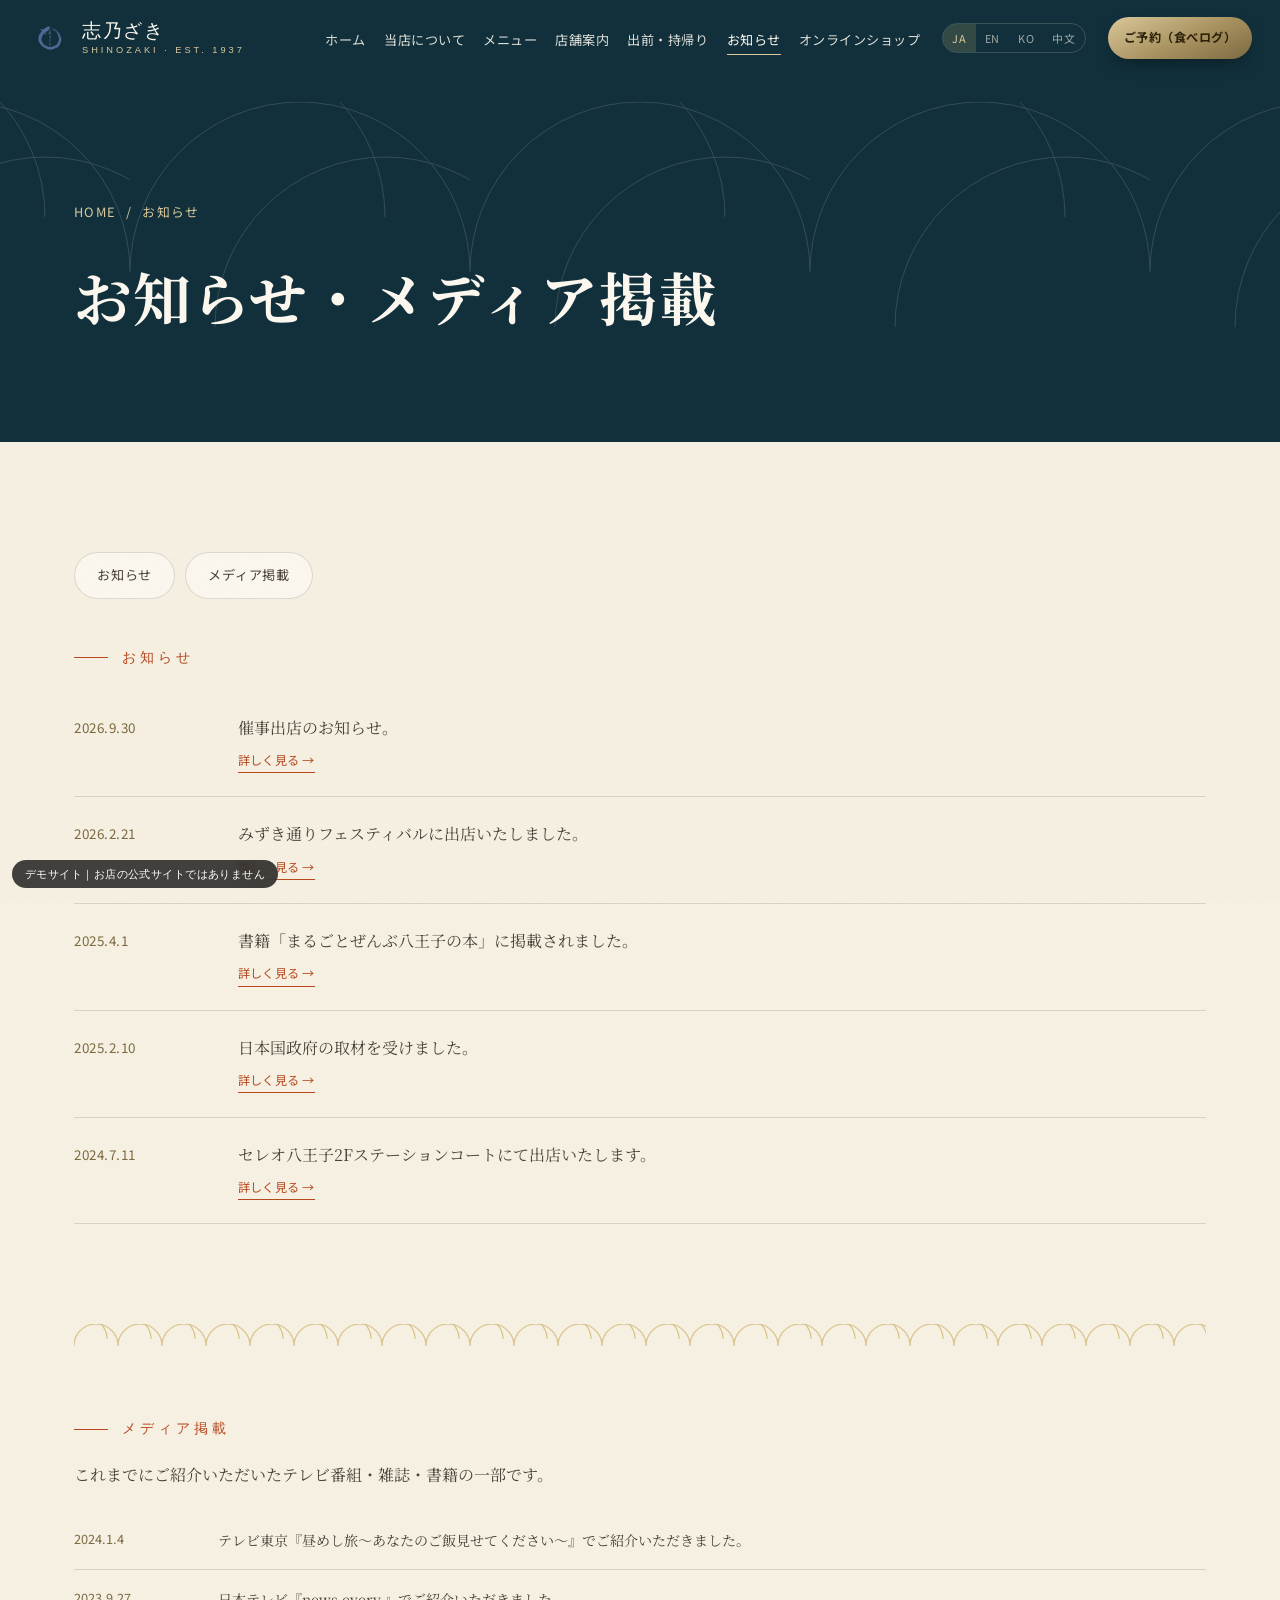
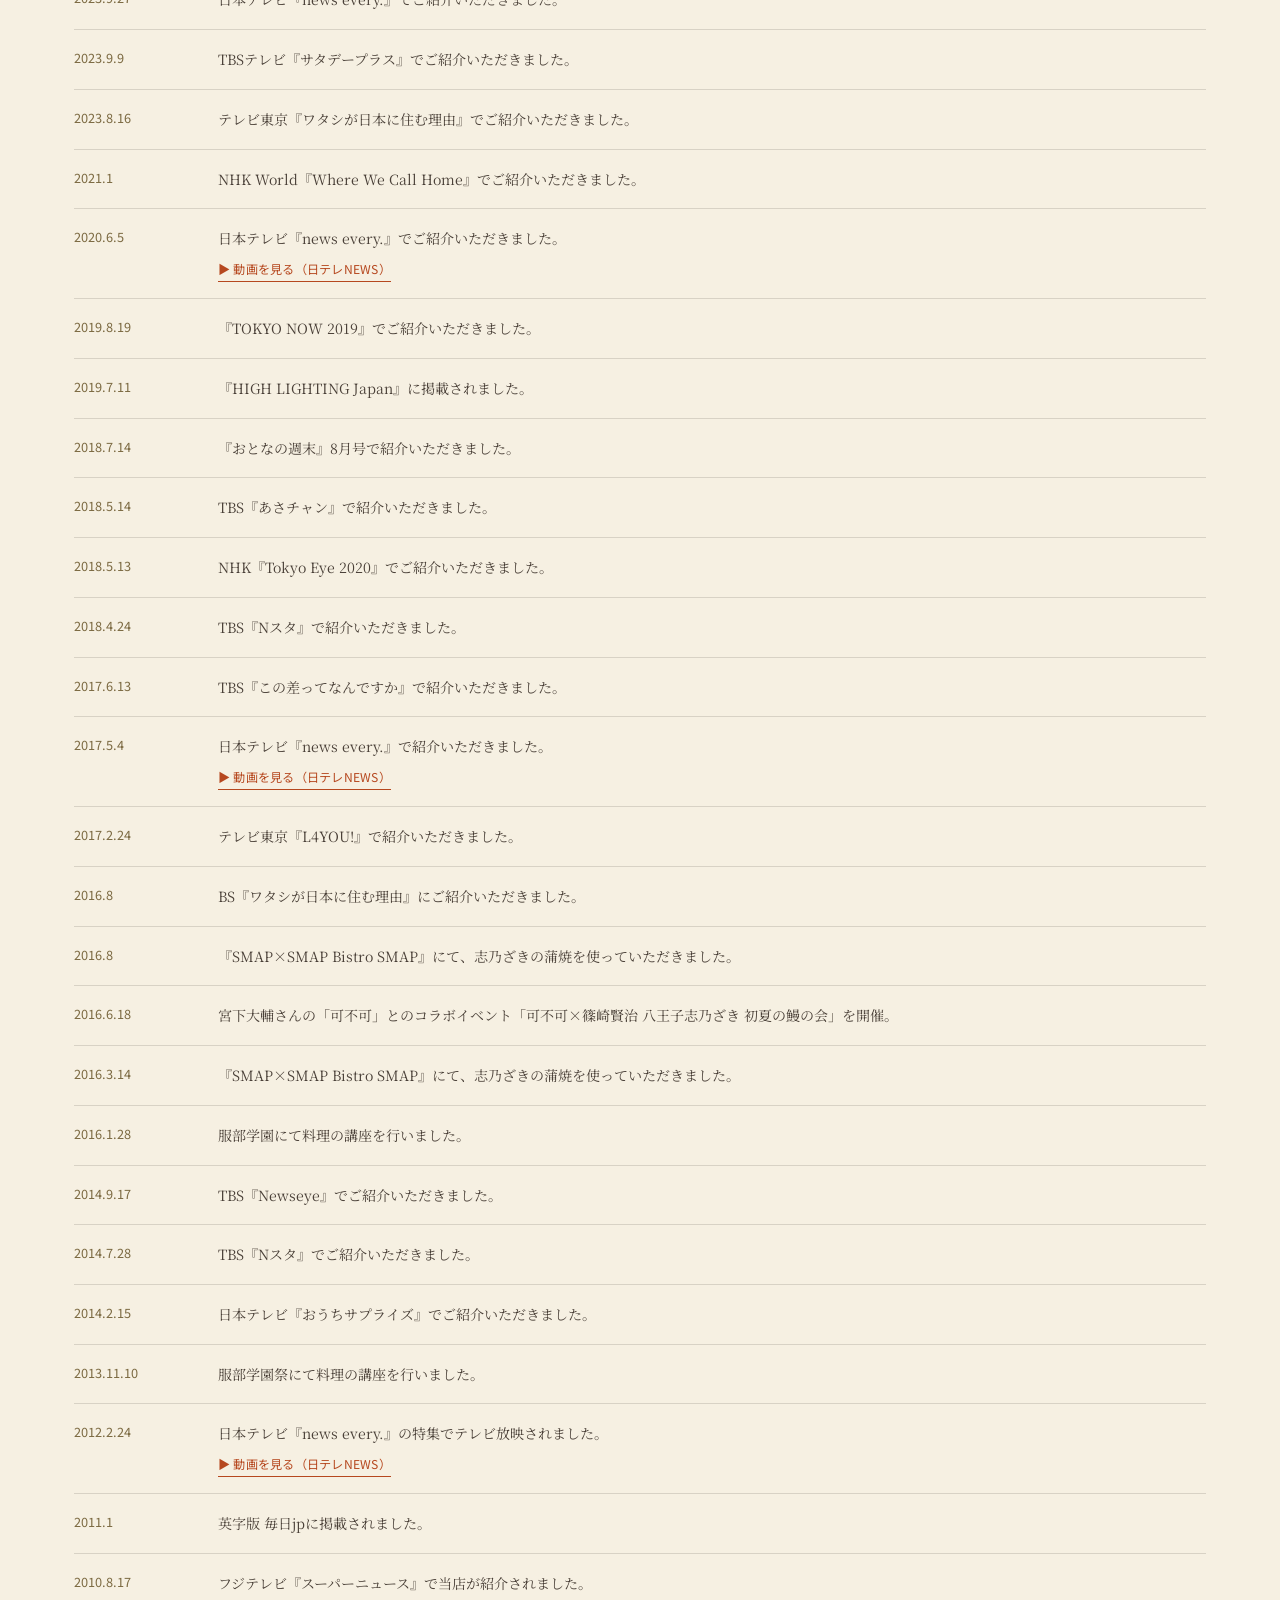
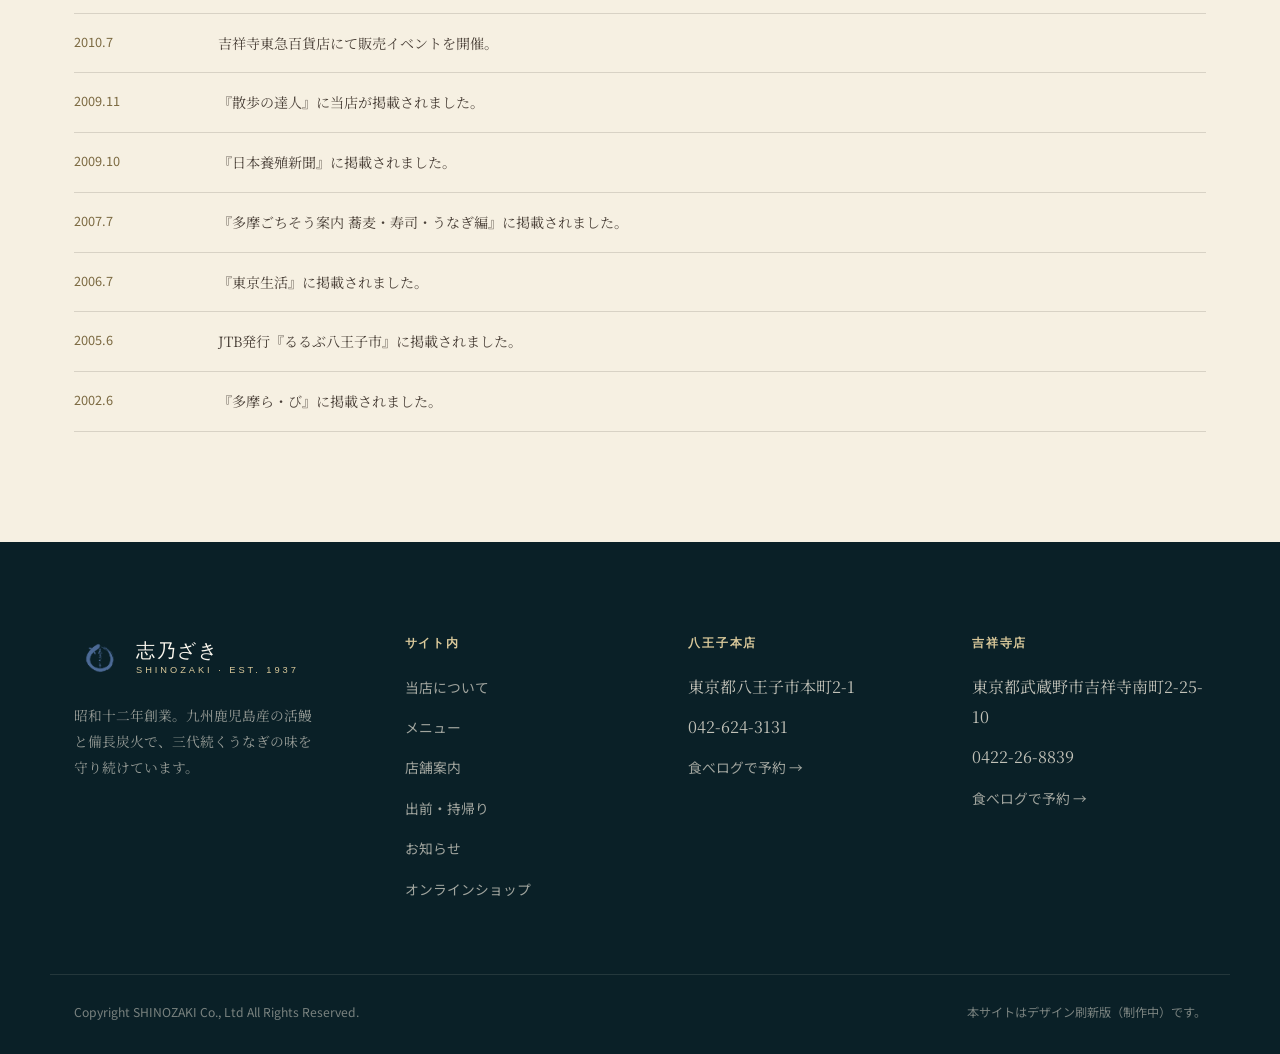
<file: news.html>
<!doctype html>
<html lang="ja" data-lang="ja">
<head>
<meta charset="utf-8">
<meta name="viewport" content="width=device-width, initial-scale=1">
<title>お知らせ・メディア掲載｜うなぎ志乃ざき | News &amp; Press — Unagi Shinozaki</title>
<meta name="description" content="志乃ざきからのお知らせと、テレビ・雑誌などのメディア掲載履歴。">
<link rel="icon" href="data:image/svg+xml,%3Csvg xmlns='http://www.w3.org/2000/svg' viewBox='0 0 100 100'%3E%3Crect width='100' height='100' rx='20' fill='%2311303b'/%3E%3Cpath d='M20 50c0-16.5 13.5-30 30-30 11.7 0 21.7 6.7 26.6 16.5M80 50c0 16.5-13.5 30-30 30-11.7 0-21.7-6.7-26.6-16.5' stroke='%23e7cf86' stroke-width='4' fill='none' stroke-linecap='round'/%3E%3C/svg%3E">
<link rel="preconnect" href="https://fonts.googleapis.com">
<link rel="preconnect" href="https://fonts.gstatic.com" crossorigin>
<link href="https://fonts.googleapis.com/css2?family=Shippori+Mincho:wght@500;700&family=Zen+Kaku+Gothic+New:wght@400;500;700&family=Noto+Serif+JP:wght@400;500;600;700&family=Noto+Serif+KR:wght@400;500;700&family=Noto+Serif+SC:wght@400;500;700&family=Noto+Sans+KR:wght@400;500;700&family=Noto+Sans+SC:wght@400;500;700&display=swap" rel="stylesheet">
<link rel="stylesheet" href="assets/css/style.css">
<style>
  .section-nav{ display:flex; gap:10px; margin-bottom:46px; }
  .media-list{ display:flex; flex-direction:column; }
  .media-item{
    display:grid; grid-template-columns:120px 1fr; gap:24px; padding:16px 0; border-bottom:1px solid var(--line);
    font-size:.88rem;
  }
  .media-item time{ color:var(--gold-deep); font-size:.8rem; }
  .media-item p{ color:var(--ink-soft); }
  @media (max-width:560px){ .media-item{ grid-template-columns:1fr; gap:4px; } }
  .watch-link{
    display:inline-flex; margin-top:6px; font-family:var(--font-sans); font-size:.76rem;
    color:var(--shu); border-bottom:1px solid var(--shu); letter-spacing:.02em;
  }
  .watch-link:hover{ color:var(--shu-deep); border-color:var(--shu-deep); }
</style>
</head>
<body>
<div class="texture"></div>

<header class="site-header scrolled">
  <a href="index.html" class="brand">
    <img class="mark logo-img" src="assets/img/logo/shinozaki-logo.png" alt="志乃ざき">
    <span class="brand-type"><span class="jp">志乃ざき</span><span class="en">SHINOZAKI&nbsp;·&nbsp;EST.&nbsp;1937</span></span>
  </a>
  <nav class="nav-main">
    <ul class="nav-links">
      <li><a href="index.html" data-ja="ホーム" data-en="Home" data-ko="홈" data-zh="首页">ホーム</a></li>
      <li><a href="about.html" data-ja="当店について" data-en="Our Story" data-ko="가게 소개" data-zh="关于本店">当店について</a></li>
      <li><a href="menu.html" data-ja="メニュー" data-en="Menu" data-ko="메뉴" data-zh="菜单">メニュー</a></li>
      <li><a href="locations.html" data-ja="店舗案内" data-en="Locations" data-ko="매장 안내" data-zh="门店信息">店舗案内</a></li>
      <li><a href="delivery.html" data-ja="出前・持帰り" data-en="Delivery" data-ko="배달・포장" data-zh="外送・外带">出前・持帰り</a></li>
      <li><a href="news.html" aria-current="page" data-ja="お知らせ" data-en="News" data-ko="공지사항" data-zh="最新消息">お知らせ</a></li>
      <li><a href="https://shinozaki.thebase.in/" target="_blank" rel="noopener" data-ja="オンラインショップ" data-en="Shop" data-ko="온라인 스토어" data-zh="网上商店">オンラインショップ</a></li>
    </ul>
    <div class="lang-toggle"><button data-lang-btn="ja">JA</button><button data-lang-btn="en">EN</button><button data-lang-btn="ko">KO</button><button data-lang-btn="zh">中文</button></div>
    <div class="nav-cta"><a class="btn-reserve" href="locations.html#reserve" data-ja="ご予約（食べログ）" data-en="Reserve · Tabelog" data-ko="예약 (타베로그)" data-zh="预约（Tabelog）">ご予約（食べログ）</a></div>
  </nav>
  <button class="nav-toggle" aria-label="menu"><span></span><span></span><span></span></button>
</header>

<div class="nav-drawer">
  <button class="close" aria-label="close">×</button>
  <a href="index.html" data-ja="ホーム" data-en="Home" data-ko="홈" data-zh="首页">ホーム</a>
  <a href="about.html" data-ja="当店について" data-en="Our Story" data-ko="가게 소개" data-zh="关于本店">当店について</a>
  <a href="menu.html" data-ja="メニュー" data-en="Menu" data-ko="메뉴" data-zh="菜单">メニュー</a>
  <a href="locations.html" data-ja="店舗案内" data-en="Locations" data-ko="매장 안내" data-zh="门店信息">店舗案内</a>
  <a href="delivery.html" data-ja="出前・持帰り" data-en="Delivery" data-ko="배달・포장" data-zh="外送・外带">出前・持帰り</a>
  <a href="news.html" data-ja="お知らせ" data-en="News" data-ko="공지사항" data-zh="最新消息">お知らせ</a>
  <a href="https://shinozaki.thebase.in/" target="_blank" rel="noopener" data-ja="オンラインショップ" data-en="Online Shop" data-ko="온라인 스토어" data-zh="网上商店">オンラインショップ</a>
  <div class="lang-toggle"><button data-lang-btn="ja">日本語</button><button data-lang-btn="en">ENGLISH</button><button data-lang-btn="ko">한국어</button><button data-lang-btn="zh">中文</button></div>
</div>

<header class="page-header">
  <div class="container">
    <p class="breadcrumb"><a href="index.html">HOME</a> / <span data-ja="お知らせ" data-en="News" data-ko="공지사항" data-zh="最新消息">お知らせ</span></p>
    <h1 data-ja="お知らせ・メディア掲載" data-en="News &amp; Press" data-ko="공지사항・미디어 소개" data-zh="最新消息・媒体报道">お知らせ・メディア掲載</h1>
  </div>
</header>

<section class="section">
  <div class="container">
    <div class="section-nav reveal">
      <a href="#news" class="menu-tab" data-ja="お知らせ" data-en="News" data-ko="공지사항" data-zh="最新消息">お知らせ</a>
      <a href="#media" class="menu-tab" data-ja="メディア掲載" data-en="Press" data-ko="미디어 소개" data-zh="媒体报道">メディア掲載</a>
    </div>

    <div id="news" class="reveal" style="scroll-margin-top:100px;margin-bottom:20px">
      <p class="eyebrow" data-ja="お知らせ" data-en="NEWS" data-ko="공지사항" data-zh="最新消息">お知らせ</p>
    </div>
    <div class="news-list reveal" style="margin-bottom:100px">
      <div class="news-item">
        <time data-ja="2026.9.30" data-en="Sep 30, 2026" data-ko="2026.9.30" data-zh="2026.9.30">2026.9.30</time>
        <div>
          <p data-ja="催事出店のお知らせ。" data-en="Announcement: an upcoming pop-up event appearance." data-ko="행사 출점 안내." data-zh="活动摆摊通知。">催事出店のお知らせ。</p>
          <a class="watch-link" href="https://unagi-shinozaki.jp/archives/429" target="_blank" rel="noopener" data-ja="詳しく見る →" data-en="Read more →" data-ko="자세히 보기 →" data-zh="查看详情 →">詳しく見る →</a>
        </div>
      </div>
      <div class="news-item">
        <time data-ja="2026.2.21" data-en="Feb 21, 2026" data-ko="2026.2.21" data-zh="2026.2.21">2026.2.21</time>
        <div>
          <p data-ja="みずき通りフェスティバルに出店いたしました。" data-en="Appeared at the Mizuki-dōri Festival." data-ko="미즈키도리 페스티벌에 출점했습니다." data-zh="曾于瑞树街道祭典摆摊参展。">みずき通りフェスティバルに出店いたしました。</p>
          <a class="watch-link" href="https://unagi-shinozaki.jp/archives/378" target="_blank" rel="noopener" data-ja="詳しく見る →" data-en="Read more →" data-ko="자세히 보기 →" data-zh="查看详情 →">詳しく見る →</a>
        </div>
      </div>
      <div class="news-item">
        <time data-ja="2025.4.1" data-en="Apr 1, 2025" data-ko="2025.4.1" data-zh="2025.4.1">2025.4.1</time>
        <div>
          <p data-ja="書籍「まるごとぜんぶ八王子の本」に掲載されました。" data-en="Featured in the book “Marugoto Zenbu Hachiōji.”" data-ko="서적 「마루고토 젠부 하치오지의 책」에 소개되었습니다." data-zh="刊登于书籍《まるごとぜんぶ八王子の本》。">書籍「まるごとぜんぶ八王子の本」に掲載されました。</p>
          <a class="watch-link" href="https://unagi-shinozaki.jp/archives/362" target="_blank" rel="noopener" data-ja="詳しく見る →" data-en="Read more →" data-ko="자세히 보기 →" data-zh="查看详情 →">詳しく見る →</a>
        </div>
      </div>
      <div class="news-item">
        <time data-ja="2025.2.10" data-en="Feb 10, 2025" data-ko="2025.2.10" data-zh="2025.2.10">2025.2.10</time>
        <div>
          <p data-ja="日本国政府の取材を受けました。" data-en="Featured by the Government of Japan." data-ko="일본 정부의 취재를 받았습니다." data-zh="接受了日本政府的采访报道。">日本国政府の取材を受けました。</p>
          <a class="watch-link" href="https://unagi-shinozaki.jp/archives/356" target="_blank" rel="noopener" data-ja="詳しく見る →" data-en="Read more →" data-ko="자세히 보기 →" data-zh="查看详情 →">詳しく見る →</a>
        </div>
      </div>
      <div class="news-item">
        <time data-ja="2024.7.11" data-en="Jul 11, 2024" data-ko="2024.7.11" data-zh="2024.7.11">2024.7.11</time>
        <div>
          <p data-ja="セレオ八王子2Fステーションコートにて出店いたします。" data-en="Appearing at Céo Hachiōji, 2F Station Court." data-ko="세레오 하치오지 2F 스테이션코트에서 출점합니다." data-zh="将于Céo八王子2楼Station Court摆摊。">セレオ八王子2Fステーションコートにて出店いたします。</p>
          <a class="watch-link" href="https://unagi-shinozaki.jp/archives/350" target="_blank" rel="noopener" data-ja="詳しく見る →" data-en="Read more →" data-ko="자세히 보기 →" data-zh="查看详情 →">詳しく見る →</a>
        </div>
      </div>
    </div>

    <div class="wave-divider"></div>

    <div id="media" class="reveal" style="scroll-margin-top:100px;margin:70px 0 20px">
      <p class="eyebrow" data-ja="メディア掲載" data-en="AS FEATURED IN" data-ko="미디어 소개" data-zh="媒体报道">メディア掲載</p>
      <p style="color:var(--ink-soft)" data-ja="これまでにご紹介いただいたテレビ番組・雑誌・書籍の一部です。" data-en="A selection of the television programs, magazines, and books that have featured Shinozaki over the years." data-ko="그동안 소개해 주신 TV 프로그램・잡지・서적의 일부입니다." data-zh="以下为历年来曾报道介绍本店的部分电视节目、杂志与书籍。">これまでにご紹介いただいたテレビ番組・雑誌・書籍の一部です。</p>
    </div>

    <div class="media-list reveal">
      <div class="media-item"><time>2024.1.4</time><p data-ja="テレビ東京『昼めし旅〜あなたのご飯見せてください〜』でご紹介いただきました。" data-en="Featured on TV Tokyo's “Hirumeshi Tabi.”" data-ko="테레비 도쿄 『낮밥 여행 ~당신의 밥을 보여주세요~』에서 소개되었습니다." data-zh="于TV东京「午饭之旅～请让我看看你的饭菜～」节目中获得介绍。">テレビ東京『昼めし旅〜あなたのご飯見せてください〜』でご紹介いただきました。</p></div>
      <div class="media-item"><time>2023.9.27</time><p data-ja="日本テレビ『news every.』でご紹介いただきました。" data-en="Featured on Nippon TV's “news every.”" data-ko="일본테레비 「news every.」에 소개되었습니다." data-zh="于日本电视台「news every.」节目中获得介绍。">日本テレビ『news every.』でご紹介いただきました。</p></div>
      <div class="media-item"><time>2023.9.9</time><p data-ja="TBSテレビ『サタデープラス』でご紹介いただきました。" data-en="Featured on TBS's “Saturday Plus.”" data-ko="TBS테레비 「새터데이 플러스」에서 소개되었습니다." data-zh="于TBS电视台「Saturday Plus」节目中获得介绍。">TBSテレビ『サタデープラス』でご紹介いただきました。</p></div>
      <div class="media-item"><time>2023.8.16</time><p data-ja="テレビ東京『ワタシが日本に住む理由』でご紹介いただきました。" data-en="Featured on TV Tokyo's “Why I Live in Japan.”" data-ko="테레비 도쿄 『내가 일본에 사는 이유』에서 소개되었습니다." data-zh="于TV东京「我住在日本的理由」节目中获得介绍。">テレビ東京『ワタシが日本に住む理由』でご紹介いただきました。</p></div>
      <div class="media-item"><time>2021.1</time><p data-ja="NHK World『Where We Call Home』でご紹介いただきました。" data-en="Featured on NHK World's “Where We Call Home.”" data-ko="NHK 월드 『Where We Call Home』에서 소개되었습니다." data-zh="于NHK World「Where We Call Home」节目中获得介绍。">NHK World『Where We Call Home』でご紹介いただきました。</p></div>
      <div class="media-item"><time>2020.6.5</time><div><p data-ja="日本テレビ『news every.』でご紹介いただきました。" data-en="Featured on Nippon TV's “news every.”" data-ko="일본테레비 「news every.」에 소개되었습니다." data-zh="于日本电视台「news every.」节目中获得介绍。">日本テレビ『news every.』でご紹介いただきました。</p><a class="watch-link" href="https://www.youtube.com/watch?v=2moNNiNfWCM" target="_blank" rel="noopener" data-ja="▶ 動画を見る（日テレNEWS）" data-en="▶ Watch on YouTube (日テレNEWS)" data-ko="▶ 영상 보기 (日テレNEWS)" data-zh="▶ 观看视频（日テレNEWS）">▶ 動画を見る（日テレNEWS）</a></div></div>
      <div class="media-item"><time>2019.8.19</time><p data-ja="『TOKYO NOW 2019』でご紹介いただきました。" data-en="Featured in “TOKYO NOW 2019.”" data-ko="『TOKYO NOW 2019』에서 소개되었습니다." data-zh="刊登于《TOKYO NOW 2019》。">『TOKYO NOW 2019』でご紹介いただきました。</p></div>
      <div class="media-item"><time>2019.7.11</time><p data-ja="『HIGH LIGHTING Japan』に掲載されました。" data-en="Featured in “HIGH LIGHTING Japan.”" data-ko="『HIGH LIGHTING Japan』에 게재되었습니다." data-zh="刊登于《HIGH LIGHTING Japan》。">『HIGH LIGHTING Japan』に掲載されました。</p></div>
      <div class="media-item"><time>2018.7.14</time><p data-ja="『おとなの週末』8月号で紹介いただきました。" data-en="Featured in the August issue of “Otona no Shūmatsu.”" data-ko="『오토나노 슈마츠』 8월호에서 소개되었습니다." data-zh="刊登于《大人的週末》8月号。">『おとなの週末』8月号で紹介いただきました。</p></div>
      <div class="media-item"><time>2018.5.14</time><p data-ja="TBS『あさチャン』で紹介いただきました。" data-en="Featured on TBS's “Asa Chan.”" data-ko="TBS 『아사챤』에서 소개되었습니다." data-zh="于TBS「朝CHAN」节目中获得介绍。">TBS『あさチャン』で紹介いただきました。</p></div>
      <div class="media-item"><time>2018.5.13</time><p data-ja="NHK『Tokyo Eye 2020』でご紹介いただきました。" data-en="Featured on NHK's “Tokyo Eye 2020.”" data-ko="NHK 『Tokyo Eye 2020』에서 소개되었습니다." data-zh="于NHK「Tokyo Eye 2020」节目中获得介绍。">NHK『Tokyo Eye 2020』でご紹介いただきました。</p></div>
      <div class="media-item"><time>2018.4.24</time><p data-ja="TBS『Nスタ』で紹介いただきました。" data-en="Featured on TBS's “N Star.”" data-ko="TBS 『N스타』에서 소개되었습니다." data-zh="于TBS「N Star」节目中获得介绍。">TBS『Nスタ』で紹介いただきました。</p></div>
      <div class="media-item"><time>2017.6.13</time><p data-ja="TBS『この差ってなんですか』で紹介いただきました。" data-en="Featured on TBS's “Kono Sa tte Nan Desu ka.”" data-ko="TBS 『이 차이는 무엇입니까』에서 소개되었습니다." data-zh="于TBS「这差异是什么」节目中获得介绍。">TBS『この差ってなんですか』で紹介いただきました。</p></div>
      <div class="media-item"><time>2017.5.4</time><div><p data-ja="日本テレビ『news every.』で紹介いただきました。" data-en="Featured on Nippon TV's “news every.”" data-ko="일본테레비 「news every.」에 소개되었습니다." data-zh="于日本电视台「news every.」节目中获得介绍。">日本テレビ『news every.』で紹介いただきました。</p><a class="watch-link" href="https://www.youtube.com/watch?v=tH84L_E4mP4" target="_blank" rel="noopener" data-ja="▶ 動画を見る（日テレNEWS）" data-en="▶ Watch on YouTube (日テレNEWS)" data-ko="▶ 영상 보기 (日テレNEWS)" data-zh="▶ 观看视频（日テレNEWS）">▶ 動画を見る（日テレNEWS）</a></div></div>
      <div class="media-item"><time>2017.2.24</time><p data-ja="テレビ東京『L4YOU!』で紹介いただきました。" data-en="Featured on TV Tokyo's “L4YOU!”" data-ko="테레비 도쿄 『L4YOU!』에서 소개되었습니다." data-zh="于TV东京「L4YOU!」节目中获得介绍。">テレビ東京『L4YOU!』で紹介いただきました。</p></div>
      <div class="media-item"><time>2016.8</time><p data-ja="BS『ワタシが日本に住む理由』にご紹介いただきました。" data-en="Featured on the BS program “Why I Live in Japan.”" data-ko="BS 『내가 일본에 사는 이유』에서 소개되었습니다." data-zh="于BS台「我住在日本的理由」节目中获得介绍。">BS『ワタシが日本に住む理由』にご紹介いただきました。</p></div>
      <div class="media-item"><time>2016.8</time><p data-ja="『SMAP×SMAP Bistro SMAP』にて、志乃ざきの蒲焼を使っていただきました。" data-en="Shinozaki's kabayaki was used on “SMAP×SMAP Bistro SMAP.”" data-ko="『SMAP×SMAP Bistro SMAP』에서 시노자키의 카바야키가 사용되었습니다." data-zh="志乃崎的蒲烧鳗鱼曾被用于「SMAP×SMAP Bistro SMAP」节目。">『SMAP×SMAP Bistro SMAP』にて、志乃ざきの蒲焼を使っていただきました。</p></div>
      <div class="media-item"><time>2016.6.18</time><p data-ja="宮下大輔さんの「可不可」とのコラボイベント「可不可×篠崎賢治 八王子志乃ざき 初夏の鰻の会」を開催。" data-en="Held a collaborative event, “Kafuka × Kenji Shinozaki — An Early-Summer Eel Gathering,” with chef Daisuke Miyashita." data-ko="미야시타 다이스케 셰프의 「카부카」와의 콜라보 이벤트 「카부카×시노자키 켄지 하치오지 시노자키 초여름 장어 모임」을 개최." data-zh="与宫下大辅主厨的「可不可」合办联名活动「可不可×篠崎贤治 八王子志乃崎 初夏鳗鱼会」。">宮下大輔さんの「可不可」とのコラボイベント「可不可×篠崎賢治 八王子志乃ざき 初夏の鰻の会」を開催。</p></div>
      <div class="media-item"><time>2016.3.14</time><p data-ja="『SMAP×SMAP Bistro SMAP』にて、志乃ざきの蒲焼を使っていただきました。" data-en="Shinozaki's kabayaki was used on “SMAP×SMAP Bistro SMAP.”" data-ko="『SMAP×SMAP Bistro SMAP』에서 시노자키의 카바야키가 사용되었습니다." data-zh="志乃崎的蒲烧鳗鱼曾被用于「SMAP×SMAP Bistro SMAP」节目。">『SMAP×SMAP Bistro SMAP』にて、志乃ざきの蒲焼を使っていただきました。</p></div>
      <div class="media-item"><time>2016.1.28</time><p data-ja="服部学園にて料理の講座を行いました。" data-en="Taught a cooking class at Hattori Nutrition College." data-ko="핫토리 영양전문학교에서 요리 강좌를 진행했습니다." data-zh="曾于服部营养专门学校举办料理讲座。">服部学園にて料理の講座を行いました。</p></div>
      <div class="media-item"><time>2014.9.17</time><p data-ja="TBS『Newseye』でご紹介いただきました。" data-en="Featured on TBS's “News Eye.”" data-ko="TBS 『뉴스아이』에서 소개되었습니다." data-zh="于TBS「News Eye」节目中获得介绍。">TBS『Newseye』でご紹介いただきました。</p></div>
      <div class="media-item"><time>2014.7.28</time><p data-ja="TBS『Nスタ』でご紹介いただきました。" data-en="Featured on TBS's “N Star.”" data-ko="TBS 『N스타』에서 소개되었습니다." data-zh="于TBS「N Star」节目中获得介绍。">TBS『Nスタ』でご紹介いただきました。</p></div>
      <div class="media-item"><time>2014.2.15</time><p data-ja="日本テレビ『おうちサプライズ』でご紹介いただきました。" data-en="Featured on Nippon TV's “Ouchi Surprise.”" data-ko="일본테레비 『오우치 서프라이즈』에서 소개되었습니다." data-zh="于日本电视台「Ouchi Surprise」节目中获得介绍。">日本テレビ『おうちサプライズ』でご紹介いただきました。</p></div>
      <div class="media-item"><time>2013.11.10</time><p data-ja="服部学園祭にて料理の講座を行いました。" data-en="Taught a cooking class at the Hattori Nutrition College festival." data-ko="핫토리 학원제에서 요리 강좌를 진행했습니다." data-zh="曾于服部学园祭举办料理讲座。">服部学園祭にて料理の講座を行いました。</p></div>
      <div class="media-item"><time>2012.2.24</time><div><p data-ja="日本テレビ『news every.』の特集でテレビ放映されました。" data-en="Featured in a segment on Nippon TV's “news every.”" data-ko="일본테레비 「news every.」 특집으로 방영되었습니다." data-zh="于日本电视台「news every.」特辑节目中播出。">日本テレビ『news every.』の特集でテレビ放映されました。</p><a class="watch-link" href="https://www.youtube.com/watch?v=flxCsTp99jc" target="_blank" rel="noopener" data-ja="▶ 動画を見る（日テレNEWS）" data-en="▶ Watch on YouTube (日テレNEWS)" data-ko="▶ 영상 보기 (日テレNEWS)" data-zh="▶ 观看视频（日テレNEWS）">▶ 動画を見る（日テレNEWS）</a></div></div>
      <div class="media-item"><time>2011.1</time><p data-ja="英字版 毎日jpに掲載されました。" data-en="Featured in the English edition of Mainichi.jp." data-ko="영문판 마이니치jp에 게재되었습니다." data-zh="刊登于英文版每日新闻jp。">英字版 毎日jpに掲載されました。</p></div>
      <div class="media-item"><time>2010.8.17</time><p data-ja="フジテレビ『スーパーニュース』で当店が紹介されました。" data-en="Featured on Fuji TV's “Super News.”" data-ko="후지테레비 『슈퍼뉴스』에서 당점이 소개되었습니다." data-zh="于富士电视台「Super News」节目中获得介绍。">フジテレビ『スーパーニュース』で当店が紹介されました。</p></div>
      <div class="media-item"><time>2010.7</time><p data-ja="吉祥寺東急百貨店にて販売イベントを開催。" data-en="Held a sales event at Kichijōji Tōkyū department store." data-ko="기치조지 도큐백화점에서 판매 이벤트를 개최." data-zh="曾于吉祥寺东急百货举办销售活动。">吉祥寺東急百貨店にて販売イベントを開催。</p></div>
      <div class="media-item"><time>2009.11</time><p data-ja="『散歩の達人』に当店が掲載されました。" data-en="Featured in “Sanpo no Tatsujin.”" data-ko="『산책의 달인』에 당점이 게재되었습니다." data-zh="刊登于《散步达人》。">『散歩の達人』に当店が掲載されました。</p></div>
      <div class="media-item"><time>2009.10</time><p data-ja="『日本養殖新聞』に掲載されました。" data-en="Featured in the Japan Aquaculture News." data-ko="『일본양식신문』에 게재되었습니다." data-zh="刊登于《日本养殖新闻》。">『日本養殖新聞』に掲載されました。</p></div>
      <div class="media-item"><time>2007.7</time><p data-ja="『多摩ごちそう案内 蕎麦・寿司・うなぎ編』に掲載されました。" data-en="Featured in a Tama-area dining guide (soba, sushi &amp; unagi)." data-ko="『타마 맛집 안내 소바・스시・장어 편』에 게재되었습니다." data-zh="刊登于《多摩美食指南 荞麦面・寿司・鳗鱼篇》。">『多摩ごちそう案内 蕎麦・寿司・うなぎ編』に掲載されました。</p></div>
      <div class="media-item"><time>2006.7</time><p data-ja="『東京生活』に掲載されました。" data-en="Featured in “Tokyo Seikatsu.”" data-ko="『도쿄생활』에 게재되었습니다." data-zh="刊登于《东京生活》。">『東京生活』に掲載されました。</p></div>
      <div class="media-item"><time>2005.6</time><p data-ja="JTB発行『るるぶ八王子市』に掲載されました。" data-en="Featured in JTB's “Rurubu Hachiōji.”" data-ko="JTB 발행 『루루부 하치오지시』에 게재되었습니다." data-zh="刊登于JTB出版《Rurubu八王子市》。">JTB発行『るるぶ八王子市』に掲載されました。</p></div>
      <div class="media-item"><time>2002.6</time><p data-ja="『多摩ら・び』に掲載されました。" data-en="Featured in “Tamarabi” magazine." data-ko="『타마라비』에 게재되었습니다." data-zh="刊登于《多摩Rabi》杂志。">『多摩ら・び』に掲載されました。</p></div>
    </div>
  </div>
</section>

<footer class="site-footer">
  <div class="container footer-grid">
    <div class="footer-brand">
      <a href="index.html" class="brand">
        <img class="mark logo-img" src="assets/img/logo/shinozaki-logo.png" alt="志乃ざき">
        <span class="brand-type"><span class="jp">志乃ざき</span><span class="en">SHINOZAKI · EST. 1937</span></span>
      </a>
      <p data-ja="昭和十二年創業。九州鹿児島産の活鰻と備長炭火で、三代続くうなぎの味を守り続けています。" data-en="Founded 1937. Three generations of charcoal-grilled eel, made with live eel from Kagoshima." data-ko="1937년 창업. 규슈 가고시마산 활장어와 비장탄 숯불로, 3대째 이어온 장어 맛을 지켜오고 있습니다." data-zh="创业于1937年。以九州鹿儿岛产活鳗鱼与备长炭炭火，守护三代传承的鳗鱼风味。">昭和十二年創業。九州鹿児島産の活鰻と備長炭火で、三代続くうなぎの味を守り続けています。</p>
    </div>
    <div class="footer-col">
      <h4 data-ja="サイト内" data-en="EXPLORE" data-ko="사이트 내" data-zh="站内导航">サイト内</h4>
      <ul>
        <li><a href="about.html" data-ja="当店について" data-en="Our Story" data-ko="가게 소개" data-zh="关于本店">当店について</a></li>
        <li><a href="menu.html" data-ja="メニュー" data-en="Menu" data-ko="메뉴" data-zh="菜单">メニュー</a></li>
        <li><a href="locations.html" data-ja="店舗案内" data-en="Locations" data-ko="매장 안내" data-zh="门店信息">店舗案内</a></li>
      <li><a href="delivery.html" data-ja="出前・持帰り" data-en="Delivery" data-ko="배달・포장" data-zh="外送・外带">出前・持帰り</a></li>
        <li><a href="news.html" data-ja="お知らせ" data-en="News" data-ko="공지사항" data-zh="最新消息">お知らせ</a></li>
        <li><a href="https://shinozaki.thebase.in/" target="_blank" rel="noopener" data-ja="オンラインショップ" data-en="Online Shop" data-ko="온라인 스토어" data-zh="网上商店">オンラインショップ</a></li>
      </ul>
    </div>
    <div class="footer-col">
      <h4 data-ja="八王子本店" data-en="HACHIŌJI" data-ko="하치오지 본점" data-zh="八王子总店">八王子本店</h4>
      <ul>
        <li data-ja="東京都八王子市本町2-1" data-en="2-1 Honchō, Hachiōji, Tokyo" data-ko="도쿄도 하치오지시 혼마치 2-1" data-zh="东京都八王子市本町2-1">東京都八王子市本町2-1</li>
        <li>042-624-3131</li>
        <li><a href="https://yoyaku.tabelog.com/yoyaku/net_booking_form/index?rcd=13016384" target="_blank" rel="noopener" data-ja="食べログで予約 →" data-en="Reserve on Tabelog →" data-ko="타베로그에서 예약 →" data-zh="在Tabelog预约 →">食べログで予約 →</a></li>
      </ul>
    </div>
    <div class="footer-col">
      <h4 data-ja="吉祥寺店" data-en="KICHIJŌJI" data-ko="기치조지점" data-zh="吉祥寺店">吉祥寺店</h4>
      <ul>
        <li data-ja="東京都武蔵野市吉祥寺南町2-25-10" data-en="2-25-10 Kichijōji Minamichō, Musashino, Tokyo" data-ko="도쿄도 무사시노시 기치조지미나미초 2-25-10" data-zh="东京都武藏野市吉祥寺南町2-25-10">東京都武蔵野市吉祥寺南町2-25-10</li>
        <li>0422-26-8839</li>
        <li><a href="https://yoyaku.tabelog.com/yoyaku/net_booking_form/index?rcd=13202263" target="_blank" rel="noopener" data-ja="食べログで予約 →" data-en="Reserve on Tabelog →" data-ko="타베로그에서 예약 →" data-zh="在Tabelog预约 →">食べログで予約 →</a></li>
      </ul>
    </div>
  </div>
  <div class="container footer-bottom">
    <span>Copyright SHINOZAKI Co., Ltd All Rights Reserved.</span>
    <span data-ja="本サイトはデザイン刷新版（制作中）です。" data-en="This is a redesigned concept site." data-ko="본 사이트는 디자인 리뉴얼 버전(제작 중)입니다." data-zh="本网站为设计改版版本（制作中）。">本サイトはデザイン刷新版（制作中）です。</span>
  </div>
</footer>

<div class="mobile-reserve-bar">
  <a class="btn btn-gold" href="https://yoyaku.tabelog.com/yoyaku/net_booking_form/index?rcd=13016384" target="_blank" rel="noopener" style="padding:11px 14px;font-size:.74rem"><span data-ja="八王子店 予約" data-en="Reserve Hachiōji" data-ko="하치오지점 예약" data-zh="预约八王子店">八王子店 予約</span></a>
  <a class="btn btn-gold" href="https://yoyaku.tabelog.com/yoyaku/net_booking_form/index?rcd=13202263" target="_blank" rel="noopener" style="padding:11px 14px;font-size:.74rem"><span data-ja="吉祥寺店 予約" data-en="Reserve Kichijōji" data-ko="기치조지점 예약" data-zh="预约吉祥寺店">吉祥寺店 予約</span></a>
</div>

<script src="assets/js/main.js"></script>

<!-- Demo notice: this site is a sample made by Madino Design -->
<style>.mdn-demo{position:fixed;left:12px;bottom:calc(12px + env(safe-area-inset-bottom));z-index:2147483000;max-width:calc(100vw - 24px);padding:6px 13px;border-radius:999px;background:rgba(20,20,20,.8);color:#fff;font:500 11px/1.5 -apple-system,BlinkMacSystemFont,"Hiragino Sans","Noto Sans JP",sans-serif;letter-spacing:.04em;backdrop-filter:blur(6px);-webkit-backdrop-filter:blur(6px);pointer-events:none}@media(max-width:900px){.mdn-demo{bottom:auto;top:calc(76px + env(safe-area-inset-top));left:50%;transform:translateX(-50%);white-space:nowrap;font-size:10px}}</style><div role="note" class="mdn-demo">デモサイト｜お店の公式サイトではありません</div>
</body>
</html>
</file>
<file: assets/css/style.css>
/* ==========================================================================
   Shinozaki — unagi restaurant since 1937
   Design system: traditional lacquerware palette, modern structure.
   ========================================================================== */

:root{
  --ink:        #241f1a;
  --ink-soft:   #4a4038;
  --cream:      #f6f0e2;
  --cream-deep: #ece1c8;
  --paper:      #fbf7ee;
  --indigo:     #11303b;
  --indigo-deep:#0a2027;
  --indigo-mid: #184453;
  --shu:        #b6481f;
  --shu-deep:   #8a2f16;
  --shu-bright: #d35b2a;
  --gold:       #a8915f;
  --gold-soft:  #d9c89a;
  --gold-deep:  #7c6a42;
  --line:       rgba(36,31,26,.14);
  --line-on-dark: rgba(246,240,226,.18);
  --shadow: 0 18px 40px -20px rgba(10,20,25,.45);
  --radius: 2px;
  --container: 1180px;
  --ease: cubic-bezier(.22,.7,.2,1);

  /* General descriptions use a mincho/serif stack, matching the original
     Shinozaki site (which sets body copy in Yu Mincho / Hiragino Mincho).
     CJK fallbacks are appended so Korean and Chinese text resolves to a
     matching serif rather than silently falling back to a sans face. */
  --font-serif: "Yu Mincho","YuMincho","Hiragino Mincho Pro","HiraMinProN-W3","Noto Serif JP","Noto Serif KR","Noto Serif SC",serif;
  --font-display: "Shippori Mincho","Yu Mincho","Hiragino Mincho Pro","Noto Serif KR","Noto Serif SC","Noto Serif JP",serif;
  --font-sans: "Zen Kaku Gothic New","Noto Sans JP","Noto Sans KR","Noto Sans SC",sans-serif;
}

*,*::before,*::after{ box-sizing:border-box; }
html{ scroll-behavior:smooth; }
body{
  margin:0;
  background:var(--cream);
  color:var(--ink);
  font-family:var(--font-serif);
  font-size:16px;
  line-height:1.9;
  -webkit-font-smoothing:antialiased;
  overflow-x:hidden;
}
img{ max-width:100%; display:block; }
a{ color:inherit; text-decoration:none; }
ul{ list-style:none; margin:0; padding:0; }
h1,h2,h3,h4{
  font-family:var(--font-display);
  font-weight:700;
  margin:0;
  letter-spacing:.02em;
}
h1 small,h2 small,h3 small,h4 small{ font-family:inherit; }
p{ margin:0; }
button{ font-family:inherit; cursor:pointer; }

/* UI chrome (nav, buttons, labels, tabular data) stays in the gothic sans
   for legibility — only running description copy switches to mincho.
   Badges sit inline with serif headings/dish names, so they stay out of
   this list and just inherit whichever mincho face their context uses —
   forcing them into the sans face is what made them look mismatched. */
.nav-links, .lang-toggle, .btn, .btn-reserve, .menu-tab,
.footer-col h4, .footer-col a, .footer-bottom, .brand-type .en,
.store-meta dt, .news-item time, .media-item time, .breadcrumb,
.tag, .num, .region{
  font-family:var(--font-sans);
}

.container{
  width:100%;
  max-width:var(--container);
  margin:0 auto;
  padding:0 24px;
}

/* texture: faint washi grain -------------------------------------------- */
.texture{
  position:fixed; inset:0; pointer-events:none; z-index:1; opacity:.035; mix-blend-mode:multiply;
  background-image:url("data:image/svg+xml;utf8,<svg xmlns='http://www.w3.org/2000/svg' width='120' height='120'><filter id='n'><feTurbulence type='fractalNoise' baseFrequency='0.9' numOctaves='2' stitchTiles='stitch'/></filter><rect width='100%25' height='100%25' filter='url(%23n)'/></svg>");
}

/* seigaiha wave pattern, used as a thin divider -------------------------- */
.wave-divider{
  height:22px;
  background-repeat:repeat-x;
  background-size:44px 22px;
  background-image:url("data:image/svg+xml;utf8,<svg xmlns='http://www.w3.org/2000/svg' width='44' height='22'><g fill='none' stroke='%23bd9a3a' stroke-width='1.2' opacity='0.55'><path d='M0 22a22 22 0 0 1 44 0'/><path d='M-11 22a22 22 0 0 1 44 0' transform='translate(0,-7)'/></g></svg>");
}
.wave-divider.on-dark{
  background-image:url("data:image/svg+xml;utf8,<svg xmlns='http://www.w3.org/2000/svg' width='44' height='22'><g fill='none' stroke='%23e7cf86' stroke-width='1.2' opacity='0.4'><path d='M0 22a22 22 0 0 1 44 0'/><path d='M-11 22a22 22 0 0 1 44 0' transform='translate(0,-7)'/></g></svg>");
}

/* ==========================================================================
   Header / Nav
   ========================================================================== */
.site-header{
  position:fixed; top:0; left:0; right:0; z-index:100;
  display:flex; align-items:center; justify-content:space-between;
  padding:16px 28px;
  background:rgba(17,48,59,.0);
  transition:background .35s var(--ease), padding .35s var(--ease), box-shadow .35s var(--ease);
}
.site-header.scrolled{
  background:rgba(10,32,39,.86);
  backdrop-filter:blur(14px) saturate(140%);
  padding:10px 28px;
  box-shadow:0 10px 30px -18px rgba(0,0,0,.6);
}
.brand{
  display:flex; align-items:center; gap:10px;
  color:var(--paper);
  font-family:"Shippori Mincho",serif;
}
.brand .mark{ width:44px; height:44px; flex:none; object-fit:contain; }
.footer-brand .mark{ width:52px; height:52px; }
.brand-type{ display:flex; flex-direction:column; line-height:1.15; }
.brand-type .jp{ font-size:1.2rem; letter-spacing:.08em; }
.brand-type .en{ font-size:.58rem; letter-spacing:.32em; color:var(--gold-soft); font-family:"Zen Kaku Gothic New",sans-serif; margin-top:3px; }

.nav-main{ display:flex; align-items:center; gap:22px; }
.nav-links{ display:flex; align-items:center; gap:18px; }
.nav-links a{
  position:relative; color:var(--paper); font-size:.82rem; letter-spacing:.04em; opacity:.88;
  padding:4px 0; white-space:nowrap;
}
.nav-links a::after{
  content:""; position:absolute; left:0; bottom:-2px; width:0; height:1px; background:var(--gold-soft);
  transition:width .3s var(--ease);
}
.nav-links a:hover::after,
.nav-links a[aria-current="page"]::after{ width:100%; }
.nav-links a[aria-current="page"]{ opacity:1; }

.lang-toggle{
  display:flex; align-items:center; border:1px solid var(--line-on-dark); border-radius:999px; overflow:hidden;
}
.lang-toggle button{
  background:none; border:none; color:var(--paper); font-size:.68rem; letter-spacing:.06em;
  font-family:var(--font-sans);
  padding:6px 9px; opacity:.6; transition:opacity .25s, background .25s;
}
.lang-toggle button.active{ opacity:1; background:rgba(231,207,134,.16); color:var(--gold-soft); }
.nav-drawer .lang-toggle button{ font-size:.78rem; padding:8px 13px; }

.nav-cta{
  display:flex; gap:8px;
}
.btn-reserve{
  display:inline-flex; align-items:center; gap:6px;
  background:linear-gradient(155deg,var(--gold-soft),var(--gold) 55%,var(--gold-deep));
  color:#2a2008; font-size:.76rem; font-weight:700; letter-spacing:.04em;
  padding:9px 16px; border-radius:999px; box-shadow:0 8px 18px -8px rgba(0,0,0,.55);
  transition:transform .25s var(--ease), box-shadow .25s var(--ease);
  white-space:nowrap;
}
.btn-reserve:hover{ transform:translateY(-2px); box-shadow:0 12px 22px -8px rgba(0,0,0,.6); }

.nav-toggle{
  display:none; flex-direction:column; gap:5px; background:none; border:none; padding:6px;
}
.nav-toggle span{ width:24px; height:2px; background:var(--paper); display:block; }

/* ==========================================================================
   Buttons / shared
   ========================================================================== */
.btn{
  display:inline-flex; align-items:center; gap:8px; padding:14px 30px;
  border-radius:999px; font-size:.86rem; letter-spacing:.08em; font-weight:700;
  transition:transform .25s var(--ease), box-shadow .25s var(--ease);
}
.btn-gold{
  background:linear-gradient(155deg,var(--gold-soft),var(--gold) 55%,var(--gold-deep));
  color:#2a2008; box-shadow:0 10px 26px -10px rgba(0,0,0,.5);
}
.btn-gold:hover{ transform:translateY(-2px); }
.btn-line{
  border:1px solid currentColor; color:var(--paper); background:transparent;
}
.btn-line:hover{ background:rgba(255,255,255,.08); }
.btn-ink{ border:1px solid var(--ink); color:var(--ink); background:transparent; }
.btn-ink:hover{ background:var(--ink); color:var(--cream); }

.eyebrow{
  display:flex; align-items:center; gap:14px;
  font-family:"Shippori Mincho",serif; color:var(--shu); font-size:.85rem; letter-spacing:.3em;
  margin-bottom:18px;
}
.eyebrow::before{ content:""; width:34px; height:1px; background:var(--shu); }

.section{ position:relative; padding:110px 0; }
.section-tight{ padding:70px 0; }
.on-indigo{ background:var(--indigo); color:var(--paper); }
.on-indigo h2,.on-indigo h3{ color:var(--paper); }
.on-cream-deep{ background:var(--cream-deep); }

/* vertical tategaki label, used as a quiet traditional accent ----------- */
.tategaki{
  writing-mode:vertical-rl; text-orientation:upright;
  font-family:"Shippori Mincho",serif; letter-spacing:.3em; font-size:.82rem;
  color:var(--gold-deep); position:absolute;
}

/* ==========================================================================
   Hero
   ========================================================================== */
.hero{
  position:relative; min-height:100svh; display:flex; align-items:flex-end;
  background:var(--indigo-deep);
  overflow:hidden;
}
.hero-media{ position:absolute; inset:0; }
.hero-media img{ width:100%; height:100%; object-fit:cover; opacity:.78; }
.hero-media::after{
  content:""; position:absolute; inset:0;
  background:
    linear-gradient(180deg,rgba(10,32,39,.35) 0%, rgba(10,32,39,.35) 40%, rgba(8,20,25,.92) 96%),
    linear-gradient(90deg, rgba(8,20,25,.55) 0%, transparent 42%);
}
.hero-inner{
  position:relative; z-index:2; width:100%;
  padding-bottom:90px;
}
.hero-eyebrow{
  color:var(--gold-soft); font-family:"Shippori Mincho",serif; letter-spacing:.4em; font-size:.82rem;
  display:flex; align-items:center; gap:16px; margin-bottom:22px;
}
.hero-eyebrow::before{ content:""; width:44px; height:1px; background:var(--gold-soft); }
.hero h1{
  color:var(--paper); font-size:clamp(2.6rem,7vw,5.4rem); line-height:1.08;
}
.hero h1 small{
  display:block; font-size:.32em; letter-spacing:.42em; color:var(--gold-soft); font-family:var(--font-display); margin-top:16px;
}
.hero-sub{
  color:rgba(246,240,226,.86); max-width:48ch; margin-top:24px; font-size:1.02rem;
}
.hero-actions{ display:flex; flex-wrap:wrap; gap:14px; margin-top:38px; }
.hero-scroll{
  position:absolute; right:28px; bottom:28px; z-index:2;
  display:flex; flex-direction:column; align-items:center; gap:10px; color:var(--gold-soft);
}
.hero-scroll .line{ width:1px; height:46px; background:linear-gradient(var(--gold-soft),transparent); animation:scrollpulse 2.4s ease-in-out infinite; }
@keyframes scrollpulse{ 0%,100%{ opacity:.25; } 50%{ opacity:1; } }

/* ==========================================================================
   Intro / lede
   ========================================================================== */
.lede{
  display:grid; grid-template-columns:.9fr 1.3fr; gap:70px; align-items:start;
}
.lede h2{ font-size:clamp(1.8rem,3vw,2.6rem); line-height:1.5; }
.lede p{ color:var(--ink-soft); font-size:1.02rem; }
.lede-figure{ position:relative; }
.lede-figure img{ border-radius:var(--radius); box-shadow:var(--shadow); }
.lede-figure .ensou{
  position:absolute; width:120px; height:120px; top:-34px; left:-34px; opacity:.8;
}

/* reusable split layouts (image+copy, profile card, etc.) — all collapse to
   a single column on mobile so nothing is forced to a fixed width that
   can't shrink below the viewport. */
.split-even{ display:grid; grid-template-columns:1fr 1fr; gap:70px; align-items:center; }
.split-news{ display:grid; grid-template-columns:.7fr 1.3fr; gap:60px; }
.profile-grid{ display:grid; grid-template-columns:220px 1fr; gap:50px; align-items:start; }
@media (max-width:860px){
  .split-even,.split-news{ grid-template-columns:1fr; gap:36px; }
  .profile-grid{ grid-template-columns:1fr; gap:26px; }
  .profile-grid img{ max-width:220px; }
}

/* ==========================================================================
   Bento grid (kodawari / commitments) — a jūbako-style grid of uniform
   square compartments. Each cell shows the restaurant's own original
   artwork (Japanese, baked into the image) by default; in EN/KO/ZH the
   image swaps out for a live translated text card, via CSS only — the
   image itself never needs to change.
   ========================================================================== */
.bento{
  display:grid; gap:3px; background:var(--indigo);
  grid-template-columns:repeat(4,1fr);
  border:3px solid var(--indigo);
}
.bento.teaser{ grid-template-columns:repeat(3,1fr); }
.bento-cell{
  position:relative; aspect-ratio:1/1; overflow:hidden; background:var(--paper);
}
.bento-cell .cell-img{
  position:absolute; inset:0; width:100%; height:100%; object-fit:cover; display:block;
}
.bento-cell .cell-text{
  position:absolute; inset:0; padding:9% 10%; background:var(--paper);
  display:flex; flex-direction:column; justify-content:flex-end;
  transition:background .35s var(--ease);
}
.bento-cell:hover .cell-text{ background:var(--cream-deep); }
html[data-lang="ja"] .bento-cell .cell-text{ display:none; }
/* Non-Japanese: the fixed 1:1 crop only works because the Japanese
   artwork has its own caption baked in. For EN/KO/ZH we can't hide the
   photo and cram a translated caption into the same tight square — it
   overflows and clips — so instead the cell grows to a natural height:
   a smaller crop of the same image on top, caption flowing below it. */
html:not([data-lang="ja"]) .bento-cell{
  /* a grid track widens to fit whichever cell in its column needs the
     most space; without this, one long unbroken word (e.g. "Katsuobushi")
     silently stretches its whole column wider than the other one, so
     every image in that column renders visibly larger than its row
     partner even though they share the same aspect-ratio. */
  min-width:0;
}
html:not([data-lang="ja"]) .bento-cell:not(.signature){
  aspect-ratio:auto; overflow:visible; display:flex; flex-direction:column;
}
html:not([data-lang="ja"]) .bento-cell.signature{
  /* let it stretch to match whatever height its row partner's
     (often much longer) translated caption ends up needing, instead of
     staying a fixed square and leaving a gap below it. */
  aspect-ratio:auto;
}
html:not([data-lang="ja"]) .bento-cell:not(.signature) .cell-img{
  position:static; width:100%; height:auto; aspect-ratio:16/11; flex:none;
}
html:not([data-lang="ja"]) .bento-cell:not(.signature) .cell-text{
  position:static; inset:auto; display:block; padding:16px 18px 22px; flex:1; min-width:0;
}
html:not([data-lang="ja"]) .bento-cell:not(.signature) .num{
  position:static; display:block; margin-bottom:6px;
}

.bento-cell .num{
  position:absolute; top:7%; right:8%; font-family:var(--font-sans); color:var(--gold-deep); font-size:.72rem; letter-spacing:.1em;
}
.bento-cell h3{ font-size:1.5rem; color:var(--shu-deep); line-height:1; overflow-wrap:break-word; }
.bento-cell p{ font-size:.78rem; color:var(--ink-soft); margin-top:10px; line-height:1.7; overflow-wrap:break-word; }
.bento-cell .tag{ font-size:.64rem; letter-spacing:.1em; color:var(--gold-deep); margin-bottom:8px; }

.drink-tags{ display:flex; flex-wrap:wrap; gap:10px; margin:24px 0 6px; }
.drink-tags span{
  font-size:.74rem; letter-spacing:.03em; padding:6px 14px; border-radius:999px;
  border:1px solid var(--line); color:var(--ink-soft); font-family:"Zen Kaku Gothic New",sans-serif;
  background:var(--paper);
}

.bento-cell.signature{ background:var(--shu); display:flex; align-items:center; justify-content:center; text-align:center; padding:12%; }
.bento-cell.signature .mark{ width:34%; height:auto; margin:0 auto 14px; filter:brightness(0) invert(1) opacity(.9); }
.bento-cell.signature p{ color:var(--gold-soft); font-family:var(--font-display); font-size:1.05rem; margin-top:0; letter-spacing:.04em; }

@media (max-width:980px){ .bento{ grid-template-columns:repeat(3,1fr); } }
@media (max-width:620px){ .bento{ grid-template-columns:repeat(2,1fr); } .bento-cell .num{ display:none; } }

/* ==========================================================================
   History timeline
   ========================================================================== */
.timeline{ position:relative; margin-top:60px; }
.timeline::before{
  content:""; position:absolute; left:140px; top:0; bottom:0; width:1px; background:var(--line);
}
.timeline-row{
  display:grid; grid-template-columns:140px 1fr; gap:50px; padding-bottom:70px; position:relative;
}
.timeline-row:last-child{ padding-bottom:0; }
.timeline-year{
  font-family:"Shippori Mincho",serif; font-size:1.3rem; color:var(--shu); text-align:right; padding-top:2px;
  padding-right:24px;
}
.timeline-year span{ display:block; font-size:.66rem; letter-spacing:.12em; color:var(--ink-soft); font-family:"Zen Kaku Gothic New",sans-serif; margin-top:4px; }
.timeline-dot{
  position:absolute; left:134px; top:7px; width:13px; height:13px; border-radius:50%;
  background:var(--cream); border:2px solid var(--shu);
}
.timeline-body h3{ font-size:1.25rem; margin-bottom:10px; }
.timeline-body p{ color:var(--ink-soft); max-width:60ch; }
.timeline-photos{ display:flex; gap:14px; margin-top:20px; flex-wrap:wrap; }
.archival{
  background:var(--paper); padding:8px 8px 14px; box-shadow:var(--shadow); max-width:220px;
  transform:rotate(var(--rot,0deg));
}
.archival img{ filter:sepia(.25) contrast(1.02); }
.archival figcaption{
  font-size:.68rem; color:var(--ink-soft); text-align:center; margin-top:8px; letter-spacing:.03em;
}

/* ==========================================================================
   Store cards
   ========================================================================== */
.store-grid{ display:grid; grid-template-columns:1fr 1fr; gap:2px; background:var(--line); border:2px solid var(--indigo); }
.store-card{ background:var(--paper); padding:44px; display:flex; flex-direction:column; gap:18px; }
.store-card .store-name{ font-size:1.7rem; }
.store-card .store-name .en{ display:block; font-size:.6rem; letter-spacing:.3em; color:var(--gold-deep); font-family:"Zen Kaku Gothic New",sans-serif; margin-top:6px; }
.store-meta{ display:grid; grid-template-columns:auto 1fr; gap:6px 16px; font-size:.86rem; color:var(--ink-soft); }
.store-meta dt{ color:var(--shu); letter-spacing:.08em; font-size:.74rem; padding-top:2px; }
.store-meta dd{ margin:0; }
.store-actions{ display:flex; flex-wrap:wrap; gap:10px; margin-top:8px; }

/* ==========================================================================
   Menu
   ========================================================================== */
.menu-tabs{ display:flex; gap:10px; margin-bottom:46px; flex-wrap:wrap; }
.menu-tab{
  padding:10px 22px; border-radius:999px; border:1px solid var(--line); font-size:.82rem; letter-spacing:.06em;
  background:var(--paper); color:var(--ink-soft); transition:all .25s var(--ease);
}
.menu-tab.active,
.menu-tab:hover{ background:var(--indigo); color:var(--paper); border-color:var(--indigo); }

.menu-group{ margin-bottom:64px; }
.menu-group h3{
  font-size:1.5rem; color:var(--shu-deep); display:flex; align-items:baseline; gap:16px; margin-bottom:6px;
}
.menu-group .note{ font-size:.8rem; color:var(--ink-soft); margin-bottom:26px; }
.menu-list{ display:flex; flex-direction:column; }
.menu-item{
  display:flex; justify-content:space-between; align-items:baseline; gap:20px;
  padding:16px 0; border-bottom:1px dashed var(--line);
}
.menu-item .name{ display:flex; align-items:baseline; gap:10px; flex-wrap:wrap; }
.menu-item .name .jp{ font-size:1.02rem; }
.menu-item .name .sub{ font-size:.78rem; color:var(--ink-soft); }
.menu-item .badge{
  font-size:.64rem; letter-spacing:.04em; padding:3px 10px; border-radius:999px;
  background:var(--gold-deep); color:var(--paper); font-weight:700; white-space:nowrap;
}
.menu-item .takeout{
  display:inline-flex; align-items:center; gap:4px;
  font-size:.64rem; letter-spacing:.02em; padding:3px 9px 3px 7px; border-radius:999px;
  background:rgba(17,48,59,.07); color:var(--indigo); font-weight:700; white-space:nowrap;
  border:1px solid rgba(17,48,59,.22);
}
.menu-item .takeout svg{ width:11px; height:11px; flex:none; stroke:currentColor; }
.menu-item .price{ font-family:"Shippori Mincho",serif; font-size:1.05rem; color:var(--shu); white-space:nowrap; }
.menu-item .dots{ flex:1; border-bottom:1px dotted var(--line); margin-bottom:6px; min-width:20px; }

/* ==========================================================================
   News
   ========================================================================== */
.news-list{ display:flex; flex-direction:column; }
.news-item{
  display:grid; grid-template-columns:140px 1fr; gap:24px; padding:22px 0; border-bottom:1px solid var(--line);
}
@media (max-width:560px){
  .news-item{ grid-template-columns:1fr; gap:6px; }
}
.news-item time{ color:var(--gold-deep); font-size:.84rem; letter-spacing:.04em; padding-top:2px; }
.news-item p{ color:var(--ink-soft); }

/* press strip */
.press-strip{ display:flex; flex-wrap:wrap; gap:14px 34px; align-items:center; }
.press-badge{ font-family:"Shippori Mincho",serif; font-size:.95rem; letter-spacing:.06em; color:var(--paper); opacity:.82; white-space:nowrap; }

/* ==========================================================================
   Sourcing strip (map-like journey)
   ========================================================================== */
.source-strip{
  display:flex; flex-wrap:wrap; gap:1px; background:var(--line);
  border:1px solid var(--line);
}
.source-stop{ flex:1 1 150px; background:var(--paper); padding:22px 18px; text-align:center; }
.source-stop .region{ font-size:.68rem; letter-spacing:.12em; color:var(--shu); margin-bottom:8px; }
.source-stop .item{ font-family:"Shippori Mincho",serif; font-size:1.2rem; }

/* ==========================================================================
   Footer
   ========================================================================== */
.site-footer{ background:var(--indigo-deep); color:rgba(246,240,226,.78); padding:90px 0 30px; }
.footer-grid{ display:grid; grid-template-columns:1.2fr 1fr 1fr 1fr; gap:50px; }
.footer-brand .brand-type .en{ color:var(--gold-soft); }
.footer-brand p{ margin-top:18px; font-size:.86rem; color:rgba(246,240,226,.6); max-width:30ch; }
.footer-col h4{ color:var(--gold-soft); font-size:.78rem; letter-spacing:.14em; font-family:"Zen Kaku Gothic New",sans-serif; margin-bottom:16px; }
.footer-col ul{ display:flex; flex-direction:column; gap:10px; }
.footer-col a{ font-size:.86rem; opacity:.82; transition:opacity .2s; }
.footer-col a:hover{ opacity:1; color:var(--gold-soft); }
.footer-bottom{
  margin-top:70px; padding-top:26px; border-top:1px solid var(--line-on-dark);
  display:flex; justify-content:space-between; flex-wrap:wrap; gap:12px; font-size:.76rem; opacity:.6;
}

/* sticky mobile reservation bar ------------------------------------------ */
.mobile-reserve-bar{
  position:fixed; left:0; right:0; bottom:0; z-index:90; display:none;
  background:var(--indigo-deep); border-top:1px solid var(--line-on-dark);
  padding:10px 14px; gap:10px;
}
.mobile-reserve-bar a{ flex:1; justify-content:center; }

/* ==========================================================================
   Reveal on scroll
   ========================================================================== */
.reveal{ opacity:0; transform:translateY(26px); transition:opacity .8s var(--ease), transform .8s var(--ease); }
.reveal.in{ opacity:1; transform:none; }

/* ==========================================================================
   Language toggle visibility
   (actual JA/EN swap is done in JS by caching + replacing innerHTML)
   ========================================================================== */

/* ==========================================================================
   Virtual tour video
   ========================================================================== */
.tour{ position:relative; height:72vh; min-height:420px; max-height:680px; overflow:hidden; background:var(--indigo-deep); }
.tour-video{ position:absolute; inset:0; width:100%; height:100%; object-fit:cover; }
.tour::after{
  content:""; position:absolute; inset:0;
  background:linear-gradient(0deg,rgba(8,20,25,.82) 0%,rgba(8,20,25,.15) 38%,rgba(8,20,25,.35) 100%);
}
.tour-caption{ position:absolute; left:0; right:0; bottom:0; z-index:2; padding:50px 28px; }
.tour-caption .container{ padding:0; max-width:var(--container); margin:0 auto; }
.tour-caption h2{ font-size:clamp(1.8rem,4vw,2.8rem); max-width:16ch; }

/* ==========================================================================
   Page header (non-home pages)
   ========================================================================== */
.page-header{
  position:relative; padding:200px 0 90px; background:var(--indigo); color:var(--paper); overflow:hidden;
}
.page-header::before{
  content:""; position:absolute; inset:0; opacity:.14; background-size:340px;
  background-image:url("data:image/svg+xml;utf8,<svg xmlns='http://www.w3.org/2000/svg' width='340' height='340'><g fill='none' stroke='white' stroke-width='1'><path d='M0 170a170 170 0 0 1 340 0'/><path d='M-85 170a170 170 0 0 1 340 0' transform='translate(0,-55)'/><path d='M85 170a170 170 0 0 1 340 0' transform='translate(0,55)'/></g></svg>");
  background-repeat:repeat-x; background-position:bottom;
}
.page-header h1{ font-size:clamp(2.2rem,5vw,3.6rem); position:relative; z-index:1; }
.page-header .breadcrumb{ position:relative; z-index:1; font-size:.8rem; letter-spacing:.1em; color:var(--gold-soft); margin-bottom:18px; display:flex; gap:10px; align-items:center; }

/* ==========================================================================
   Responsive
   ========================================================================== */
/* nav switches to the hamburger earlier than the rest of the layout —
   six nav links + a 4-way language toggle + the reserve button need more
   room than they're given before wrapping mid-word. */
@media (max-width:1260px){
  .nav-links,.nav-cta,.nav-main > .lang-toggle{ display:none; }
  .nav-toggle{ display:flex; }
}
@media (max-width:980px){
  .lede{ grid-template-columns:1fr; gap:40px; }
  .store-grid{ grid-template-columns:1fr; }
  .footer-grid{ grid-template-columns:1fr 1fr; gap:40px; }
  .timeline::before{ left:78px; }
  .timeline-row{ grid-template-columns:78px 1fr; gap:22px; }
  .timeline-dot{ left:72px; }
  .timeline-year{ font-size:1.02rem; padding-right:14px; }
  .timeline-year span{ font-size:.58rem; }
  .mobile-reserve-bar{ display:flex; }
  body{ padding-bottom:64px; }
}
@media (max-width:620px){
  .footer-grid{ grid-template-columns:1fr; gap:34px; }
  .menu-item{ flex-direction:column; gap:4px; }
  .menu-item .price{ align-self:flex-end; }
  .page-header{ padding:150px 0 60px; }
  .bento-cell h3.jp-big{ font-size:1.6rem; }
}

/* ==========================================================================
   Mobile nav drawer
   ========================================================================== */
.nav-drawer{
  position:fixed; inset:0; z-index:150; background:var(--indigo-deep);
  display:flex; flex-direction:column; align-items:center; justify-content:center; gap:28px;
  transform:translateY(-100%); transition:transform .45s var(--ease);
}
.nav-drawer.open{ transform:translateY(0); }
.nav-drawer a{ color:var(--paper); font-family:"Shippori Mincho",serif; font-size:1.5rem; letter-spacing:.08em; }
.nav-drawer .close{ position:absolute; top:22px; right:26px; background:none; border:none; color:var(--paper); font-size:1.6rem; }
.nav-drawer .lang-toggle{ margin-top:10px; }
</file>
